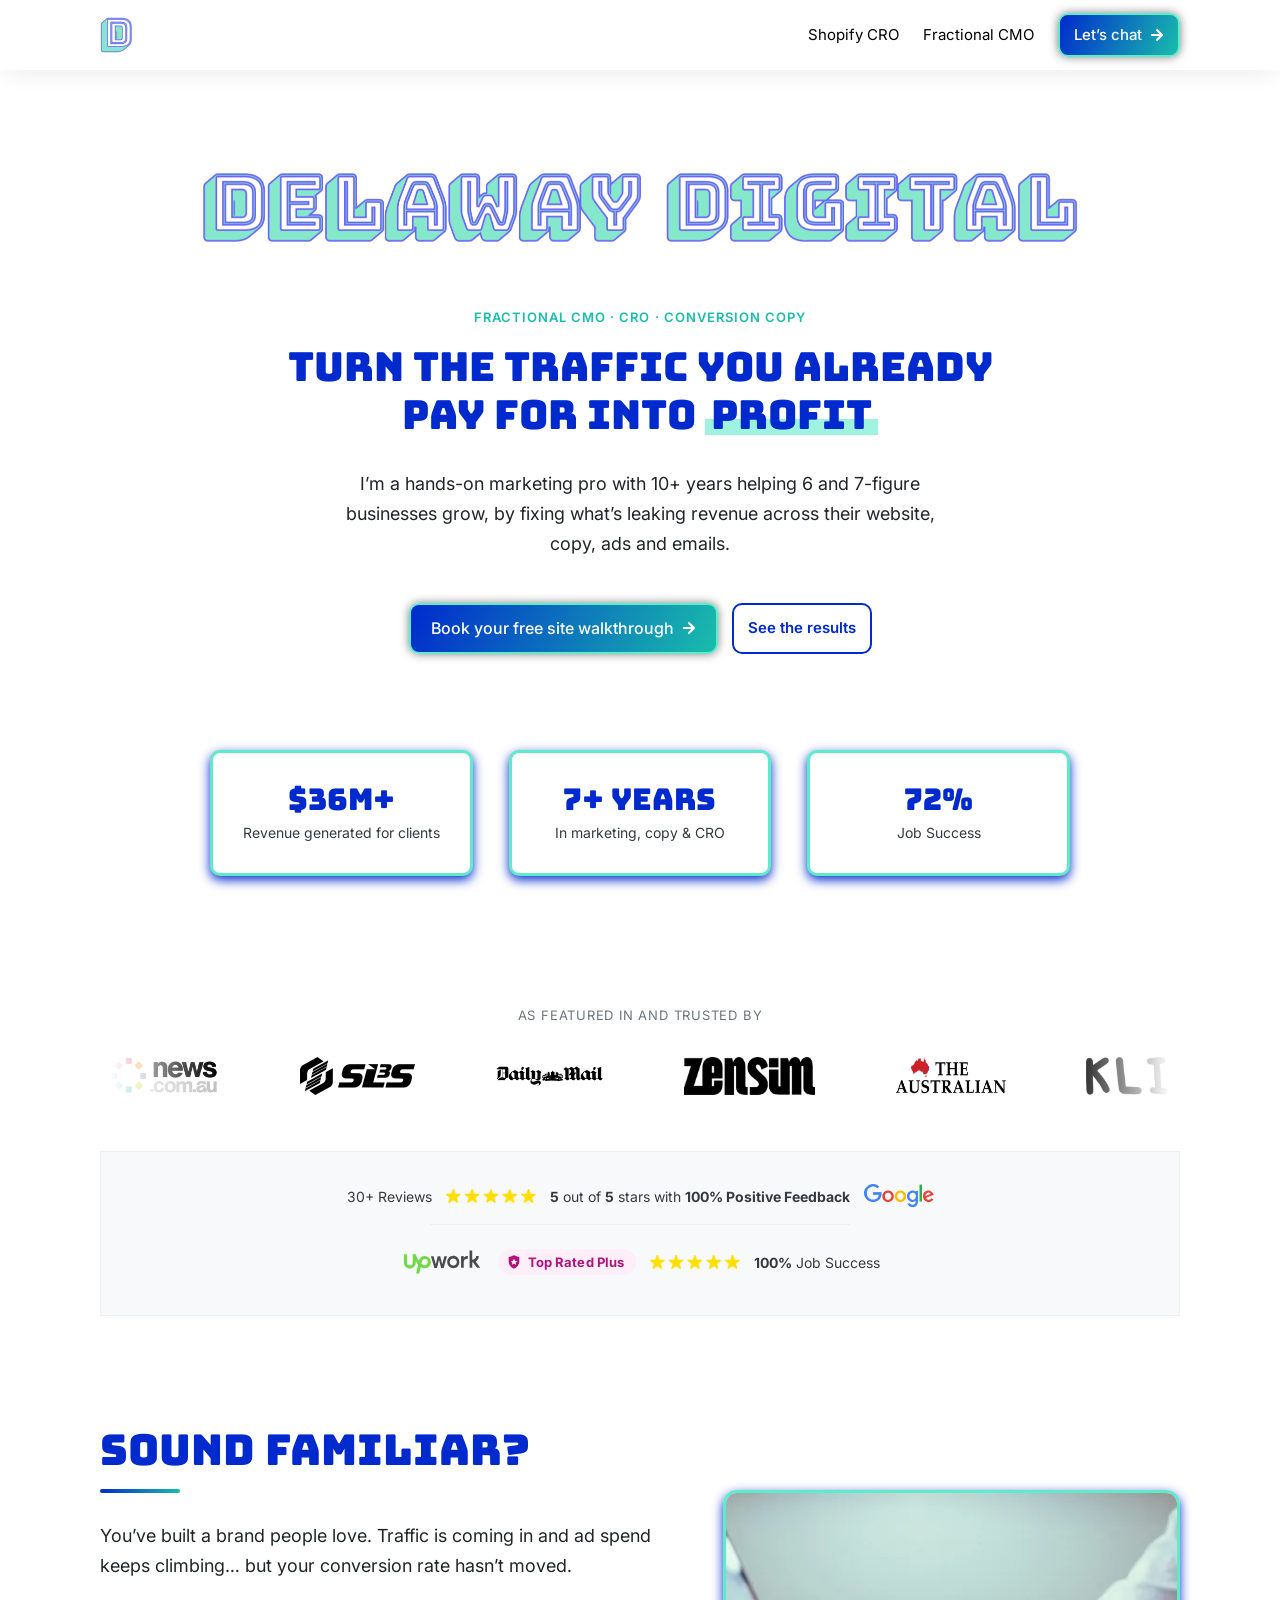
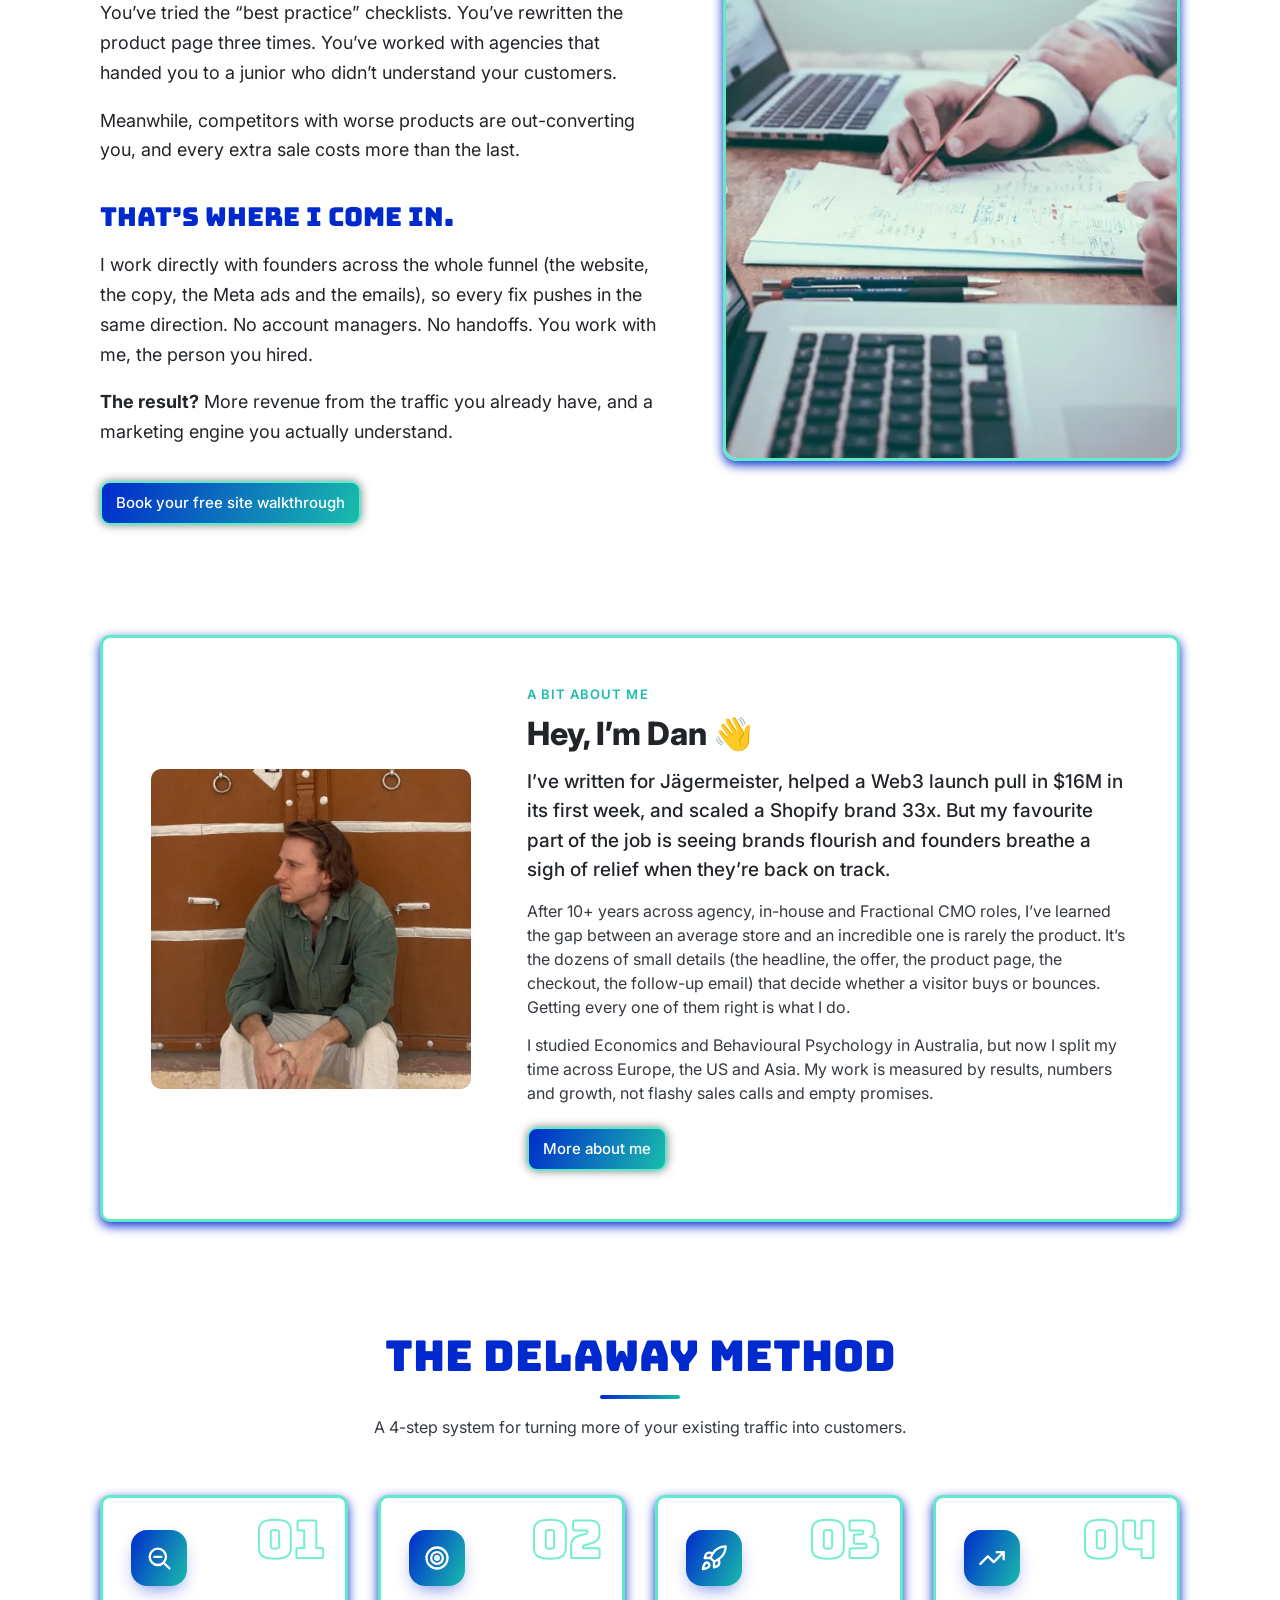
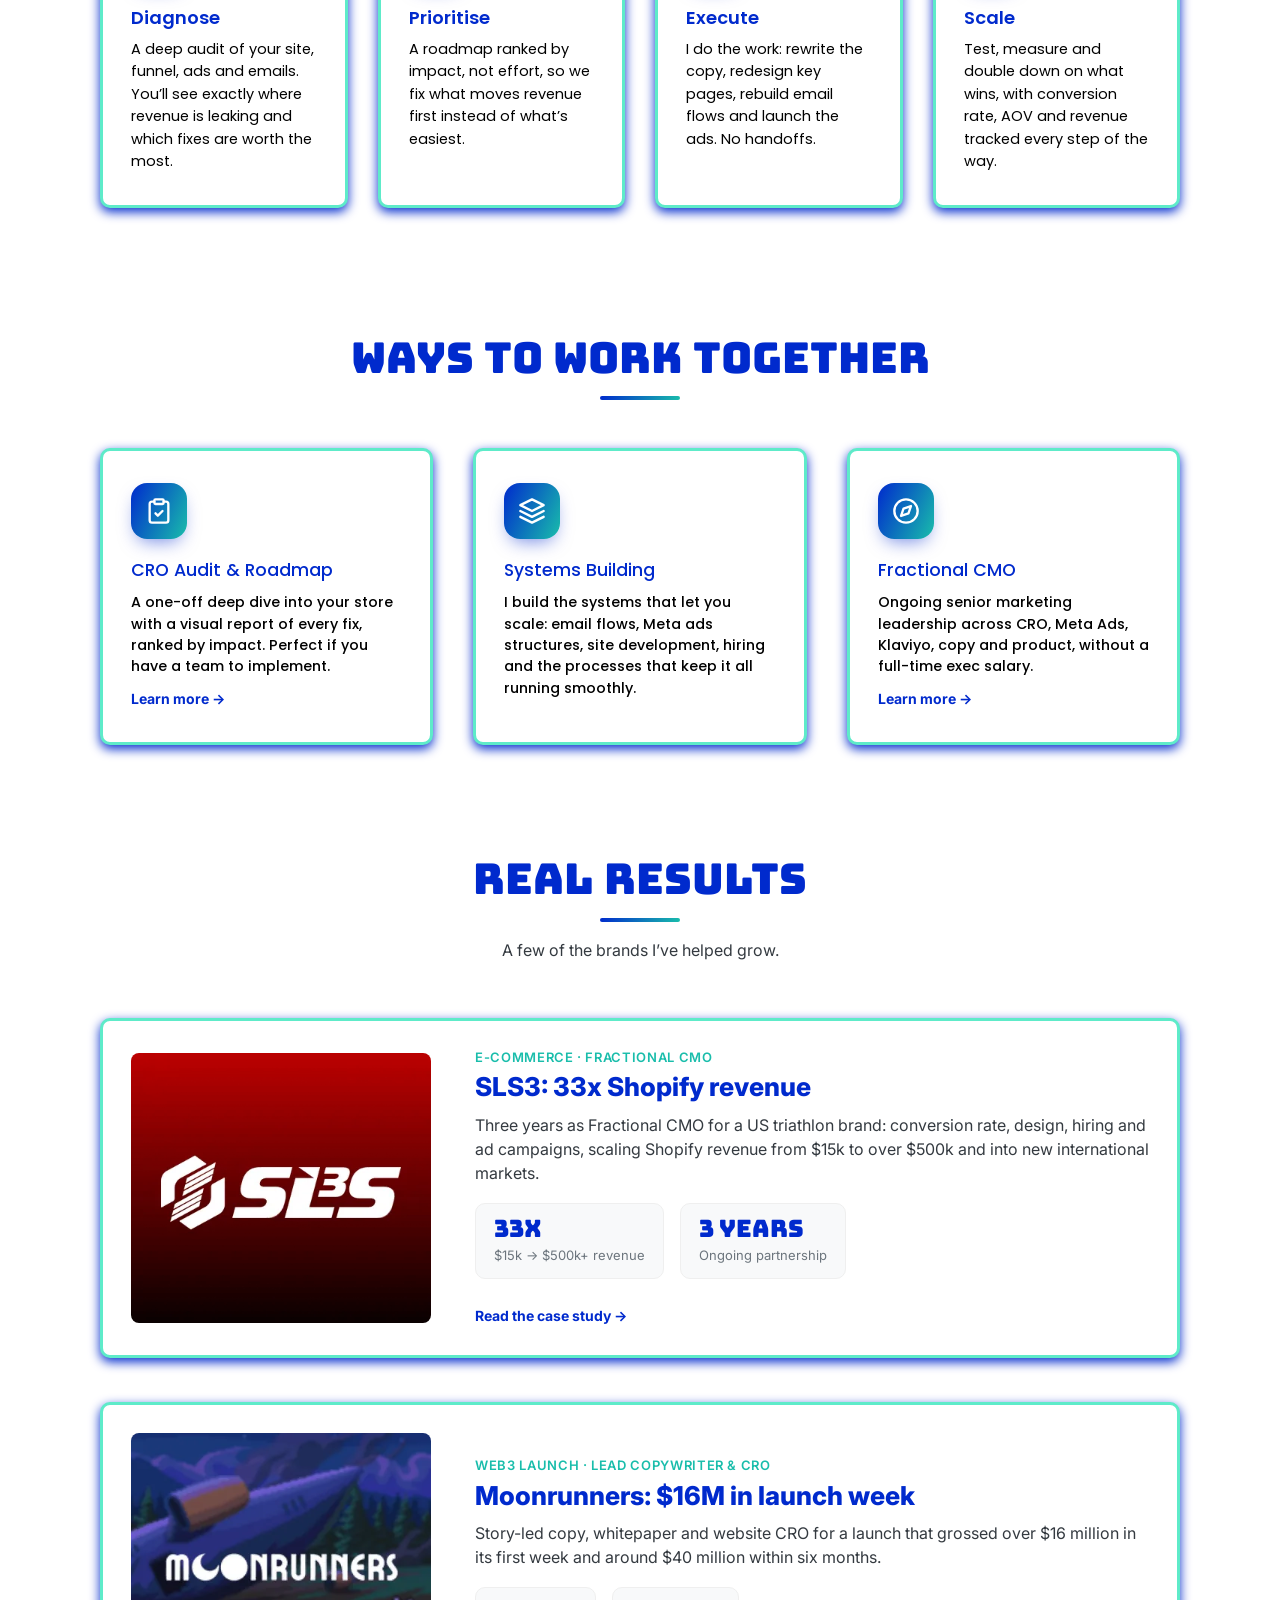
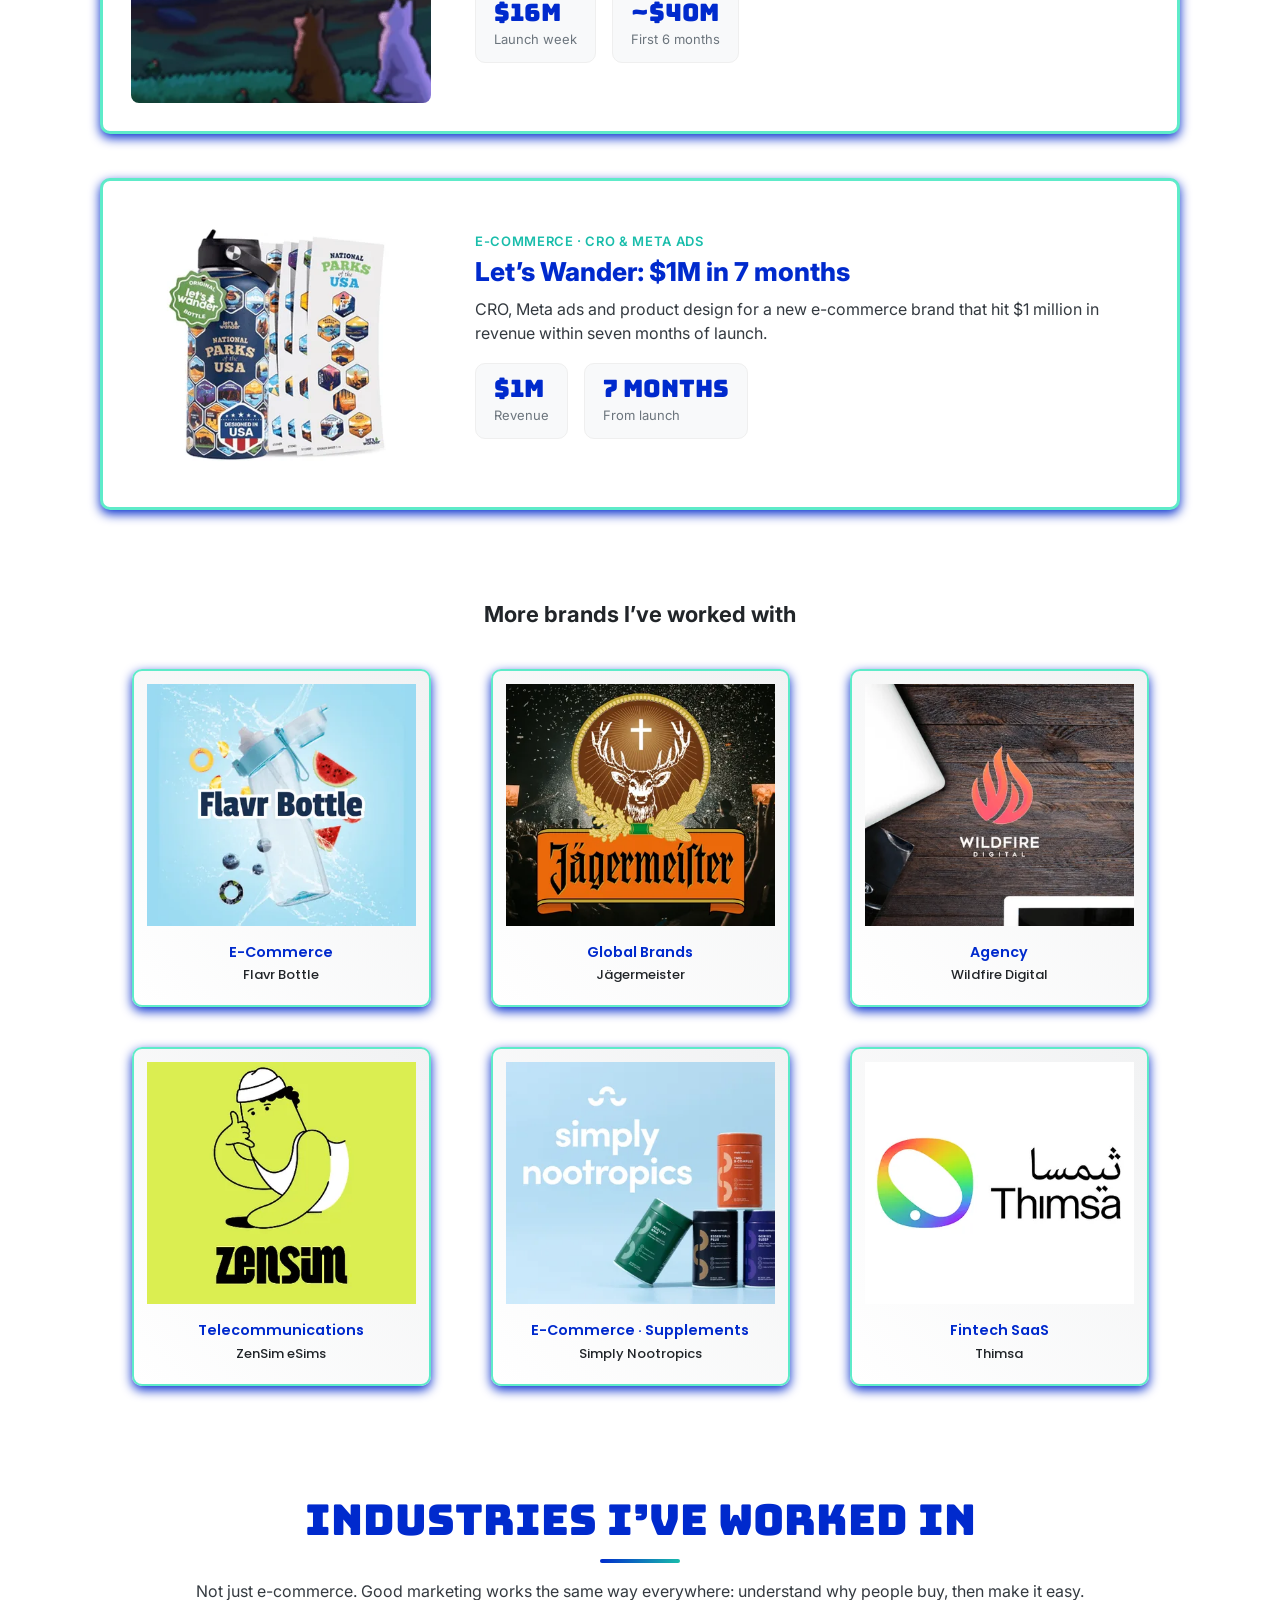
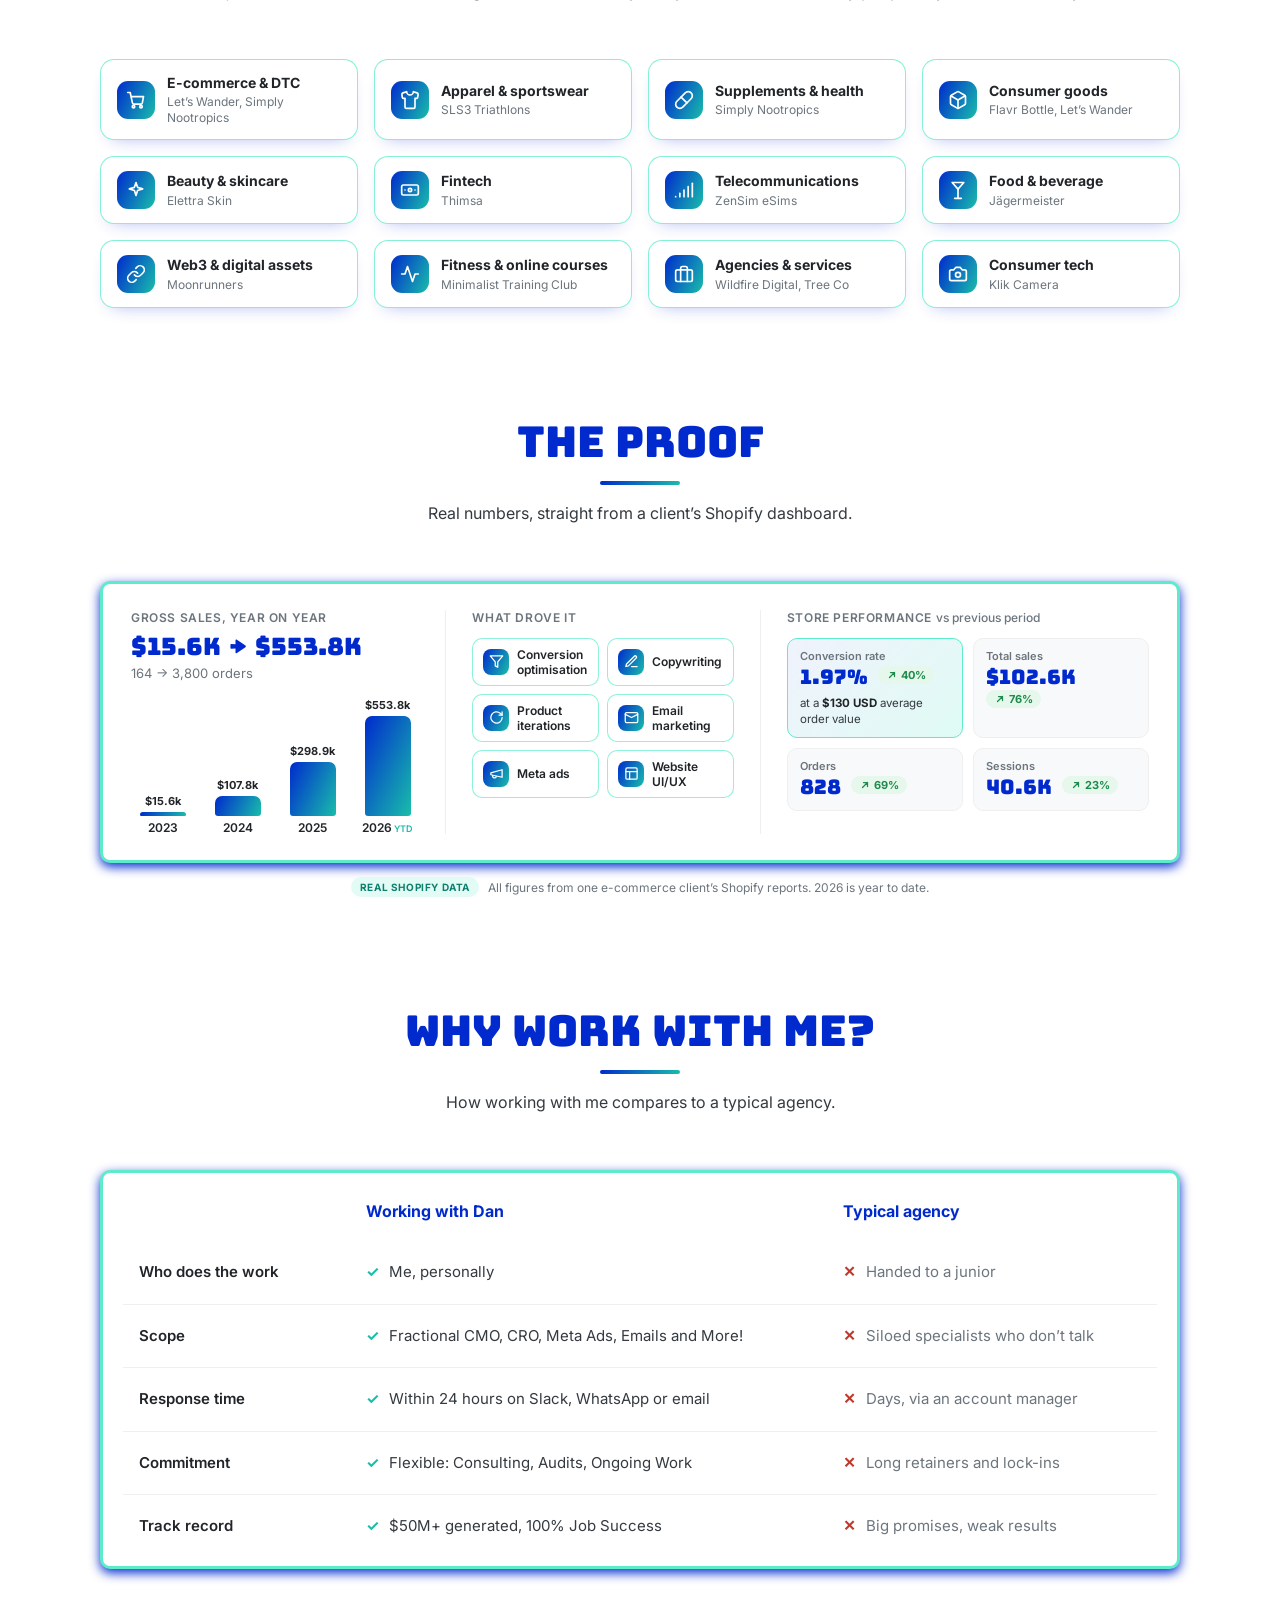
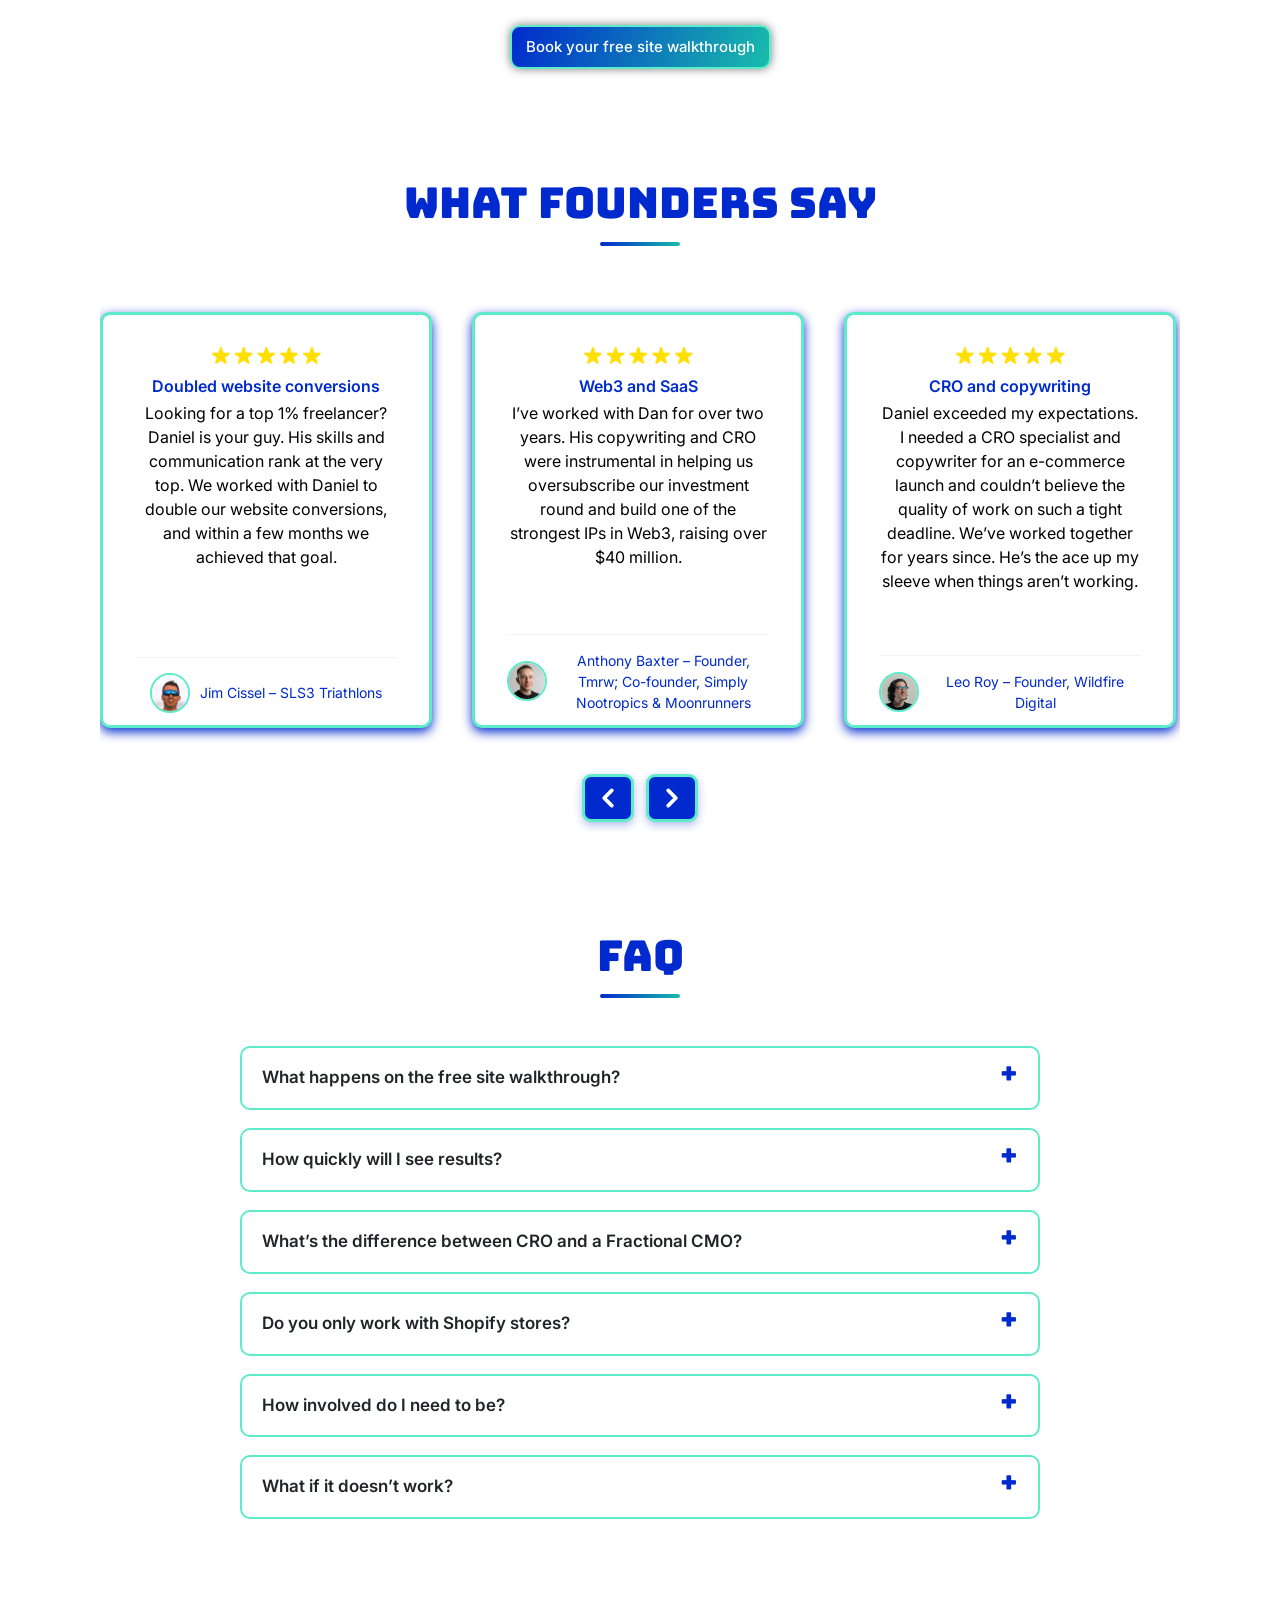
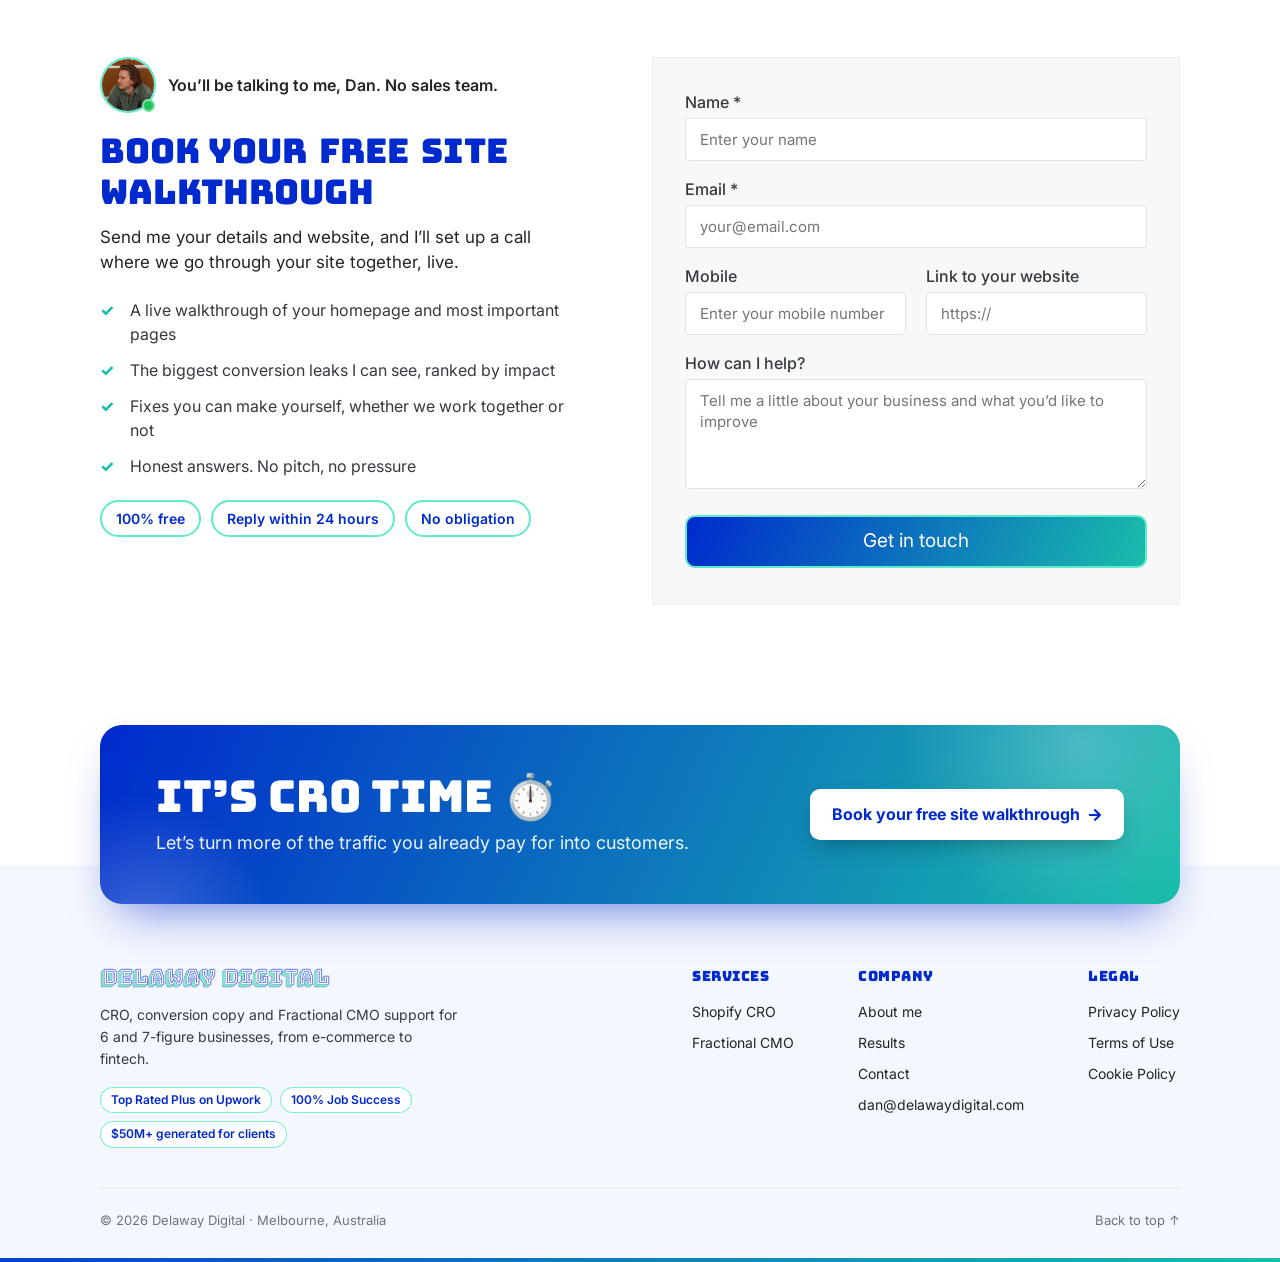
<file: index.html>
<!doctype html>
<html lang="en-AU">
<head>
  <meta charset="utf-8">
  <meta name="viewport" content="width=device-width, initial-scale=1">
  <title>Fractional CMO, CRO &amp; Conversion Copywriter | Delaway Digital</title>
  <meta name="description" content="Daniel Delaway is a hands-on marketing pro with 10+ years helping 6 and 7-figure businesses grow, from e-commerce and supplements to fintech and telecommunications. CRO, conversion copy, Meta ads, email and Fractional CMO support. Book a free site walkthrough.">
  <link rel="canonical" href="https://delawaydigital.com/">
  <meta property="og:type" content="website">
  <meta property="og:title" content="Fractional CMO, CRO &amp; Conversion Copywriter | Delaway Digital">
  <meta property="og:description" content="Turn the traffic you already pay for into profit. CRO, conversion copy, Meta ads, email and Fractional CMO support for growing businesses.">
  <meta property="og:url" content="https://delawaydigital.com/">
  <meta property="og:image" content="https://delawaydigital.com/assets/og-image.jpg">
  <meta name="twitter:card" content="summary_large_image">
  <script type="application/ld+json">
  {
    "@context": "https://schema.org",
    "@type": "ProfessionalService",
    "name": "Delaway Digital",
    "url": "https://delawaydigital.com/",
    "logo": "https://delawaydigital.com/assets/favicon-192.png",
    "image": "https://delawaydigital.com/assets/og-image.jpg",
    "description": "Conversion rate optimisation (CRO), conversion copywriting, Meta ads, email marketing and Fractional CMO support for growing businesses across e-commerce, fintech, telecommunications, supplements, apparel and consumer goods.",
    "areaServed": "Worldwide",
    "founder": {
      "@type": "Person",
      "name": "Daniel Delaway",
      "jobTitle": "Fractional CMO, CRO Specialist and Copywriter",
      "url": "https://delawaydigital.com/about/",
      "alumniOf": "Monash University"
    }
  }
  </script>
  <link rel="icon" href="/assets/favicon-32.png" sizes="32x32">
  <link rel="icon" href="/assets/favicon-192.png" sizes="192x192">
  <link rel="apple-touch-icon" href="/assets/apple-touch-icon.png">
  <link rel="preconnect" href="https://fonts.googleapis.com">
  <link rel="preconnect" href="https://fonts.gstatic.com" crossorigin>
  <link rel="stylesheet" href="https://fonts.googleapis.com/css2?family=Bungee&family=Inter:wght@400;500;600;700;800&family=Poppins:wght@400;500;600&display=swap">
  <link rel="stylesheet" href="/styles.css?v=20261007-7">
  <!-- Google tag (gtag.js): Google Ads AW-18464958375 -->
  <script async src="https://www.googletagmanager.com/gtag/js?id=AW-18464958375"></script>
  <script>
    window.dataLayer = window.dataLayer || [];
    function gtag(){dataLayer.push(arguments);}
    gtag('js', new Date());
    gtag('config', 'AW-18464958375');
  </script>
</head>
<body>
  <a class="skip-link" href="#main">Skip to content</a>

  <!-- ===== Header (same on every page) ===== -->
  <header class="site-header">
    <div class="container">
      <a class="logo" href="/" aria-label="Delaway Digital home"><img class="logo-mark" src="/assets/logo-dd-icon.png" alt="" width="32" height="36"></a>
      <nav class="site-nav" aria-label="Main">
        <a class="hide-mobile" href="/shopify-cro-consultant/">Shopify CRO</a>
        <a class="hide-mobile" href="/fractional-cmo/">Fractional CMO</a>
        <a class="btn" href="/#contact">Let’s chat
          <svg viewBox="0 0 448 512" aria-hidden="true"><path fill="currentColor" d="M190.5 66.9l22.2-22.2a23.9 23.9 0 0 1 33.9 0L441 239a23.9 23.9 0 0 1 0 33.9L246.6 467.3a23.9 23.9 0 0 1-33.9 0l-22.2-22.2a24 24 0 0 1 .4-34.3L311.4 296H24c-13.3 0-24-10.7-24-24v-32c0-13.3 10.7-24 24-24h287.4L190.9 101.2a23.9 23.9 0 0 1-.4-34.3z"/></svg>
        </a>
      </nav>
    </div>
  </header>

  <main id="main">

    <!-- ===== Hero: promise, two CTAs, headline stats ===== -->
    <section class="hero-v2">
      <div class="container">
        <img class="hero-wordmark" src="/assets/logo-delaway-digital-hero.webp" alt="Delaway Digital" width="1758" height="149">
        <p class="eyebrow">Fractional CMO · CRO · Conversion Copy</p>
        <h1>Turn the traffic you already pay for into <span class="highlight">profit</span></h1>
        <p class="lead">I’m a hands-on marketing pro with 10+ years helping 6 and 7-figure businesses grow, by fixing what’s leaking revenue across their website, copy, ads and emails.</p>
        <div class="hero-ctas">
          <a class="btn btn-lg" href="#contact">Book your free site walkthrough
            <svg viewBox="0 0 448 512" aria-hidden="true"><path fill="currentColor" d="M190.5 66.9l22.2-22.2a23.9 23.9 0 0 1 33.9 0L441 239a23.9 23.9 0 0 1 0 33.9L246.6 467.3a23.9 23.9 0 0 1-33.9 0l-22.2-22.2a24 24 0 0 1 .4-34.3L311.4 296H24c-13.3 0-24-10.7-24-24v-32c0-13.3 10.7-24 24-24h287.4L190.9 101.2a23.9 23.9 0 0 1-.4-34.3z"/></svg>
          </a>
          <a class="btn-outline btn-lg" href="#results">See the results</a>
        </div>

        <ul class="stats">
          <li class="stat glow-card"><strong data-count="50" data-prefix="$" data-suffix="M+">$50M+</strong><span>Revenue generated for clients</span></li>
          <li class="stat glow-card"><strong data-count="10" data-suffix="+ years">10+ years</strong><span>In marketing, copy &amp; CRO</span></li>
          <li class="stat glow-card"><strong data-count="100" data-suffix="%">100%</strong><span>Job Success</span></li>
        </ul>
      </div>
    </section>

    <!-- ===== Press / brand strip: duplicated list so the CSS marquee loops; the copy is hidden from screen readers ===== -->
    <section class="trust">
      <div class="container">
        <p class="trust-label">As featured in and trusted by</p>
        <div class="logo-strip" aria-label="As featured in">
          <div class="logo-track">
            <img src="/assets/press-news-com-au.png" alt="news.com.au" height="38">
            <img src="/assets/client-sls3.png" alt="SLS3" height="38">
            <img src="/assets/press-daily-mail.png" alt="Daily Mail" height="38">
            <img src="/assets/client-zensim.png" alt="ZenSim" height="38">
            <img src="/assets/press-the-australian.png" alt="The Australian" height="38">
            <img src="/assets/client-klik.png" alt="Klik" height="38">
            <img src="/assets/press-state-library-victoria.png" alt="State Library Victoria" height="38">
            <img src="/assets/client-lets-wander.png" alt="Let’s Wander" height="38">
            <img src="/assets/press-abc.png" alt="ABC" height="38">
            <img src="/assets/client-moonrunners.png" alt="Moonrunners" height="38">
            <img src="/assets/press-jagermeister.png" alt="Jägermeister" height="38">
            <img src="/assets/client-thimsa.png" alt="Thimsa" height="38">
            <img src="/assets/logo-wildfire-digital.png" alt="Wildfire Digital" height="38">
            <img class="wide" src="/assets/client-simply-nootropics.png" alt="Simply Nootropics" height="28">
            <img src="/assets/press-news-com-au.png" alt="" aria-hidden="true" height="38">
            <img src="/assets/client-sls3.png" alt="" aria-hidden="true" height="38">
            <img src="/assets/press-daily-mail.png" alt="" aria-hidden="true" height="38">
            <img src="/assets/client-zensim.png" alt="" aria-hidden="true" height="38">
            <img src="/assets/press-the-australian.png" alt="" aria-hidden="true" height="38">
            <img src="/assets/client-klik.png" alt="" aria-hidden="true" height="38">
            <img src="/assets/press-state-library-victoria.png" alt="" aria-hidden="true" height="38">
            <img src="/assets/client-lets-wander.png" alt="" aria-hidden="true" height="38">
            <img src="/assets/press-abc.png" alt="" aria-hidden="true" height="38">
            <img src="/assets/client-moonrunners.png" alt="" aria-hidden="true" height="38">
            <img src="/assets/press-jagermeister.png" alt="" aria-hidden="true" height="38">
            <img src="/assets/client-thimsa.png" alt="" aria-hidden="true" height="38">
            <img src="/assets/logo-wildfire-digital.png" alt="" aria-hidden="true" height="38">
            <img class="wide" src="/assets/client-simply-nootropics.png" alt="" aria-hidden="true" height="28">
          </div>
        </div>
        <div class="reviews-bar">
          <div class="review-group">
            <span>30+ Reviews</span>
            <img class="stars" src="/assets/rating-5-stars.png" alt="5 out of 5 stars" width="115" height="18">
            <span><strong>5</strong> out of <strong>5</strong> stars with <strong>100% Positive Feedback</strong></span>
            <img class="google" src="/assets/logo-google.png" alt="on Google" width="140" height="48">
          </div>
          <span class="review-divider" aria-hidden="true"></span>
          <div class="review-group">
            <img class="upwork" src="/assets/logo-upwork.svg" alt="Upwork" width="120" height="60">
            <span class="trp-badge">
              <svg viewBox="0 0 24 24" aria-hidden="true"><path fill="currentColor" d="M12 2 4 5v6c0 5 3.4 9.4 8 11 4.6-1.6 8-6 8-11V5l-8-3Zm0 5.2 1.5 3 3.3.5-2.4 2.3.6 3.3-3-1.6-3 1.6.6-3.3-2.4-2.3 3.3-.5 1.5-3Z"/></svg>
              Top Rated Plus
            </span>
            <img class="stars" src="/assets/rating-5-stars.png" alt="5-star client reviews" width="115" height="18">
            <span><strong>100%</strong> Job Success</span>
          </div>
        </div>
      </div>
    </section>

    <!-- ===== Problem story ===== -->
    <section class="section">
      <div class="container story-grid">
        <div class="story">
        <h2 class="section-title">Sound familiar?</h2>
        <p>You’ve built a brand people love. Traffic is coming in and ad spend keeps climbing… but your conversion rate hasn’t moved.</p>
        <p>You’ve tried the “best practice” checklists. You’ve rewritten the product page three times. You’ve worked with agencies that handed you to a junior who didn’t understand your customers.</p>
        <p>Meanwhile, competitors with worse products are out-converting you, and every extra sale costs more than the last.</p>
        <p class="story-turn">That’s where I come in.</p>
        <p>I work directly with founders across the whole funnel (the website, the copy, the Meta ads and the emails), so every fix pushes in the same direction. No account managers. No handoffs. You work with me, the person you hired.</p>
        <p><strong>The result?</strong> More revenue from the traffic you already have, and a marketing engine you actually understand.</p>
        <p><a class="btn" href="#contact">Book your free site walkthrough</a></p>
        </div>
        <img class="story-photo" src="/assets/cro-laptop-mobile.webp" alt="Two people mapping out marketing plans on paper beside their laptops" width="900" height="601" loading="lazy">
      </div>
    </section>

    <!-- ===== Personal intro ===== -->
    <section class="section" id="about-me">
      <div class="container intro-card glow-card">
        <img class="intro-photo" src="/assets/dan-delaway.webp" alt="Daniel Delaway sitting in front of a carved wooden door" width="800" height="800" loading="lazy">
        <div>
          <p class="eyebrow">A bit about me</p>
          <h2>Hey, I’m Dan 👋</h2>
          <p class="intro-lead">I’ve written for Jägermeister, helped a Web3 launch pull in $16M in its first week, and scaled a Shopify brand 33x. But my favourite part of the job is seeing brands flourish and founders breathe a sigh of relief when they’re back on track.</p>
          <p>After 10+ years across agency, in-house and Fractional CMO roles, I’ve learned the gap between an average store and an incredible one is rarely the product. It’s the dozens of small details (the headline, the offer, the product page, the checkout, the follow-up email) that decide whether a visitor buys or bounces. Getting every one of them right is what I do.</p>
          <p>I studied Economics and Behavioural Psychology in Australia, but now I split my time across Europe, the US and Asia. My work is measured by results, numbers and growth, not flashy sales calls and empty promises.</p>
          <a class="btn" href="/about/">More about me</a>
        </div>
      </div>
    </section>

    <!-- ===== Method ===== -->
    <section class="section">
      <div class="container">
        <h2 class="section-title center">The Delaway Method</h2>
        <p class="section-subtitle">A 4-step system for turning more of your existing traffic into customers.</p>
        <ol class="steps">
          <li class="step glow-card">
            <span class="step-num" aria-hidden="true">01</span>
            <span class="step-icon" aria-hidden="true"><svg viewBox="0 0 24 24" fill="none" stroke="currentColor" stroke-width="2" stroke-linecap="round" stroke-linejoin="round"><circle cx="11" cy="11" r="7"/><path d="m21 21-4.3-4.3"/><path d="M8 11h6"/></svg></span>
            <h3>Diagnose</h3>
            <p>A deep audit of your site, funnel, ads and emails. You’ll see exactly where revenue is leaking and which fixes are worth the most.</p>
          </li>
          <li class="step glow-card">
            <span class="step-num" aria-hidden="true">02</span>
            <span class="step-icon" aria-hidden="true"><svg viewBox="0 0 24 24" fill="none" stroke="currentColor" stroke-width="2" stroke-linecap="round" stroke-linejoin="round"><circle cx="12" cy="12" r="9"/><circle cx="12" cy="12" r="5"/><circle cx="12" cy="12" r="1.5"/></svg></span>
            <h3>Prioritise</h3>
            <p>A roadmap ranked by impact, not effort, so we fix what moves revenue first instead of what’s easiest.</p>
          </li>
          <li class="step glow-card">
            <span class="step-num" aria-hidden="true">03</span>
            <span class="step-icon" aria-hidden="true"><svg viewBox="0 0 24 24" fill="none" stroke="currentColor" stroke-width="2" stroke-linecap="round" stroke-linejoin="round"><path d="M4.5 16.5c-1.5 1.26-2 5-2 5s3.74-.5 5-2c.71-.84.7-2.13-.09-2.91a2.18 2.18 0 0 0-2.91-.09z"/><path d="m12 15-3-3a22 22 0 0 1 2-3.95A12.88 12.88 0 0 1 22 2c0 2.72-.78 7.5-6 11a22.35 22.35 0 0 1-4 2z"/><path d="M9 12H4s.55-3.03 2-4c1.62-1.08 5 0 5 0"/><path d="M12 15v5s3.03-.55 4-2c1.08-1.62 0-5 0-5"/></svg></span>
            <h3>Execute</h3>
            <p>I do the work: rewrite the copy, redesign key pages, rebuild email flows and launch the ads. No handoffs.</p>
          </li>
          <li class="step glow-card">
            <span class="step-num" aria-hidden="true">04</span>
            <span class="step-icon" aria-hidden="true"><svg viewBox="0 0 24 24" fill="none" stroke="currentColor" stroke-width="2" stroke-linecap="round" stroke-linejoin="round"><polyline points="22 7 13.5 15.5 8.5 10.5 2 17"/><polyline points="16 7 22 7 22 13"/></svg></span>
            <h3>Scale</h3>
            <p>Test, measure and double down on what wins, with conversion rate, AOV and revenue tracked every step of the way.</p>
          </li>
        </ol>
      </div>
    </section>

    <!-- ===== Ways to work together ===== -->
    <section class="section">
      <div class="container">
        <h2 class="section-title center">Ways to work together</h2>
        <div class="card-grid">
          <article class="service-card glow-card">
            <span class="icon-tile" aria-hidden="true"><svg viewBox="0 0 24 24" fill="none" stroke="currentColor" stroke-width="2" stroke-linecap="round" stroke-linejoin="round"><rect x="8" y="2" width="8" height="4" rx="1"/><path d="M16 4h2a2 2 0 0 1 2 2v14a2 2 0 0 1-2 2H6a2 2 0 0 1-2-2V6a2 2 0 0 1 2-2h2"/><path d="m9 14 2 2 4-4"/></svg></span>
            <h3>CRO Audit &amp; Roadmap</h3>
            <p>A one-off deep dive into your store with a visual report of every fix, ranked by impact. Perfect if you have a team to implement.</p>
            <a class="card-link" href="/shopify-cro-consultant/">Learn more →</a>
          </article>
          <article class="service-card glow-card">
            <span class="icon-tile" aria-hidden="true"><svg viewBox="0 0 24 24" fill="none" stroke="currentColor" stroke-width="2" stroke-linecap="round" stroke-linejoin="round"><path d="m12 2 10 5-10 5L2 7l10-5z"/><path d="m2 17 10 5 10-5"/><path d="m2 12 10 5 10-5"/></svg></span>
            <h3>Systems Building</h3>
            <p>I build the systems that let you scale: email flows, Meta ads structures, site development, hiring and the processes that keep it all running smoothly.</p>
          </article>
          <article class="service-card glow-card">
            <span class="icon-tile" aria-hidden="true"><svg viewBox="0 0 24 24" fill="none" stroke="currentColor" stroke-width="2" stroke-linecap="round" stroke-linejoin="round"><circle cx="12" cy="12" r="10"/><path d="m16.24 7.76-2.12 6.36-6.36 2.12 2.12-6.36 6.36-2.12z"/></svg></span>
            <h3>Fractional CMO</h3>
            <p>Ongoing senior marketing leadership across CRO, Meta Ads, Klaviyo, copy and product, without a full-time exec salary.</p>
            <a class="card-link" href="/fractional-cmo/">Learn more →</a>
          </article>
        </div>
      </div>
    </section>

    <!-- ===== Results ===== -->
    <section class="section" id="results">
      <div class="container">
        <h2 class="section-title center">Real results</h2>
        <p class="section-subtitle">A few of the brands I’ve helped grow.</p>

        <div class="results">
          <article class="result glow-card">
            <img src="/assets/case-study-sls3-triathlons.webp" alt="SLS3 Triathlons logo" width="400" height="360" loading="lazy">
            <div>
              <p class="category">E-commerce · Fractional CMO</p>
              <h3>SLS3: 33x Shopify revenue</h3>
              <p>Three years as Fractional CMO for a US triathlon brand: conversion rate, design, hiring and ad campaigns, scaling Shopify revenue from $15k to over $500k and into new international markets.</p>
              <ul class="metrics">
                <li><strong data-count="33" data-suffix="x">33x</strong><span>$15k → $500k+ revenue</span></li>
                <li><strong data-count="3" data-suffix=" years">3 years</strong><span>Ongoing partnership</span></li>
              </ul>
              <a class="card-link" href="/results/sls3/">Read the case study →</a>
            </div>
          </article>
          <article class="result glow-card">
            <img src="/assets/case-study-moonrunners.webp" alt="Moonrunners logo over a moonlit night scene" width="400" height="360" loading="lazy">
            <div>
              <p class="category">Web3 launch · Lead Copywriter &amp; CRO</p>
              <h3>Moonrunners: $16M in launch week</h3>
              <p>Story-led copy, whitepaper and website CRO for a launch that grossed over $16 million in its first week and around $40 million within six months.</p>
              <ul class="metrics">
                <li><strong data-count="16" data-prefix="$" data-suffix="M">$16M</strong><span>Launch week</span></li>
                <li><strong data-count="40" data-prefix="~$" data-suffix="M">~$40M</strong><span>First 6 months</span></li>
              </ul>
            </div>
          </article>
          <article class="result glow-card">
            <img src="/assets/case-study-lets-wander.webp" alt="Let’s Wander travel game packaging" width="400" height="360" loading="lazy">
            <div>
              <p class="category">E-commerce · CRO &amp; Meta Ads</p>
              <h3>Let’s Wander: $1M in 7 months</h3>
              <p>CRO, Meta ads and product design for a new e-commerce brand that hit $1 million in revenue within seven months of launch.</p>
              <ul class="metrics">
                <li><strong data-count="1" data-prefix="$" data-suffix="M">$1M</strong><span>Revenue</span></li>
                <li><strong data-count="7" data-suffix=" months">7 months</strong><span>From launch</span></li>
              </ul>
            </div>
          </article>
        </div>

        <h3 class="subhead">More brands I’ve worked with</h3>
        <div class="case-grid">
          <article class="case-card flip" tabindex="0">
            <div class="flip-inner">
              <div class="flip-front">
                <img src="/assets/case-study-flavr-bottle.webp" alt="Flavr Bottle water bottle with fruit" width="400" height="360" loading="lazy">
                <p class="category">E-Commerce</p>
                <h3>Flavr Bottle</h3>
              </div>
              <div class="flip-back">
                <p class="flip-title" aria-hidden="true">Flavr Bottle</p>
                <p>Fractional CMO and CRO consultant for an e-commerce launch that grossed $250k in its first month.</p>
              </div>
            </div>
          </article>
          <article class="case-card flip" tabindex="0">
            <div class="flip-inner">
              <div class="flip-front">
                <img src="/assets/case-study-jagermeister.webp" alt="Jägermeister logo" width="400" height="360" loading="lazy">
                <p class="category">Global Brands</p>
                <h3>Jägermeister</h3>
              </div>
              <div class="flip-back">
                <p class="flip-title" aria-hidden="true">Jägermeister</p>
                <p>International copywriter for a brand turning over half a billion a year, tailoring copy for audiences around the world.</p>
              </div>
            </div>
          </article>
          <article class="case-card flip" tabindex="0">
            <div class="flip-inner">
              <div class="flip-front">
                <img src="/assets/case-study-wildfire-digital.webp" alt="Wildfire Digital logo" width="400" height="360" loading="lazy">
                <p class="category">Agency</p>
                <h3>Wildfire Digital</h3>
              </div>
              <div class="flip-back">
                <p class="flip-title" aria-hidden="true">Wildfire Digital</p>
                <p>Lead CRO Specialist and Copywriter for one of Australia’s most successful Digital Marketing Agencies, working with e-com clients and SMEs.</p>
              </div>
            </div>
          </article>
          <article class="case-card flip" tabindex="0">
            <div class="flip-inner">
              <div class="flip-front">
                <img src="/assets/case-study-zensim.webp" alt="ZenSim eSims logo with illustrated mascot" width="400" height="360" loading="lazy">
                <p class="category">Telecommunications</p>
                <h3>ZenSim eSims</h3>
              </div>
              <div class="flip-back">
                <p class="flip-title" aria-hidden="true">ZenSim eSims</p>
                <p>Fractional CMO for one of Australia’s most exciting startups, responsible for Meta Ads, Klaviyo setup and CRO.</p>
              </div>
            </div>
          </article>
          <article class="case-card flip" tabindex="0">
            <div class="flip-inner">
              <div class="flip-front">
                <img src="/assets/case-study-simply-nootropics.webp" alt="Simply Nootropics logo beside a stack of their supplement tins" width="400" height="360" loading="lazy">
                <p class="category">E-Commerce · Supplements</p>
                <h3>Simply Nootropics</h3>
              </div>
              <div class="flip-back">
                <p class="flip-title" aria-hidden="true">Simply Nootropics</p>
                <p>CRO specialist and copywriter for a New Zealand-based nootropic and collagen supplement brand, sharpening the site and messaging to turn more visitors into customers.</p>
              </div>
            </div>
          </article>
          <article class="case-card flip" tabindex="0">
            <div class="flip-inner">
              <div class="flip-front">
                <img src="/assets/case-study-thimsa.webp" alt="Thimsa logo" width="400" height="360" loading="lazy">
                <p class="category">Fintech SaaS</p>
                <h3>Thimsa</h3>
              </div>
              <div class="flip-back">
                <p class="flip-title" aria-hidden="true">Thimsa</p>
                <p>Copywriter and CRO expert for a Dubai-based fintech startup revolutionising C2B and B2B payments.</p>
              </div>
            </div>
          </article>
        </div>
      </div>
    </section>

    <!-- ===== Industries ===== -->
    <section class="section" id="industries">
      <div class="container">
        <h2 class="section-title center">Industries I’ve worked in</h2>
        <p class="section-subtitle">Not just e-commerce. Good marketing works the same way everywhere: understand why people buy, then make it easy.</p>
        <ul class="industries">
          <li class="industry">
            <span class="industry-icon" aria-hidden="true"><svg viewBox="0 0 24 24" fill="none" stroke="currentColor" stroke-width="2" stroke-linecap="round" stroke-linejoin="round"><circle cx="9" cy="20" r="1.5"/><circle cx="18" cy="20" r="1.5"/><path d="M2 3h3l2.7 12.4a2 2 0 0 0 2 1.6h7.9a2 2 0 0 0 2-1.5L21 8H6"/></svg></span>
            <span><strong>E-commerce &amp; DTC</strong><small>Let’s Wander, Simply Nootropics</small></span>
          </li>
          <li class="industry">
            <span class="industry-icon" aria-hidden="true"><svg viewBox="0 0 24 24" fill="none" stroke="currentColor" stroke-width="2" stroke-linecap="round" stroke-linejoin="round"><path d="M20.38 3.46 16 2a4 4 0 0 1-8 0L3.62 3.46a2 2 0 0 0-1.34 2.23l.58 3.47a1 1 0 0 0 .99.84H6v10a2 2 0 0 0 2 2h8a2 2 0 0 0 2-2V10h2.15a1 1 0 0 0 .99-.84l.58-3.47a2 2 0 0 0-1.34-2.23z"/></svg></span>
            <span><strong>Apparel &amp; sportswear</strong><small>SLS3 Triathlons</small></span>
          </li>
          <li class="industry">
            <span class="industry-icon" aria-hidden="true"><svg viewBox="0 0 24 24" fill="none" stroke="currentColor" stroke-width="2" stroke-linecap="round" stroke-linejoin="round"><path d="m10.5 20.5 10-10a4.95 4.95 0 1 0-7-7l-10 10a4.95 4.95 0 1 0 7 7Z"/><path d="m8.5 8.5 7 7"/></svg></span>
            <span><strong>Supplements &amp; health</strong><small>Simply Nootropics</small></span>
          </li>
          <li class="industry">
            <span class="industry-icon" aria-hidden="true"><svg viewBox="0 0 24 24" fill="none" stroke="currentColor" stroke-width="2" stroke-linecap="round" stroke-linejoin="round"><path d="M21 16V8a2 2 0 0 0-1-1.73l-7-4a2 2 0 0 0-2 0l-7 4A2 2 0 0 0 3 8v8a2 2 0 0 0 1 1.73l7 4a2 2 0 0 0 2 0l7-4A2 2 0 0 0 21 16z"/><path d="M3.27 6.96 12 12.01l8.73-5.05"/><path d="M12 22.08V12"/></svg></span>
            <span><strong>Consumer goods</strong><small>Flavr Bottle, Let’s Wander</small></span>
          </li>
          <li class="industry">
            <span class="industry-icon" aria-hidden="true"><svg viewBox="0 0 24 24" fill="none" stroke="currentColor" stroke-width="2" stroke-linecap="round" stroke-linejoin="round"><path d="M12 3l1.9 5.8L20 10.7l-6.1 1.9L12 18.5l-1.9-5.9L4 10.7l6.1-1.9L12 3z"/></svg></span>
            <span><strong>Beauty &amp; skincare</strong><small>Elettra Skin</small></span>
          </li>
          <li class="industry">
            <span class="industry-icon" aria-hidden="true"><svg viewBox="0 0 24 24" fill="none" stroke="currentColor" stroke-width="2" stroke-linecap="round" stroke-linejoin="round"><rect x="2" y="6" width="20" height="12" rx="2"/><circle cx="12" cy="12" r="2"/><path d="M6 12h.01M18 12h.01"/></svg></span>
            <span><strong>Fintech</strong><small>Thimsa</small></span>
          </li>
          <li class="industry">
            <span class="industry-icon" aria-hidden="true"><svg viewBox="0 0 24 24" fill="none" stroke="currentColor" stroke-width="2" stroke-linecap="round" stroke-linejoin="round"><path d="M2 20h.01"/><path d="M7 20v-4"/><path d="M12 20v-8"/><path d="M17 20V8"/><path d="M22 4v16"/></svg></span>
            <span><strong>Telecommunications</strong><small>ZenSim eSims</small></span>
          </li>
          <li class="industry">
            <span class="industry-icon" aria-hidden="true"><svg viewBox="0 0 24 24" fill="none" stroke="currentColor" stroke-width="2" stroke-linecap="round" stroke-linejoin="round"><path d="M8 22h8"/><path d="M12 11v11"/><path d="M5 3h14l-7 8z"/></svg></span>
            <span><strong>Food &amp; beverage</strong><small>Jägermeister</small></span>
          </li>
          <li class="industry">
            <span class="industry-icon" aria-hidden="true"><svg viewBox="0 0 24 24" fill="none" stroke="currentColor" stroke-width="2" stroke-linecap="round" stroke-linejoin="round"><path d="M10 13a5 5 0 0 0 7.54.54l3-3a5 5 0 0 0-7.07-7.07l-1.72 1.71"/><path d="M14 11a5 5 0 0 0-7.54-.54l-3 3a5 5 0 0 0 7.07 7.07l1.71-1.71"/></svg></span>
            <span><strong>Web3 &amp; digital assets</strong><small>Moonrunners</small></span>
          </li>
          <li class="industry">
            <span class="industry-icon" aria-hidden="true"><svg viewBox="0 0 24 24" fill="none" stroke="currentColor" stroke-width="2" stroke-linecap="round" stroke-linejoin="round"><path d="M22 12h-4l-3 9L9 3l-3 9H2"/></svg></span>
            <span><strong>Fitness &amp; online courses</strong><small>Minimalist Training Club</small></span>
          </li>
          <li class="industry">
            <span class="industry-icon" aria-hidden="true"><svg viewBox="0 0 24 24" fill="none" stroke="currentColor" stroke-width="2" stroke-linecap="round" stroke-linejoin="round"><rect x="2" y="7" width="20" height="14" rx="2"/><path d="M16 21V5a2 2 0 0 0-2-2h-4a2 2 0 0 0-2 2v16"/></svg></span>
            <span><strong>Agencies &amp; services</strong><small>Wildfire Digital, Tree Co</small></span>
          </li>
          <li class="industry">
            <span class="industry-icon" aria-hidden="true"><svg viewBox="0 0 24 24" fill="none" stroke="currentColor" stroke-width="2" stroke-linecap="round" stroke-linejoin="round"><path d="M14.5 4h-5L7 7H4a2 2 0 0 0-2 2v9a2 2 0 0 0 2 2h16a2 2 0 0 0 2-2V9a2 2 0 0 0-2-2h-3l-2.5-3z"/><circle cx="12" cy="13" r="3"/></svg></span>
            <span><strong>Consumer tech</strong><small>Klik Camera</small></span>
          </li>
        </ul>
      </div>
    </section>

    <!-- ===== Proof: one client's real Shopify numbers (brand kept anonymous) ===== -->
    <section class="section" id="proof">
      <div class="container">
        <h2 class="section-title center">The proof</h2>
        <p class="section-subtitle">Real numbers, straight from a client’s Shopify dashboard.</p>

        <div class="proof-card glow-card">
          <div class="proof-col proof-growth">
            <h3>Gross sales, year on year</h3>
            <p class="proof-headline">$15.6k <span aria-hidden="true">→</span> $553.8k</p>
            <p class="proof-sub">164 → 3,800 orders</p>
            <ol class="bars" aria-label="Gross sales by year">
                <li style="--h: 3.0">
                  <span class="bar-value">$15.6k</span>
                  <span class="bar" aria-hidden="true"></span>
                  <span class="bar-year">2023</span>
                </li>
                <li style="--h: 19.5">
                  <span class="bar-value">$107.8k</span>
                  <span class="bar" aria-hidden="true"></span>
                  <span class="bar-year">2024</span>
                </li>
                <li style="--h: 54.0">
                  <span class="bar-value">$298.9k</span>
                  <span class="bar" aria-hidden="true"></span>
                  <span class="bar-year">2025</span>
                </li>
                <li style="--h: 100.0">
                  <span class="bar-value">$553.8k</span>
                  <span class="bar" aria-hidden="true"></span>
                  <span class="bar-year">2026<em> YTD</em></span>
                </li>
            </ol>
          </div>

          <div class="proof-col proof-drivers">
            <h3>What drove it</h3>
            <ul class="drivers">
              <li class="driver"><span class="driver-icon" aria-hidden="true"><svg viewBox="0 0 24 24" fill="none" stroke="currentColor" stroke-width="2" stroke-linecap="round" stroke-linejoin="round"><path d="M22 3H2l8 9.46V19l4 2v-8.54L22 3z"/></svg></span><span>Conversion optimisation</span></li>
              <li class="driver"><span class="driver-icon" aria-hidden="true"><svg viewBox="0 0 24 24" fill="none" stroke="currentColor" stroke-width="2" stroke-linecap="round" stroke-linejoin="round"><path d="M12 20h9"/><path d="M16.5 3.5a2.12 2.12 0 0 1 3 3L7 19l-4 1 1-4L16.5 3.5z"/></svg></span><span>Copywriting</span></li>
              <li class="driver"><span class="driver-icon" aria-hidden="true"><svg viewBox="0 0 24 24" fill="none" stroke="currentColor" stroke-width="2" stroke-linecap="round" stroke-linejoin="round"><path d="M21 12a9 9 0 1 1-3-6.7L21 8"/><path d="M21 3v5h-5"/></svg></span><span>Product iterations</span></li>
              <li class="driver"><span class="driver-icon" aria-hidden="true"><svg viewBox="0 0 24 24" fill="none" stroke="currentColor" stroke-width="2" stroke-linecap="round" stroke-linejoin="round"><rect x="2" y="4" width="20" height="16" rx="2"/><path d="m22 7-10 5L2 7"/></svg></span><span>Email marketing</span></li>
              <li class="driver"><span class="driver-icon" aria-hidden="true"><svg viewBox="0 0 24 24" fill="none" stroke="currentColor" stroke-width="2" stroke-linecap="round" stroke-linejoin="round"><path d="m3 11 18-5v12L3 14v-3z"/><path d="M11.6 16.8a3 3 0 1 1-5.8-1.6"/></svg></span><span>Meta ads</span></li>
              <li class="driver"><span class="driver-icon" aria-hidden="true"><svg viewBox="0 0 24 24" fill="none" stroke="currentColor" stroke-width="2" stroke-linecap="round" stroke-linejoin="round"><rect x="3" y="3" width="18" height="18" rx="2"/><path d="M3 9h18"/><path d="M9 21V9"/></svg></span><span>Website UI/UX</span></li>
            </ul>
          </div>

          <div class="proof-col">
            <h3>Store performance <span class="proof-period">vs previous period</span></h3>
            <ul class="kpis">
              <li class="kpi kpi-lead">
                <span class="kpi-label">Conversion rate</span>
                <strong data-count="1.97" data-decimals="2" data-suffix="%">1.97%</strong>
                <span class="proof-badge"><svg viewBox="0 0 24 24" aria-hidden="true"><path fill="none" stroke="currentColor" stroke-width="2.5" stroke-linecap="round" stroke-linejoin="round" d="M7 17 17 7M9 7h8v8"/></svg> 40%</span>
                <span class="kpi-note">at a <strong>$130 USD</strong> average order value</span>
              </li>
              <li class="kpi">
                <span class="kpi-label">Total sales</span>
                <strong data-count="102.6" data-decimals="1" data-prefix="$" data-suffix="K">$102.6K</strong>
                <span class="proof-badge"><svg viewBox="0 0 24 24" aria-hidden="true"><path fill="none" stroke="currentColor" stroke-width="2.5" stroke-linecap="round" stroke-linejoin="round" d="M7 17 17 7M9 7h8v8"/></svg> 76%</span>
              </li>
              <li class="kpi">
                <span class="kpi-label">Orders</span>
                <strong data-count="828">828</strong>
                <span class="proof-badge"><svg viewBox="0 0 24 24" aria-hidden="true"><path fill="none" stroke="currentColor" stroke-width="2.5" stroke-linecap="round" stroke-linejoin="round" d="M7 17 17 7M9 7h8v8"/></svg> 69%</span>
              </li>
              <li class="kpi">
                <span class="kpi-label">Sessions</span>
                <strong data-count="40.6" data-decimals="1" data-suffix="K">40.6K</strong>
                <span class="proof-badge"><svg viewBox="0 0 24 24" aria-hidden="true"><path fill="none" stroke="currentColor" stroke-width="2.5" stroke-linecap="round" stroke-linejoin="round" d="M7 17 17 7M9 7h8v8"/></svg> 23%</span>
              </li>
            </ul>
          </div>
        </div>
        <p class="proof-note"><span class="proof-tag">Real Shopify data</span> All figures from one e-commerce client’s Shopify reports. 2026 is year to date.</p>
      </div>
    </section>

    <!-- ===== Comparison ===== -->
    <section class="section" id="compare">
      <div class="container">
        <h2 class="section-title center">Why work with me?</h2>
        <p class="section-subtitle">How working with me compares to a typical agency.</p>
        <div class="compare-wrap glow-card">
          <table class="compare">
            <thead>
              <tr><th scope="col"><span class="visually-hidden">Criteria</span></th><th scope="col">Working with Dan</th><th scope="col">Typical agency</th></tr>
            </thead>
            <tbody>
              <tr><th scope="row">Who does the work</th><td><span class="yes">✓</span> Me, personally</td><td><span class="no">✕</span> Handed to a junior</td></tr>
              <tr><th scope="row">Scope</th><td><span class="yes">✓</span> Fractional CMO, CRO, Meta Ads, Emails and More!</td><td><span class="no">✕</span> Siloed specialists who don’t talk</td></tr>
              <tr><th scope="row">Response time</th><td><span class="yes">✓</span> Within 24 hours on Slack, WhatsApp or email</td><td><span class="no">✕</span> Days, via an account manager</td></tr>
              <tr><th scope="row">Commitment</th><td><span class="yes">✓</span> Flexible: Consulting, Audits, Ongoing Work</td><td><span class="no">✕</span> Long retainers and lock-ins</td></tr>
              <tr><th scope="row">Track record</th><td><span class="yes">✓</span> $50M+ generated, 100% Job Success</td><td><span class="no">✕</span> Big promises, weak results</td></tr>
            </tbody>
          </table>
        </div>
        <p class="center"><a class="btn" href="#contact">Book your free site walkthrough</a></p>
      </div>
    </section>

    <!-- ===== Testimonials ===== -->
    <section class="section" id="testimonials">
      <div class="container">
        <h2 class="section-title center">What founders say</h2>
        <div class="testimonial-carousel" aria-label="Client testimonials">
          <div class="testimonial-grid" tabindex="0">
          <figure class="testimonial glow-card">
            <img class="stars" src="/assets/rating-5-stars.png" alt="5 out of 5 stars" width="115" height="18">
            <h3>Doubled website conversions</h3>
            <blockquote>Looking for a top 1% freelancer? Daniel is your guy. His skills and communication rank at the very top. We worked with Daniel to double our website conversions, and within a few months we achieved that goal.</blockquote>
            <figcaption class="with-avatar"><img src="/assets/testimonial-jim-cissel.webp" alt="Jim Cissel" width="40" height="40" loading="lazy"><span>Jim Cissel – SLS3 Triathlons</span></figcaption>
          </figure>
          <figure class="testimonial glow-card">
            <img class="stars" src="/assets/rating-5-stars.png" alt="5 out of 5 stars" width="115" height="18">
            <h3>Web3 and SaaS</h3>
            <blockquote>I’ve worked with Dan for over two years. His copywriting and CRO were instrumental in helping us oversubscribe our investment round and build one of the strongest IPs in Web3, raising over $40 million.</blockquote>
            <figcaption class="with-avatar"><img src="/assets/testimonial-anthony-baxter.webp" alt="Anthony Baxter" width="40" height="40" loading="lazy"><span>Anthony Baxter – Founder, Tmrw; Co-founder, Simply Nootropics &amp; Moonrunners</span></figcaption>
          </figure>
          <figure class="testimonial glow-card">
            <img class="stars" src="/assets/rating-5-stars.png" alt="5 out of 5 stars" width="115" height="18">
            <h3>CRO and copywriting</h3>
            <blockquote>Daniel exceeded my expectations. I needed a CRO specialist and copywriter for an e-commerce launch and couldn’t believe the quality of work on such a tight deadline. We’ve worked together for years since. He’s the ace up my sleeve when things aren’t working.</blockquote>
            <figcaption class="with-avatar"><img src="/assets/testimonial-leo-roy.jpg" alt="Leo Roy" width="40" height="40" loading="lazy"><span>Leo Roy – Founder, Wildfire Digital</span></figcaption>
          </figure>
          <figure class="testimonial glow-card">
            <img class="stars" src="/assets/rating-5-stars.png" alt="5 out of 5 stars" width="115" height="18">
            <h3>Fractional CMO and growth</h3>
            <blockquote>Dan has been an absolute legend, helping us grow across many areas of marketing as our fractional CMO. He helped with ads, CRO, content creation and email flows, all of which have grown our business massively. We continue to look to Dan for his ideas, knowledge and marketing skill.</blockquote>
            <figcaption class="with-avatar"><img class="josh-warner-avatar" src="/assets/testimonial-josh-warner.jpg" alt="Josh Warner" width="40" height="40" loading="lazy"><span>Josh Warner – Co-founder, ZenSim</span></figcaption>
          </figure>
          <figure class="testimonial glow-card">
            <img class="stars" src="/assets/rating-5-stars.png" alt="5 out of 5 stars" width="115" height="18">
            <h3>Solutions, not just diagnosis</h3>
            <blockquote>Daniel is one of the best freelancers I have ever worked with in any category. Unlike many CRO specialists, he gives you the answers for what to implement instead of just diagnosing the problems. He’s a 10-star freelancer and I look forward to working with him for a long time.</blockquote>
            <figcaption class="with-avatar"><img src="/assets/testimonial-joachim-wernersson.png" alt="Joachim Wernersson" width="40" height="40" loading="lazy"><span>Joachim Wernersson – Serial entrepreneur &amp; host, Vi är överallt podcast</span></figcaption>
          </figure>
          <figure class="testimonial glow-card">
            <img class="stars" src="/assets/rating-5-stars.png" alt="5 out of 5 stars" width="115" height="18">
            <h3>SaaS website transformation</h3>
            <blockquote>What Daniel did for my website is comparable to what da Vinci did to a slab of marble. He was the consummate professional, very efficient and a pleasure to work with over the course of the project.</blockquote>
            <figcaption class="with-avatar"><img src="/assets/testimonial-mike-pearman.png" alt="Mike Pearman" width="40" height="40" loading="lazy"><span>Mike Pearman – Shopping &amp; logistics SaaS</span></figcaption>
          </figure>
          </div>
          <div class="carousel-controls">
            <button class="carousel-button carousel-prev" type="button" aria-label="Previous testimonial">
              <svg aria-hidden="true" viewBox="0 0 24 24"><path d="M15.5 5 8.5 12l7 7"/></svg>
            </button>
            <button class="carousel-button carousel-next" type="button" aria-label="Next testimonial">
              <svg aria-hidden="true" viewBox="0 0 24 24"><path d="m8.5 5 7 7-7 7"/></svg>
            </button>
          </div>
        </div>

      </div>
    </section>

    <!-- ===== FAQ ===== -->
    <section class="section">
      <div class="container faq">
        <h2 class="section-title center">FAQ</h2>
        <details>
          <summary>What happens on the free site walkthrough?</summary>
          <p>We jump on a video call and I go through your homepage and a key product page with you, live. I’ll point out the biggest conversion leaks as we go and how I’d fix them, so you leave with a shortlist you can act on yourself. No obligation to work together.</p>
        </details>
        <details>
          <summary>How quickly will I see results?</summary>
          <p>Quick wins like copy, page fixes and email flows usually go live in the first few weeks. Bigger gains from testing, ads and strategy build over the following months.</p>
        </details>
        <details>
          <summary>What’s the difference between CRO and a Fractional CMO?</summary>
          <p>CRO focuses on getting more of your existing visitors to buy. As a Fractional CMO I look after the whole marketing engine (ads, email, copy, launches and strategy) part-time, for a fraction of the cost of a full-time hire.</p>
        </details>
        <details>
          <summary>Do you only work with Shopify stores?</summary>
          <p>Most of my e-commerce clients are on Shopify, but I work with all kinds of businesses, from fintech and telecommunications to SaaS, services and Web3 launches. The principles of why people buy don’t change.</p>
        </details>
        <details>
          <summary>How involved do I need to be?</summary>
          <p>After a kickoff call and access to your store, analytics and ad accounts, I take the lead. You’ll get regular updates and a quick check-in so you always know what’s happening and why.</p>
        </details>
        <details>
          <summary>What if it doesn’t work?</summary>
          <p>Every recommendation is tied to a number we agree on up front, so you’ll always know whether it’s working. And the free walkthrough costs you nothing, so you can see how I think before spending a cent.</p>
        </details>
      </div>
    </section>

    <!-- ===== Contact (Formspree) ===== -->
    <section class="contact contact-v2" id="contact">
      <div class="container contact-grid">
        <div class="contact-copy">
          <div class="talk-to">
            <span class="avatar-wrap"><img src="/assets/dan-delaway-avatar.webp" alt="" width="56" height="56"><span class="online-dot" aria-hidden="true"></span></span>
            <p>You’ll be talking to me, Dan. No sales team.</p>
          </div>
          <h2>Book your <span class="highlight">free</span> site walkthrough</h2>
          <p>Send me your details and website, and I’ll set up a call where we go through your site together, live.</p>
          <ul class="checklist">
            <li>A live walkthrough of your homepage and most important pages</li>
            <li>The biggest conversion leaks I can see, ranked by impact</li>
            <li>Fixes you can make yourself, whether we work together or not</li>
            <li>Honest answers. No pitch, no pressure</li>
          </ul>
          <ul class="chips">
            <li>100% free</li>
            <li>Reply within 24 hours</li>
            <li>No obligation</li>
          </ul>
        </div>

        <form class="contact-form" id="contact-form" method="POST" action="https://formspree.io/f/maenkaoe">
          <input type="hidden" name="_subject" value="New enquiry from delawaydigital.com">
          <p class="honeypot"><label>Don’t fill this out: <input name="_gotcha" tabindex="-1" autocomplete="off"></label></p>

          <div class="full">
            <label for="name">Name *</label>
            <input id="name" name="name" type="text" placeholder="Enter your name" autocomplete="name" required>
          </div>
          <div class="full">
            <label for="email">Email *</label>
            <input id="email" name="email" type="email" placeholder="your@email.com" autocomplete="email" required>
          </div>
          <div>
            <label for="mobile">Mobile</label>
            <input id="mobile" name="mobile" type="tel" placeholder="Enter your mobile number" autocomplete="tel">
          </div>
          <div>
            <label for="website">Link to your website</label>
            <input id="website" name="website" type="url" placeholder="https://" autocomplete="url">
          </div>
          <div class="full">
            <label for="message">How can I help?</label>
            <textarea id="message" name="message" placeholder="Tell me a little about your business and what you’d like to improve"></textarea>
          </div>
          <div class="full">
            <button class="btn" type="submit">Get in touch</button>
            <p class="form-error" role="alert" hidden>Sorry, that didn’t send. Please try again in a moment.</p>
          </div>
        </form>
      </div>
    </section>
  </main>

  <!-- ===== Footer (same on every page) ===== -->
  <footer class="site-footer">
    <div class="container">
      <div class="footer-cta">
        <div>
          <p class="footer-cta-title">It’s CRO time ⏱️</p>
          <p class="footer-cta-text">Let’s turn more of the traffic you already pay for into customers.</p>
        </div>
        <a class="btn btn-light btn-lg" href="/#contact">Book your free site walkthrough
          <svg viewBox="0 0 448 512" aria-hidden="true"><path fill="currentColor" d="M190.5 66.9l22.2-22.2a23.9 23.9 0 0 1 33.9 0L441 239a23.9 23.9 0 0 1 0 33.9L246.6 467.3a23.9 23.9 0 0 1-33.9 0l-22.2-22.2a24 24 0 0 1 .4-34.3L311.4 296H24c-13.3 0-24-10.7-24-24v-32c0-13.3 10.7-24 24-24h287.4L190.9 101.2a23.9 23.9 0 0 1-.4-34.3z"/></svg>
        </a>
      </div>

      <div class="footer-main">
        <div class="footer-brand">
          <a href="/" aria-label="Delaway Digital home"><img src="/assets/logo-delaway-digital-hero.webp" alt="" width="1758" height="149" loading="lazy"></a>
          <p>CRO, conversion copy and Fractional CMO support for 6 and 7-figure businesses, from e-commerce to fintech.</p>
          <ul class="footer-creds">
            <li>Top Rated Plus on Upwork</li>
            <li>100% Job Success</li>
            <li>$50M+ generated for clients</li>
          </ul>
        </div>
        <div class="footer-cols">
          <div>
            <h2>Services</h2>
            <ul>
              <li><a href="/shopify-cro-consultant/">Shopify CRO</a></li>
              <li><a href="/fractional-cmo/">Fractional CMO</a></li>
            </ul>
          </div>
          <div>
            <h2>Company</h2>
            <ul>
              <li><a href="/about/">About me</a></li>
              <li><a href="/#results">Results</a></li>
              <li><a href="/#contact">Contact</a></li>
              <li><a href="mailto:dan@delawaydigital.com">dan@delawaydigital.com</a></li>
            </ul>
          </div>
          <div>
            <h2>Legal</h2>
            <ul>
              <li><a href="/privacy-policy/">Privacy Policy</a></li>
              <li><a href="/terms-of-use/">Terms of Use</a></li>
              <li><a href="/cookie-policy/">Cookie Policy</a></li>
            </ul>
          </div>
        </div>
      </div>

      <div class="footer-bottom">
        <p>© 2026 Delaway Digital · Melbourne, Australia</p>
        <a href="#main">Back to top ↑</a>
      </div>
    </div>
  </footer>
  <script src="/contact-form.js" defer></script>
  <script src="/motion.js?v=20261103-1" defer></script>
</body>
</html>
</file>
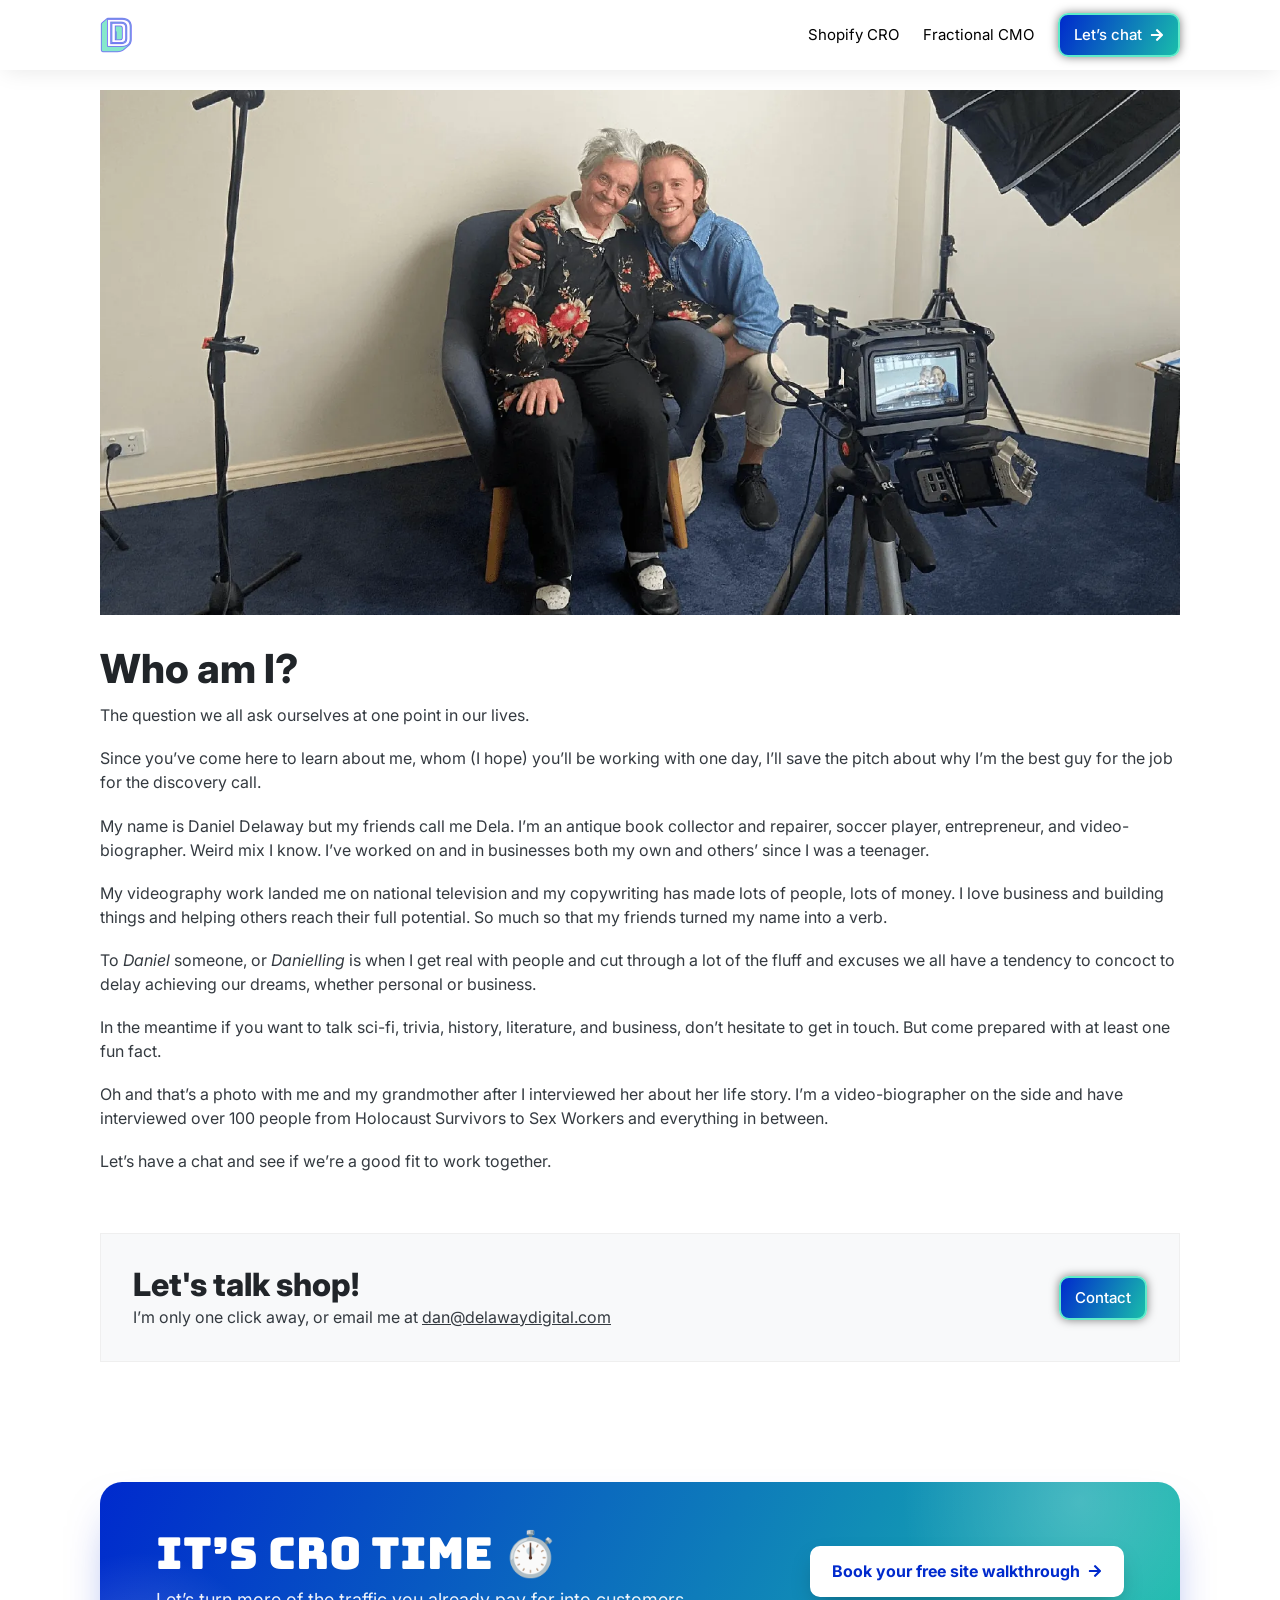
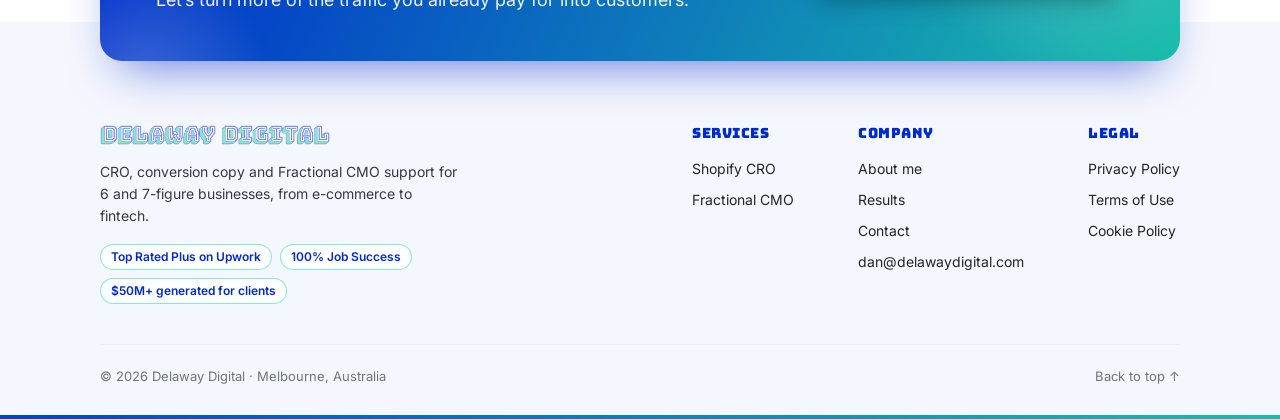
<file: about/index.html>
<!doctype html>
<html lang="en-AU">
<head>
  <meta charset="utf-8">
  <meta name="viewport" content="width=device-width, initial-scale=1">
  <title>About Daniel Delaway | Delaway Digital</title>
  <meta name="description" content="Meet Daniel Delaway, the CRO specialist, copywriter and Fractional CMO behind Delaway Digital, and a video-biographer who has interviewed over 100 people.">
  <link rel="canonical" href="https://delawaydigital.com/about/">
  <meta property="og:type" content="profile">
  <meta property="og:title" content="About Daniel Delaway | Delaway Digital">
  <meta property="og:description" content="The CRO specialist, copywriter and Fractional CMO behind Delaway Digital.">
  <meta property="og:url" content="https://delawaydigital.com/about/">
  <meta property="og:image" content="https://delawaydigital.com/assets/og-image.jpg">
  <meta name="twitter:card" content="summary_large_image">
  <link rel="icon" href="/assets/favicon-32.png" sizes="32x32">
  <link rel="icon" href="/assets/favicon-192.png" sizes="192x192">
  <link rel="apple-touch-icon" href="/assets/apple-touch-icon.png">
  <link rel="preconnect" href="https://fonts.googleapis.com">
  <link rel="preconnect" href="https://fonts.gstatic.com" crossorigin>
  <link rel="stylesheet" href="https://fonts.googleapis.com/css2?family=Bungee&family=Inter:wght@400;500;600;700;800&family=Poppins:wght@400;500;600&display=swap">
  <link rel="stylesheet" href="/styles.css">
  <!-- Google tag (gtag.js): Google Ads AW-18464958375 -->
  <script async src="https://www.googletagmanager.com/gtag/js?id=AW-18464958375"></script>
  <script>
    window.dataLayer = window.dataLayer || [];
    function gtag(){dataLayer.push(arguments);}
    gtag('js', new Date());
    gtag('config', 'AW-18464958375');
  </script>
</head>
<body>
  <a class="skip-link" href="#main">Skip to content</a>

  <!-- ===== Header (same on every page) ===== -->
  <header class="site-header">
    <div class="container">
      <a class="logo" href="/" aria-label="Delaway Digital home"><img class="logo-mark" src="/assets/logo-dd-icon.png" alt="" width="32" height="36"></a>
      <nav class="site-nav" aria-label="Main">
        <a class="hide-mobile" href="/shopify-cro-consultant/">Shopify CRO</a>
        <a class="hide-mobile" href="/fractional-cmo/">Fractional CMO</a>
        <a class="btn" href="/#contact">Let’s chat
          <svg viewBox="0 0 448 512" aria-hidden="true"><path fill="currentColor" d="M190.5 66.9l22.2-22.2a23.9 23.9 0 0 1 33.9 0L441 239a23.9 23.9 0 0 1 0 33.9L246.6 467.3a23.9 23.9 0 0 1-33.9 0l-22.2-22.2a24 24 0 0 1 .4-34.3L311.4 296H24c-13.3 0-24-10.7-24-24v-32c0-13.3 10.7-24 24-24h287.4L190.9 101.2a23.9 23.9 0 0 1-.4-34.3z"/></svg>
        </a>
      </nav>
    </div>
  </header>

  <main id="main" class="about">
    <div class="container">
      <img src="/assets/about-daniel-and-grandmother.webp" width="1600" height="778" alt="Daniel Delaway with his arm around his grandmother, seated beside a camera and lighting set up for her life-story interview">

      <h1>Who am I?</h1>
      <p>The question we all ask ourselves at one point in our lives.</p>
      <p>Since you’ve come here to learn about me, whom (I hope) you’ll be working with one day, I’ll save the pitch about why I’m the best guy for the job for the discovery call.</p>
      <p>My name is Daniel Delaway but my friends call me Dela. I’m an antique book collector and repairer, soccer player, entrepreneur, and video-biographer. Weird mix I know. I’ve worked on and in businesses both my own and others’ since I was a teenager.</p>
      <p>My videography work landed me on national television and my copywriting has made lots of people, lots of money. I love business and building things and helping others reach their full potential. So much so that my friends turned my name into a verb.</p>
      <p>To <em>Daniel</em> someone, or <em>Danielling</em> is when I get real with people and cut through a lot of the fluff and excuses we all have a tendency to concoct to delay achieving our dreams, whether personal or business.</p>
      <p>In the meantime if you want to talk sci-fi, trivia, history, literature, and business, don’t hesitate to get in touch. But come prepared with at least one fun fact.</p>
      <p>Oh and that’s a photo with me and my grandmother after I interviewed her about her life story. I’m a video-biographer on the side and have interviewed over 100 people from Holocaust Survivors to Sex Workers and everything in between.</p>
      <p>Let’s have a chat and see if we’re a good fit to work together.</p>

      <div class="cta-box">
        <div>
          <h2>Let's talk shop!</h2>
          <p>I’m only one click away, or email me at <a href="mailto:dan@delawaydigital.com">dan@delawaydigital.com</a></p>
        </div>
        <a class="btn" href="/#contact">Contact</a>
      </div>
    </div>
  </main>

  <!-- ===== Footer (same on every page) ===== -->
  <footer class="site-footer">
    <div class="container">
      <div class="footer-cta">
        <div>
          <p class="footer-cta-title">It’s CRO time ⏱️</p>
          <p class="footer-cta-text">Let’s turn more of the traffic you already pay for into customers.</p>
        </div>
        <a class="btn btn-light btn-lg" href="/#contact">Book your free site walkthrough
          <svg viewBox="0 0 448 512" aria-hidden="true"><path fill="currentColor" d="M190.5 66.9l22.2-22.2a23.9 23.9 0 0 1 33.9 0L441 239a23.9 23.9 0 0 1 0 33.9L246.6 467.3a23.9 23.9 0 0 1-33.9 0l-22.2-22.2a24 24 0 0 1 .4-34.3L311.4 296H24c-13.3 0-24-10.7-24-24v-32c0-13.3 10.7-24 24-24h287.4L190.9 101.2a23.9 23.9 0 0 1-.4-34.3z"/></svg>
        </a>
      </div>

      <div class="footer-main">
        <div class="footer-brand">
          <a href="/" aria-label="Delaway Digital home"><img src="/assets/logo-delaway-digital-hero.webp" alt="" width="1758" height="149" loading="lazy"></a>
          <p>CRO, conversion copy and Fractional CMO support for 6 and 7-figure businesses, from e-commerce to fintech.</p>
          <ul class="footer-creds">
            <li>Top Rated Plus on Upwork</li>
            <li>100% Job Success</li>
            <li>$50M+ generated for clients</li>
          </ul>
        </div>
        <div class="footer-cols">
          <div>
            <h2>Services</h2>
            <ul>
              <li><a href="/shopify-cro-consultant/">Shopify CRO</a></li>
              <li><a href="/fractional-cmo/">Fractional CMO</a></li>
            </ul>
          </div>
          <div>
            <h2>Company</h2>
            <ul>
              <li><a href="/about/">About me</a></li>
              <li><a href="/#results">Results</a></li>
              <li><a href="/#contact">Contact</a></li>
              <li><a href="mailto:dan@delawaydigital.com">dan@delawaydigital.com</a></li>
            </ul>
          </div>
          <div>
            <h2>Legal</h2>
            <ul>
              <li><a href="/privacy-policy/">Privacy Policy</a></li>
              <li><a href="/terms-of-use/">Terms of Use</a></li>
              <li><a href="/cookie-policy/">Cookie Policy</a></li>
            </ul>
          </div>
        </div>
      </div>

      <div class="footer-bottom">
        <p>© 2026 Delaway Digital · Melbourne, Australia</p>
        <a href="#main">Back to top ↑</a>
      </div>
    </div>
  </footer>
  <script src="/motion.js?v=20261103-1" defer></script>
</body>
</html>
</file>
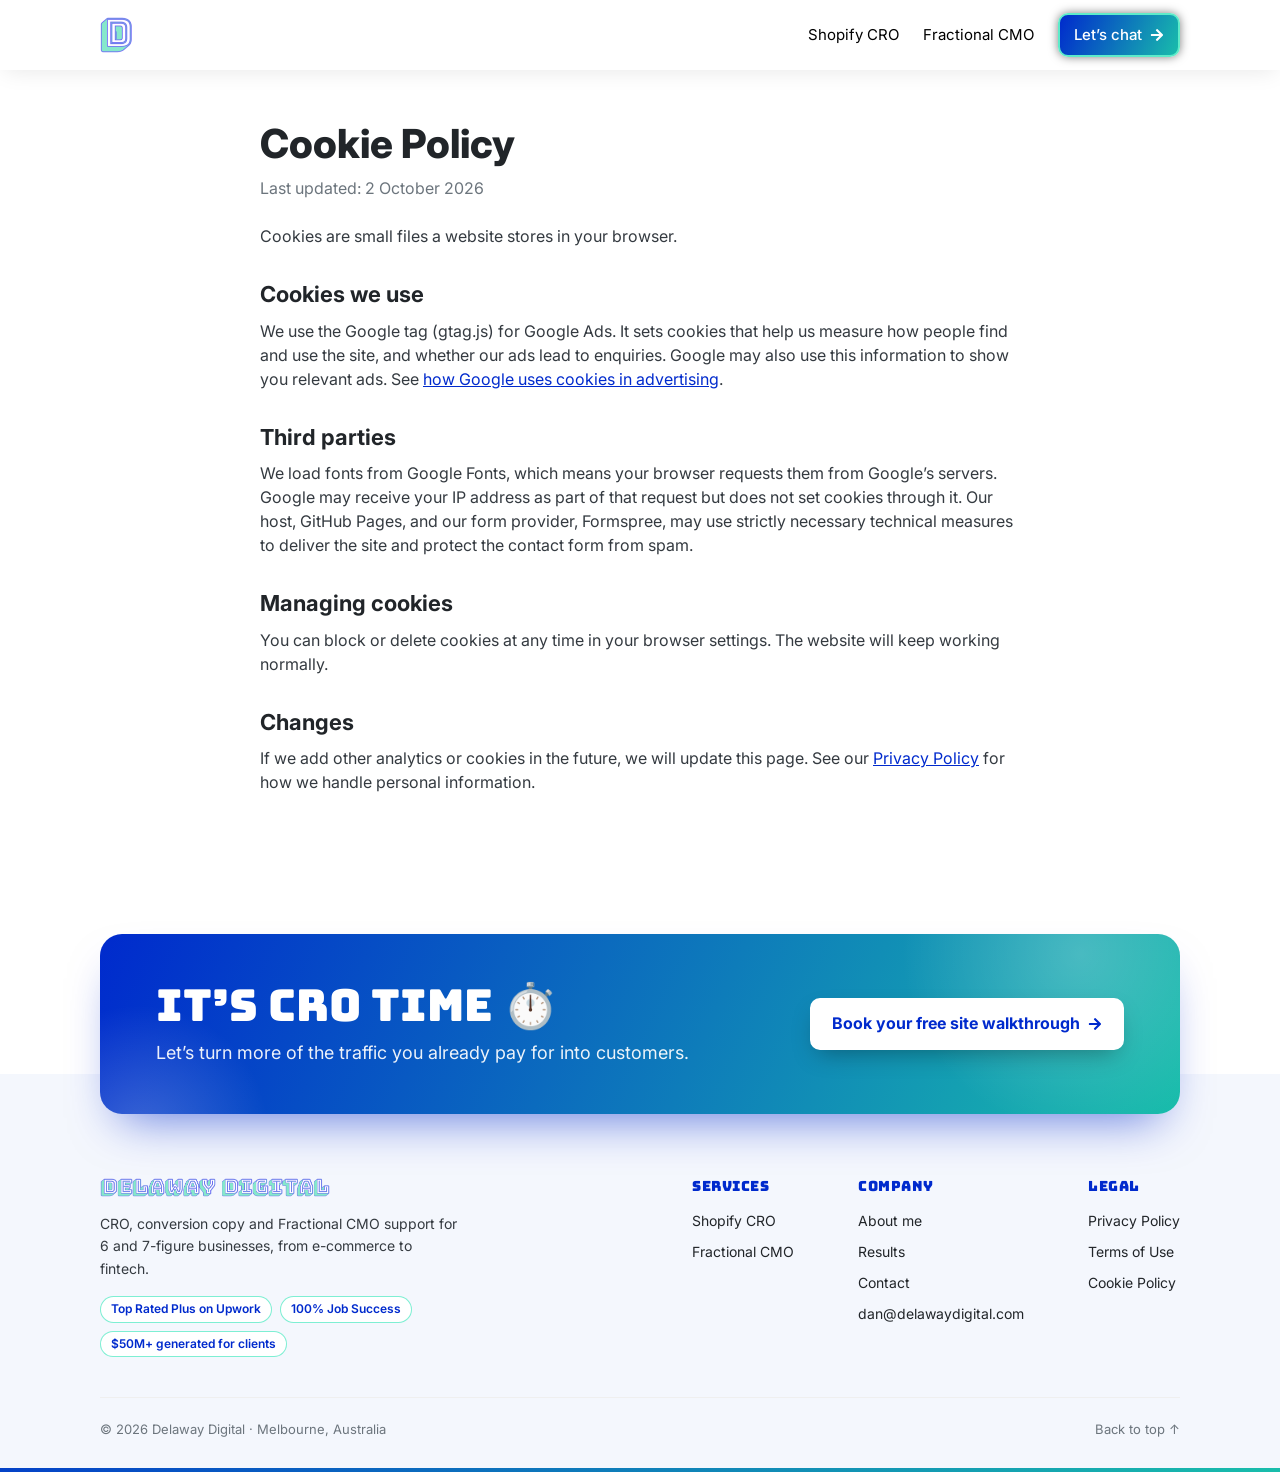
<file: cookie-policy/index.html>
<!doctype html>
<html lang="en-AU">
<head>
  <meta charset="utf-8">
  <meta name="viewport" content="width=device-width, initial-scale=1">
  <title>Cookie Policy | Delaway Digital</title>
  <meta name="description" content="Delaway Digital’s website does not use advertising or analytics cookies. Here’s what that means for you.">
  <link rel="canonical" href="https://delawaydigital.com/cookie-policy/">
  <link rel="icon" href="/assets/favicon-32.png" sizes="32x32">
  <link rel="icon" href="/assets/favicon-192.png" sizes="192x192">
  <link rel="apple-touch-icon" href="/assets/apple-touch-icon.png">
  <link rel="preconnect" href="https://fonts.googleapis.com">
  <link rel="preconnect" href="https://fonts.gstatic.com" crossorigin>
  <link rel="stylesheet" href="https://fonts.googleapis.com/css2?family=Bungee&family=Inter:wght@400;500;600;700;800&family=Poppins:wght@400;500;600&display=swap">
  <link rel="stylesheet" href="/styles.css">
  <!-- Google tag (gtag.js): Google Ads AW-18464958375 -->
  <script async src="https://www.googletagmanager.com/gtag/js?id=AW-18464958375"></script>
  <script>
    window.dataLayer = window.dataLayer || [];
    function gtag(){dataLayer.push(arguments);}
    gtag('js', new Date());
    gtag('config', 'AW-18464958375');
  </script>
</head>
<body>
  <a class="skip-link" href="#main">Skip to content</a>

  <!-- ===== Header (same on every page) ===== -->
  <header class="site-header">
    <div class="container">
      <a class="logo" href="/" aria-label="Delaway Digital home"><img class="logo-mark" src="/assets/logo-dd-icon.png" alt="" width="32" height="36"></a>
      <nav class="site-nav" aria-label="Main">
        <a class="hide-mobile" href="/shopify-cro-consultant/">Shopify CRO</a>
        <a class="hide-mobile" href="/fractional-cmo/">Fractional CMO</a>
        <a class="btn" href="/#contact">Let’s chat
          <svg viewBox="0 0 448 512" aria-hidden="true"><path fill="currentColor" d="M190.5 66.9l22.2-22.2a23.9 23.9 0 0 1 33.9 0L441 239a23.9 23.9 0 0 1 0 33.9L246.6 467.3a23.9 23.9 0 0 1-33.9 0l-22.2-22.2a24 24 0 0 1 .4-34.3L311.4 296H24c-13.3 0-24-10.7-24-24v-32c0-13.3 10.7-24 24-24h287.4L190.9 101.2a23.9 23.9 0 0 1-.4-34.3z"/></svg>
        </a>
      </nav>
    </div>
  </header>

  <main id="main">
    <div class="container prose">
      <h1>Cookie Policy</h1>
      <p class="updated">Last updated: 2 October 2026</p>
      <p>Cookies are small files a website stores in your browser.</p>

      <h2>Cookies we use</h2>
      <p>We use the Google tag (gtag.js) for Google Ads. It sets cookies that help us measure how people find and use the site, and whether our ads lead to enquiries. Google may also use this information to show you relevant ads. See <a href="https://policies.google.com/technologies/ads">how Google uses cookies in advertising</a>.</p>

      <h2>Third parties</h2>
      <p>We load fonts from Google Fonts, which means your browser requests them from Google’s servers. Google may receive your IP address as part of that request but does not set cookies through it. Our host, GitHub Pages, and our form provider, Formspree, may use strictly necessary technical measures to deliver the site and protect the contact form from spam.</p>

      <h2>Managing cookies</h2>
      <p>You can block or delete cookies at any time in your browser settings. The website will keep working normally.</p>

      <h2>Changes</h2>
      <p>If we add other analytics or cookies in the future, we will update this page. See our <a href="/privacy-policy/">Privacy Policy</a> for how we handle personal information.</p>
    </div>
  </main>

  <!-- ===== Footer (same on every page) ===== -->
  <footer class="site-footer">
    <div class="container">
      <div class="footer-cta">
        <div>
          <p class="footer-cta-title">It’s CRO time ⏱️</p>
          <p class="footer-cta-text">Let’s turn more of the traffic you already pay for into customers.</p>
        </div>
        <a class="btn btn-light btn-lg" href="/#contact">Book your free site walkthrough
          <svg viewBox="0 0 448 512" aria-hidden="true"><path fill="currentColor" d="M190.5 66.9l22.2-22.2a23.9 23.9 0 0 1 33.9 0L441 239a23.9 23.9 0 0 1 0 33.9L246.6 467.3a23.9 23.9 0 0 1-33.9 0l-22.2-22.2a24 24 0 0 1 .4-34.3L311.4 296H24c-13.3 0-24-10.7-24-24v-32c0-13.3 10.7-24 24-24h287.4L190.9 101.2a23.9 23.9 0 0 1-.4-34.3z"/></svg>
        </a>
      </div>

      <div class="footer-main">
        <div class="footer-brand">
          <a href="/" aria-label="Delaway Digital home"><img src="/assets/logo-delaway-digital-hero.webp" alt="" width="1758" height="149" loading="lazy"></a>
          <p>CRO, conversion copy and Fractional CMO support for 6 and 7-figure businesses, from e-commerce to fintech.</p>
          <ul class="footer-creds">
            <li>Top Rated Plus on Upwork</li>
            <li>100% Job Success</li>
            <li>$50M+ generated for clients</li>
          </ul>
        </div>
        <div class="footer-cols">
          <div>
            <h2>Services</h2>
            <ul>
              <li><a href="/shopify-cro-consultant/">Shopify CRO</a></li>
              <li><a href="/fractional-cmo/">Fractional CMO</a></li>
            </ul>
          </div>
          <div>
            <h2>Company</h2>
            <ul>
              <li><a href="/about/">About me</a></li>
              <li><a href="/#results">Results</a></li>
              <li><a href="/#contact">Contact</a></li>
              <li><a href="mailto:dan@delawaydigital.com">dan@delawaydigital.com</a></li>
            </ul>
          </div>
          <div>
            <h2>Legal</h2>
            <ul>
              <li><a href="/privacy-policy/">Privacy Policy</a></li>
              <li><a href="/terms-of-use/">Terms of Use</a></li>
              <li><a href="/cookie-policy/">Cookie Policy</a></li>
            </ul>
          </div>
        </div>
      </div>

      <div class="footer-bottom">
        <p>© 2026 Delaway Digital · Melbourne, Australia</p>
        <a href="#main">Back to top ↑</a>
      </div>
    </div>
  </footer>
</body>
</html>
</file>
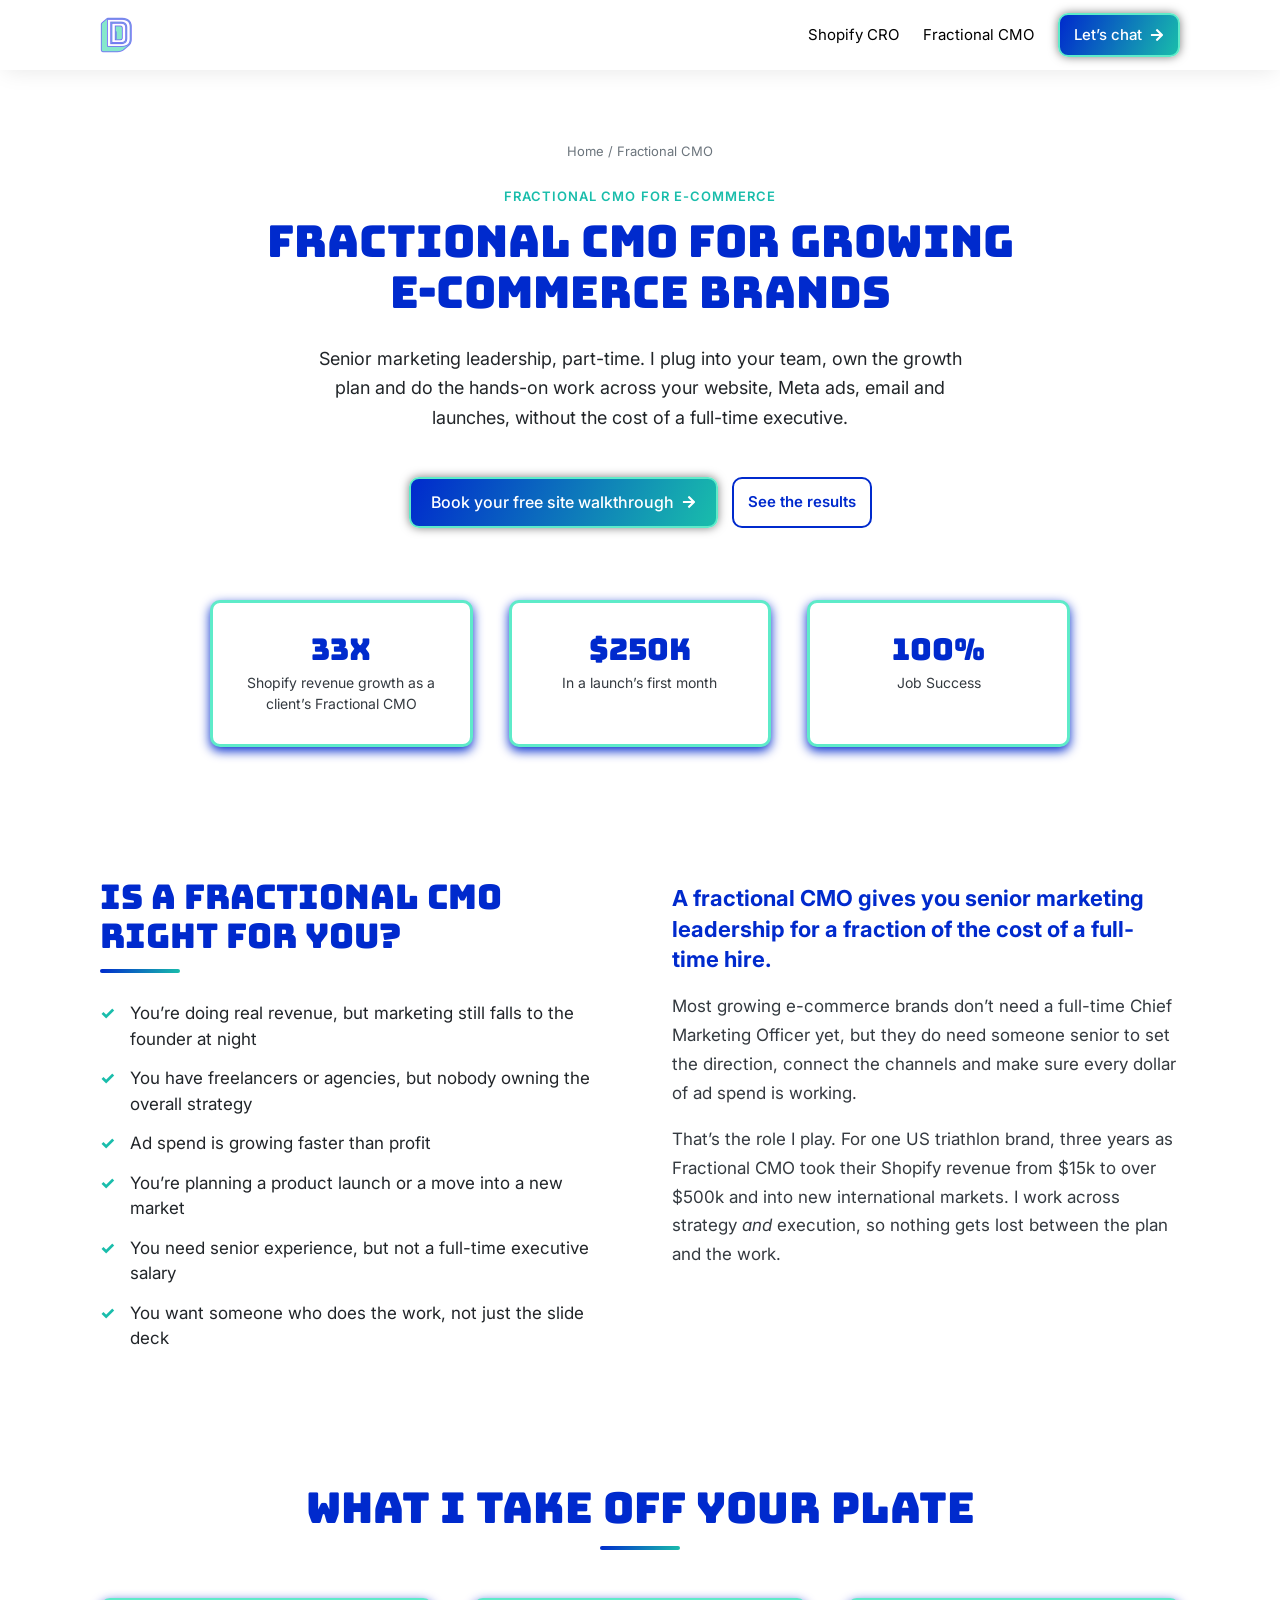
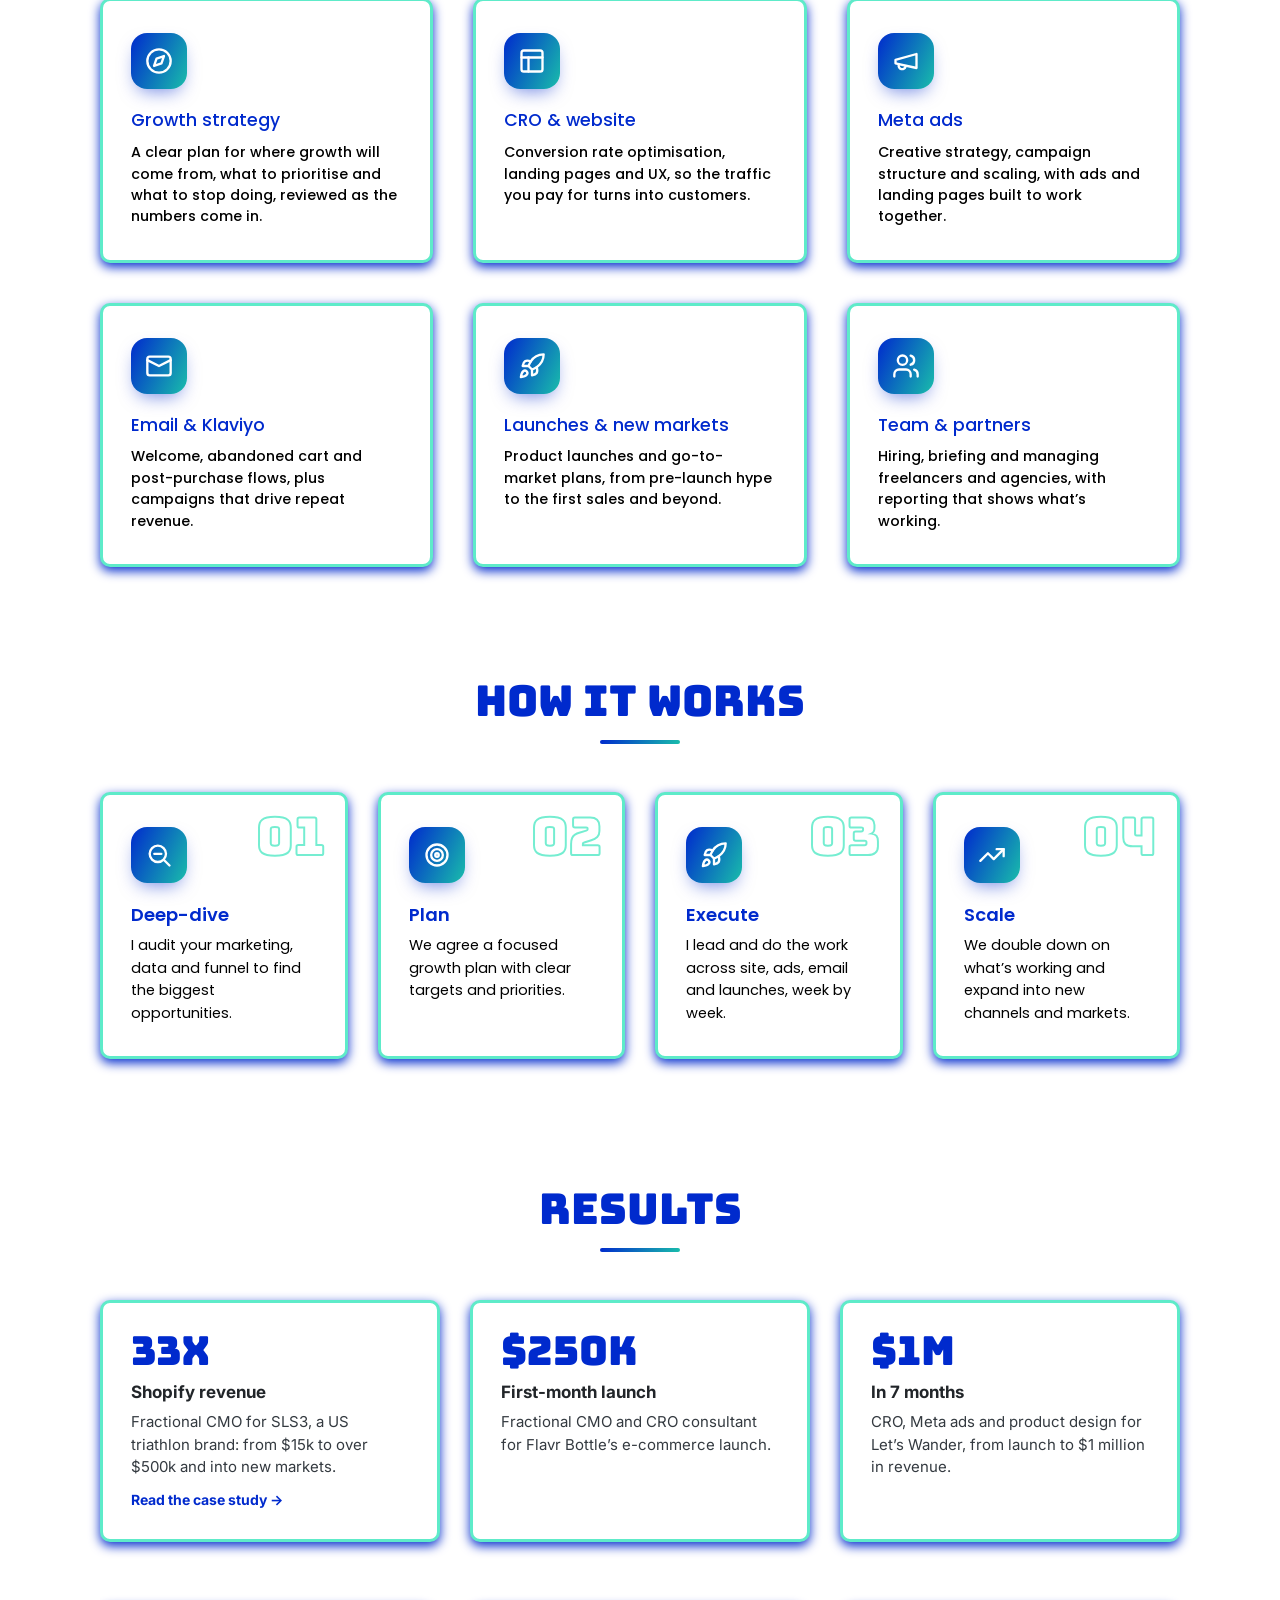
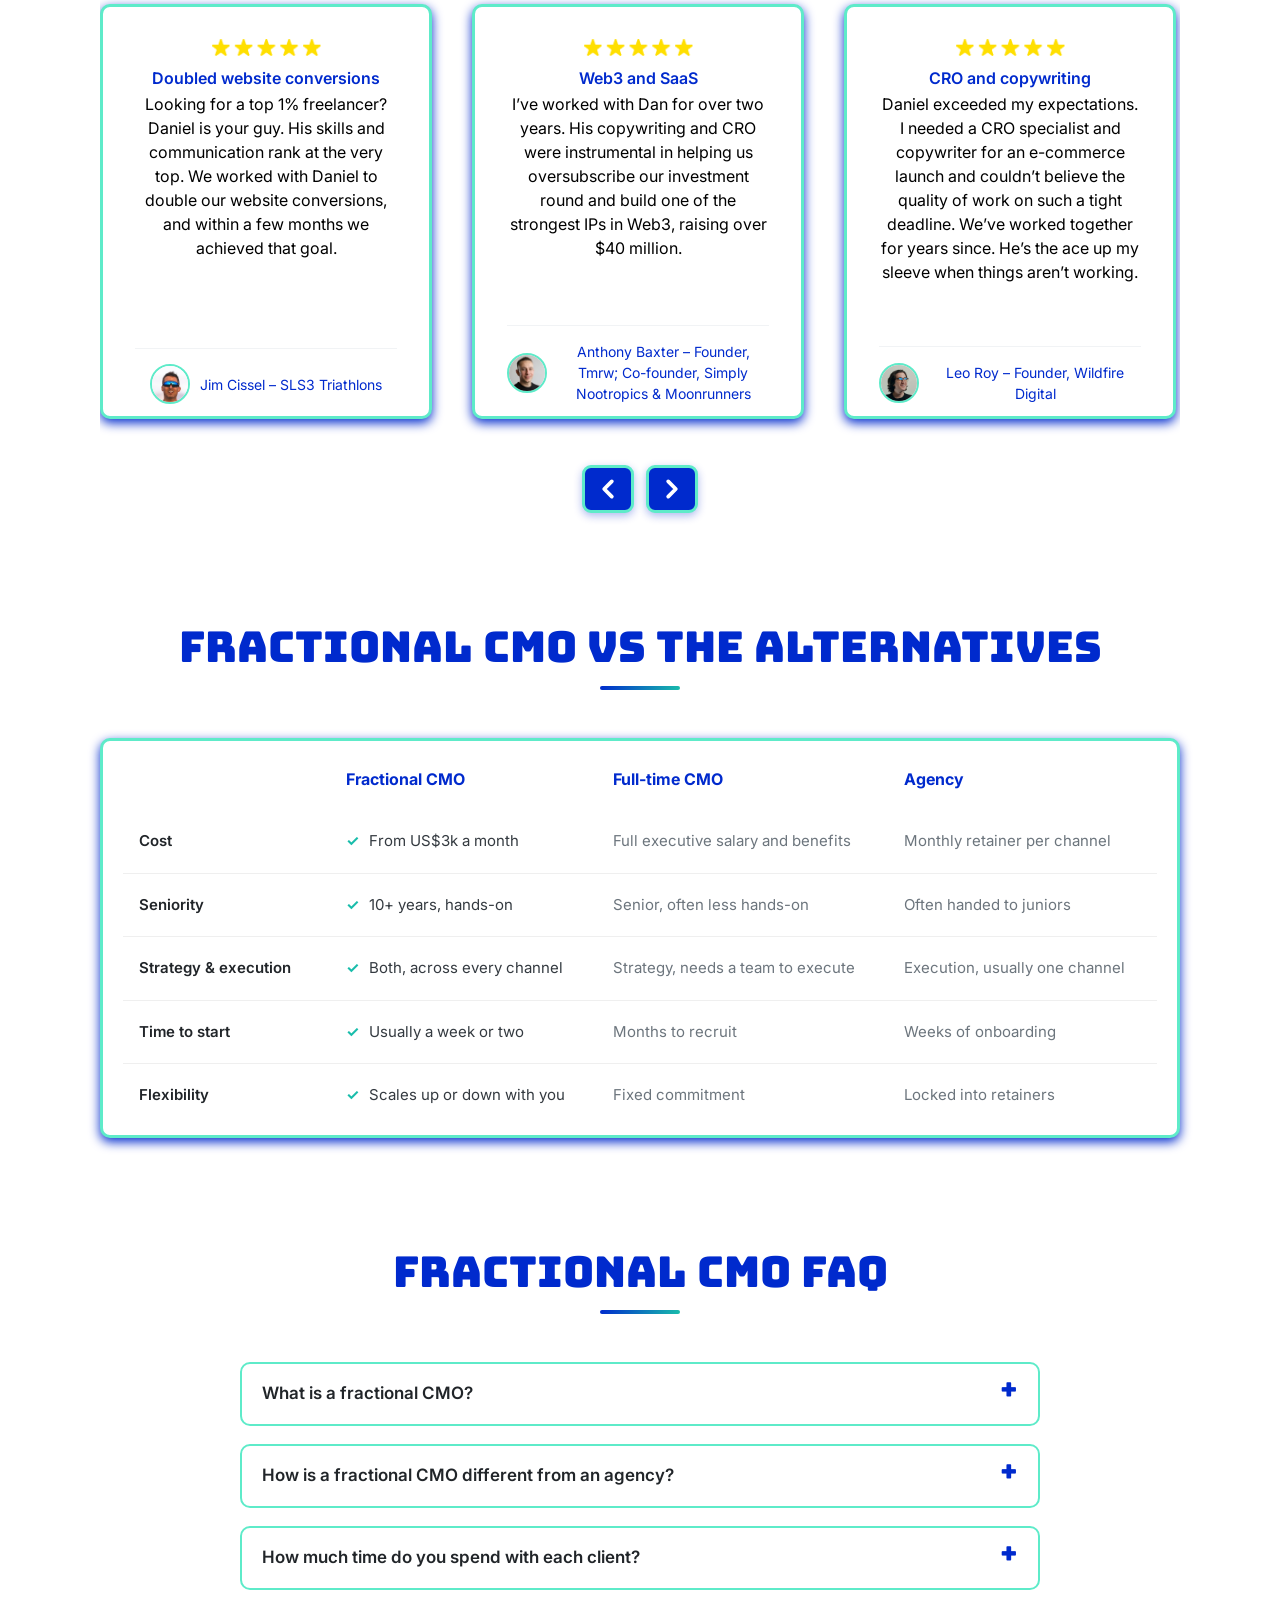
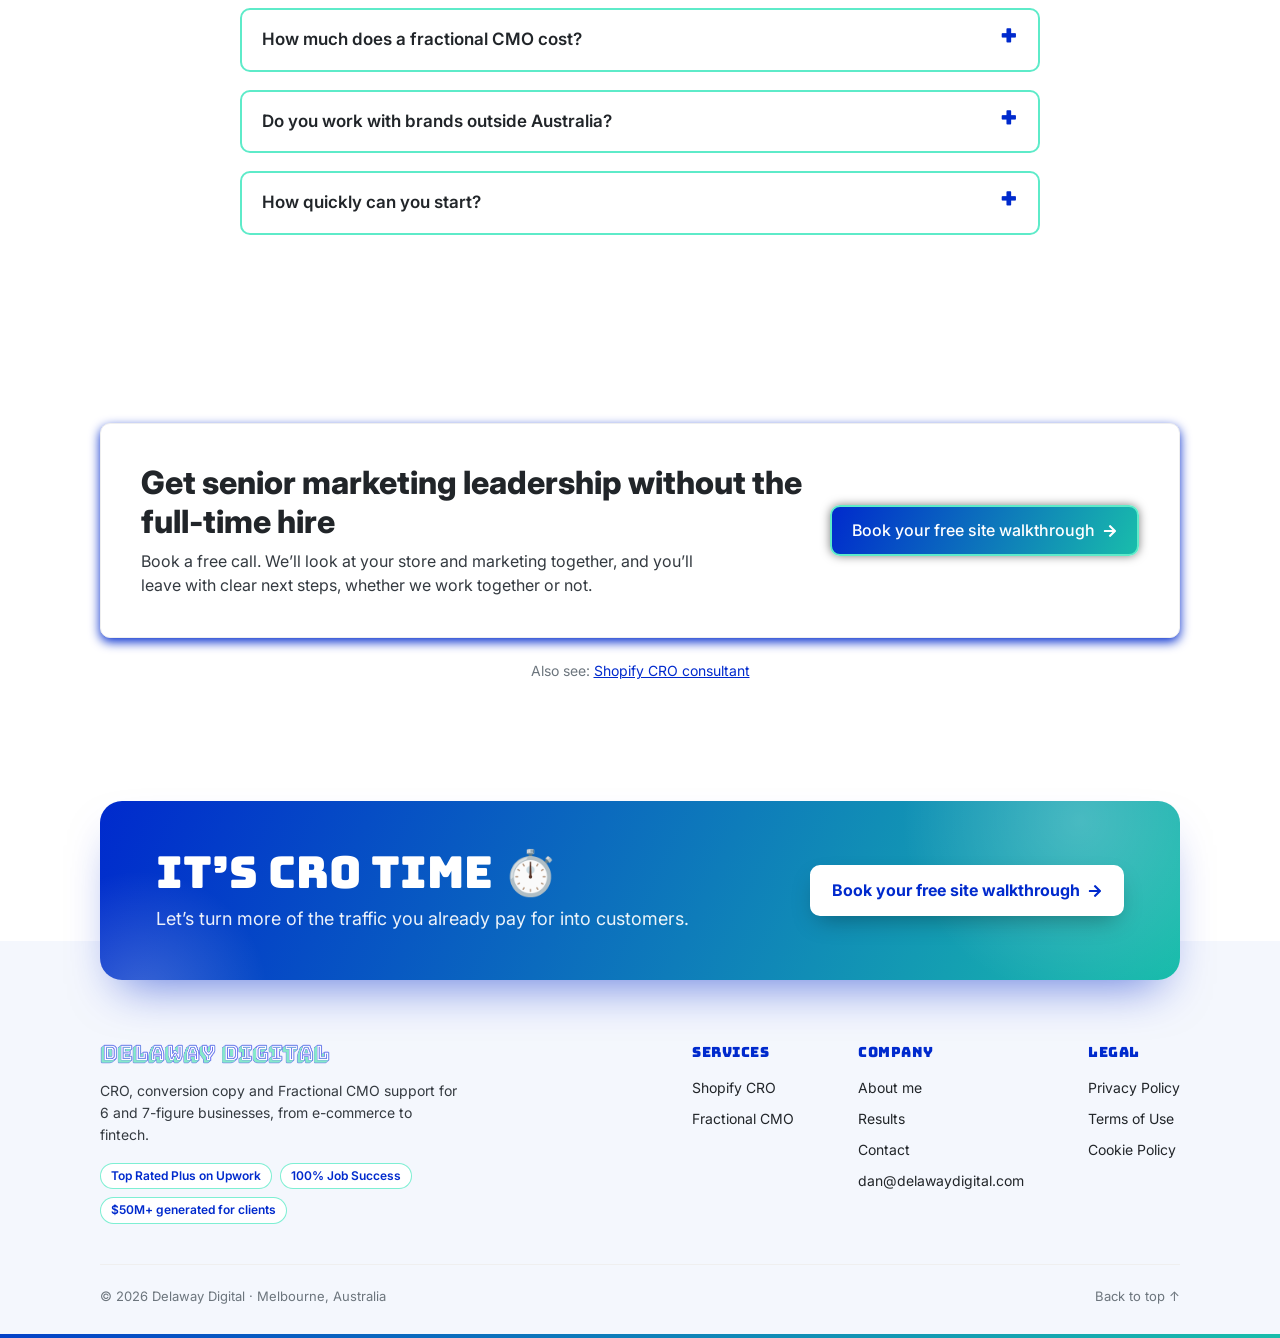
<file: fractional-cmo/index.html>
<!doctype html>
<html lang="en-AU">
<head>
  <meta charset="utf-8">
  <meta name="viewport" content="width=device-width, initial-scale=1">
  <title>Fractional CMO for E-commerce Brands | Delaway Digital</title>
  <meta name="description" content="Senior marketing leadership without a full-time executive salary. Fractional CMO Daniel Delaway leads CRO, Meta ads, Klaviyo email, copy and launches for growing e-commerce brands. Book a free call.">
  <link rel="canonical" href="https://delawaydigital.com/fractional-cmo/">
  <meta property="og:type" content="website">
  <meta property="og:title" content="Fractional CMO for E-commerce Brands | Delaway Digital">
  <meta property="og:description" content="Senior marketing leadership without a full-time executive salary. Fractional CMO Daniel Delaway leads CRO, Meta ads, Klaviyo email, copy and launches for growing e-commerce brands. Book a free call.">
  <meta property="og:url" content="https://delawaydigital.com/fractional-cmo/">
  <meta property="og:image" content="https://delawaydigital.com/assets/og-image.jpg">
  <meta name="twitter:card" content="summary_large_image">
  <script type="application/ld+json">
  {
    "@context": "https://schema.org",
    "@type": "Service",
    "name": "Fractional CMO",
    "serviceType": "Fractional CMO",
    "url": "https://delawaydigital.com/fractional-cmo/",
    "areaServed": "Worldwide",
    "description": "Senior marketing leadership without a full-time executive salary. Fractional CMO Daniel Delaway leads CRO, Meta ads, Klaviyo email, copy and launches for growing e-commerce brands. Book a free call.",
    "provider": {
      "@type": "ProfessionalService",
      "name": "Delaway Digital",
      "url": "https://delawaydigital.com/",
      "founder": {
        "@type": "Person",
        "name": "Daniel Delaway"
      }
    }
  }
  </script>
  <script type="application/ld+json">
  {
    "@context": "https://schema.org",
    "@type": "FAQPage",
    "mainEntity": [
      {
        "@type": "Question",
        "name": "What is a fractional CMO?",
        "acceptedAnswer": {
          "@type": "Answer",
          "text": "A fractional CMO is a senior marketing leader who works with your business part-time. You get the strategy, leadership and experience of a Chief Marketing Officer without the cost or commitment of a full-time hire."
        }
      },
      {
        "@type": "Question",
        "name": "How is a fractional CMO different from an agency?",
        "acceptedAnswer": {
          "@type": "Answer",
          "text": "An agency usually executes one channel, like ads or SEO. A fractional CMO owns the overall strategy, connects every channel and manages any agencies or freelancers you already have. I also do much of the hands-on work myself."
        }
      },
      {
        "@type": "Question",
        "name": "How much time do you spend with each client?",
        "acceptedAnswer": {
          "@type": "Answer",
          "text": "It depends on your stage and goals. We agree a set scope on our first call, and it can scale up for launches and back down once things are running smoothly."
        }
      },
      {
        "@type": "Question",
        "name": "How much does a fractional CMO cost?",
        "acceptedAnswer": {
          "@type": "Answer",
          "text": "Retainers start from US$3k a month, far less than a full-time CMO, because you only pay for the time and scope you need. Book a free call and I’ll recommend a setup that fits your budget and goals."
        }
      },
      {
        "@type": "Question",
        "name": "Do you work with brands outside Australia?",
        "acceptedAnswer": {
          "@type": "Answer",
          "text": "Yes. I’m originally from Melbourne, but I mostly work in US and European time zones, with e-commerce brands in the US, Europe, Australia and beyond, including US and EU product launches."
        }
      },
      {
        "@type": "Question",
        "name": "How quickly can you start?",
        "acceptedAnswer": {
          "@type": "Answer",
          "text": "Usually within a week or two. The first step is a free call to understand your business, followed by a deep-dive into your marketing and data."
        }
      }
    ]
  }
  </script>
  <script type="application/ld+json">
  {
    "@context": "https://schema.org",
    "@type": "BreadcrumbList",
    "itemListElement": [
      {
        "@type": "ListItem",
        "position": 1,
        "name": "Home",
        "item": "https://delawaydigital.com/"
      },
      {
        "@type": "ListItem",
        "position": 2,
        "name": "Fractional CMO",
        "item": "https://delawaydigital.com/fractional-cmo/"
      }
    ]
  }
  </script>
  <link rel="icon" href="/assets/favicon-32.png" sizes="32x32">
  <link rel="icon" href="/assets/favicon-192.png" sizes="192x192">
  <link rel="apple-touch-icon" href="/assets/apple-touch-icon.png">
  <link rel="preconnect" href="https://fonts.googleapis.com">
  <link rel="preconnect" href="https://fonts.gstatic.com" crossorigin>
  <link rel="stylesheet" href="https://fonts.googleapis.com/css2?family=Bungee&family=Inter:wght@400;500;600;700;800&family=Poppins:wght@400;500;600&display=swap">
  <link rel="stylesheet" href="/styles.css">
  <!-- Google tag (gtag.js): Google Ads AW-18464958375 -->
  <script async src="https://www.googletagmanager.com/gtag/js?id=AW-18464958375"></script>
  <script>
    window.dataLayer = window.dataLayer || [];
    function gtag(){dataLayer.push(arguments);}
    gtag('js', new Date());
    gtag('config', 'AW-18464958375');
  </script>
</head>
<body>
  <a class="skip-link" href="#main">Skip to content</a>

  <!-- ===== Header (same on every page) ===== -->
  <header class="site-header">
    <div class="container">
      <a class="logo" href="/" aria-label="Delaway Digital home"><img class="logo-mark" src="/assets/logo-dd-icon.png" alt="" width="32" height="36"></a>
      <nav class="site-nav" aria-label="Main">
        <a class="hide-mobile" href="/shopify-cro-consultant/">Shopify CRO</a>
        <a class="hide-mobile" href="/fractional-cmo/">Fractional CMO</a>
        <a class="btn" href="/#contact">Let’s chat
          <svg viewBox="0 0 448 512" aria-hidden="true"><path fill="currentColor" d="M190.5 66.9l22.2-22.2a23.9 23.9 0 0 1 33.9 0L441 239a23.9 23.9 0 0 1 0 33.9L246.6 467.3a23.9 23.9 0 0 1-33.9 0l-22.2-22.2a24 24 0 0 1 .4-34.3L311.4 296H24c-13.3 0-24-10.7-24-24v-32c0-13.3 10.7-24 24-24h287.4L190.9 101.2a23.9 23.9 0 0 1-.4-34.3z"/></svg>
        </a>
      </nav>
    </div>
  </header>

  <main id="main">

    <!-- ===== Hero ===== -->
    <section class="page-hero">
      <div class="container">
        <nav class="crumbs" aria-label="Breadcrumb"><a href="/">Home</a> <span aria-hidden="true">/</span> Fractional CMO</nav>
        <p class="eyebrow">Fractional CMO for e-commerce</p>
        <h1>Fractional CMO for growing <span class="nowrap">e-commerce</span> brands</h1>
        <p class="lead">Senior marketing leadership, part-time. I plug into your team, own the growth plan and do the hands-on work across your website, Meta ads, email and launches, without the cost of a full-time executive.</p>
        <div class="hero-ctas">
          <a class="btn btn-lg" href="/#contact">Book your free site walkthrough
            <svg viewBox="0 0 448 512" aria-hidden="true"><path fill="currentColor" d="M190.5 66.9l22.2-22.2a23.9 23.9 0 0 1 33.9 0L441 239a23.9 23.9 0 0 1 0 33.9L246.6 467.3a23.9 23.9 0 0 1-33.9 0l-22.2-22.2a24 24 0 0 1 .4-34.3L311.4 296H24c-13.3 0-24-10.7-24-24v-32c0-13.3 10.7-24 24-24h287.4L190.9 101.2a23.9 23.9 0 0 1-.4-34.3z"/></svg>
          </a>
          <a class="btn-outline btn-lg" href="#results">See the results</a>
        </div>
        <ul class="stats">
          <li class="stat glow-card"><strong>33x</strong><span>Shopify revenue growth as a client’s Fractional CMO</span></li>
          <li class="stat glow-card"><strong>$250k</strong><span>In a launch’s first month</span></li>
          <li class="stat glow-card"><strong>100%</strong><span>Job Success</span></li>
        </ul>
      </div>
    </section>

    <!-- ===== Who it's for ===== -->
    <section class="section">
      <div class="container fit-grid">
        <div>
          <h2 class="section-title">Is a fractional CMO right for you?</h2>
          <ul class="checklist fit-list">
            <li>You’re doing real revenue, but marketing still falls to the founder at night</li>
            <li>You have freelancers or agencies, but nobody owning the overall strategy</li>
            <li>Ad spend is growing faster than profit</li>
            <li>You’re planning a product launch or a move into a new market</li>
            <li>You need senior experience, but not a full-time executive salary</li>
            <li>You want someone who does the work, not just the slide deck</li>
          </ul>
        </div>
        <div class="fit-copy">
          <p class="fit-lead">A fractional CMO gives you senior marketing leadership for a fraction of the cost of a full-time hire.</p>
          <p>Most growing e-commerce brands don’t need a full-time Chief Marketing Officer yet, but they do need someone senior to set the direction, connect the channels and make sure every dollar of ad spend is working.</p>
          <p>That’s the role I play. For one US triathlon brand, three years as Fractional CMO took their Shopify revenue from $15k to over $500k and into new international markets. I work across strategy <em>and</em> execution, so nothing gets lost between the plan and the work.</p>
        </div>
      </div>
    </section>

    <!-- ===== What's included ===== -->
    <section class="section">
      <div class="container">
        <h2 class="section-title center">What I take off your plate</h2>
        <div class="card-grid included-grid">
          <article class="service-card glow-card">
            <span class="icon-tile" aria-hidden="true"><svg viewBox="0 0 24 24" fill="none" stroke="currentColor" stroke-width="2" stroke-linecap="round" stroke-linejoin="round"><circle cx="12" cy="12" r="10"/><path d="m16.24 7.76-2.12 6.36-6.36 2.12 2.12-6.36 6.36-2.12z"/></svg></span>
            <h3>Growth strategy</h3>
            <p>A clear plan for where growth will come from, what to prioritise and what to stop doing, reviewed as the numbers come in.</p>
          </article>
          <article class="service-card glow-card">
            <span class="icon-tile" aria-hidden="true"><svg viewBox="0 0 24 24" fill="none" stroke="currentColor" stroke-width="2" stroke-linecap="round" stroke-linejoin="round"><rect x="3" y="3" width="18" height="18" rx="2"/><path d="M3 9h18"/><path d="M9 21V9"/></svg></span>
            <h3>CRO &amp; website</h3>
            <p>Conversion rate optimisation, landing pages and UX, so the traffic you pay for turns into customers.</p>
          </article>
          <article class="service-card glow-card">
            <span class="icon-tile" aria-hidden="true"><svg viewBox="0 0 24 24" fill="none" stroke="currentColor" stroke-width="2" stroke-linecap="round" stroke-linejoin="round"><path d="m3 11 18-5v12L3 14v-3z"/><path d="M11.6 16.8a3 3 0 1 1-5.8-1.6"/></svg></span>
            <h3>Meta ads</h3>
            <p>Creative strategy, campaign structure and scaling, with ads and landing pages built to work together.</p>
          </article>
          <article class="service-card glow-card">
            <span class="icon-tile" aria-hidden="true"><svg viewBox="0 0 24 24" fill="none" stroke="currentColor" stroke-width="2" stroke-linecap="round" stroke-linejoin="round"><rect x="2" y="4" width="20" height="16" rx="2"/><path d="m22 7-10 5L2 7"/></svg></span>
            <h3>Email &amp; Klaviyo</h3>
            <p>Welcome, abandoned cart and post-purchase flows, plus campaigns that drive repeat revenue.</p>
          </article>
          <article class="service-card glow-card">
            <span class="icon-tile" aria-hidden="true"><svg viewBox="0 0 24 24" fill="none" stroke="currentColor" stroke-width="2" stroke-linecap="round" stroke-linejoin="round"><path d="M4.5 16.5c-1.5 1.26-2 5-2 5s3.74-.5 5-2c.71-.84.7-2.13-.09-2.91a2.18 2.18 0 0 0-2.91-.09z"/><path d="m12 15-3-3a22 22 0 0 1 2-3.95A12.88 12.88 0 0 1 22 2c0 2.72-.78 7.5-6 11a22.35 22.35 0 0 1-4 2z"/><path d="M9 12H4s.55-3.03 2-4c1.62-1.08 5 0 5 0"/><path d="M12 15v5s3.03-.55 4-2c1.08-1.62 0-5 0-5"/></svg></span>
            <h3>Launches &amp; new markets</h3>
            <p>Product launches and go-to-market plans, from pre-launch hype to the first sales and beyond.</p>
          </article>
          <article class="service-card glow-card">
            <span class="icon-tile" aria-hidden="true"><svg viewBox="0 0 24 24" fill="none" stroke="currentColor" stroke-width="2" stroke-linecap="round" stroke-linejoin="round"><path d="M16 21v-2a4 4 0 0 0-4-4H6a4 4 0 0 0-4 4v2"/><circle cx="9" cy="7" r="4"/><path d="M22 21v-2a4 4 0 0 0-3-3.87"/><path d="M16 3.13a4 4 0 0 1 0 7.75"/></svg></span>
            <h3>Team &amp; partners</h3>
            <p>Hiring, briefing and managing freelancers and agencies, with reporting that shows what’s working.</p>
          </article>
        </div>
      </div>
    </section>

    <!-- ===== Process ===== -->
    <section class="section">
      <div class="container">
        <h2 class="section-title center">How it works</h2>
        <ol class="steps">
          <li class="step glow-card">
            <span class="step-num" aria-hidden="true">01</span>
            <span class="step-icon" aria-hidden="true"><svg viewBox="0 0 24 24" fill="none" stroke="currentColor" stroke-width="2" stroke-linecap="round" stroke-linejoin="round"><circle cx="11" cy="11" r="7"/><path d="m21 21-4.3-4.3"/><path d="M8 11h6"/></svg></span>
            <h3>Deep-dive</h3>
            <p>I audit your marketing, data and funnel to find the biggest opportunities.</p>
          </li>
          <li class="step glow-card">
            <span class="step-num" aria-hidden="true">02</span>
            <span class="step-icon" aria-hidden="true"><svg viewBox="0 0 24 24" fill="none" stroke="currentColor" stroke-width="2" stroke-linecap="round" stroke-linejoin="round"><circle cx="12" cy="12" r="9"/><circle cx="12" cy="12" r="5"/><circle cx="12" cy="12" r="1.5"/></svg></span>
            <h3>Plan</h3>
            <p>We agree a focused growth plan with clear targets and priorities.</p>
          </li>
          <li class="step glow-card">
            <span class="step-num" aria-hidden="true">03</span>
            <span class="step-icon" aria-hidden="true"><svg viewBox="0 0 24 24" fill="none" stroke="currentColor" stroke-width="2" stroke-linecap="round" stroke-linejoin="round"><path d="M4.5 16.5c-1.5 1.26-2 5-2 5s3.74-.5 5-2c.71-.84.7-2.13-.09-2.91a2.18 2.18 0 0 0-2.91-.09z"/><path d="m12 15-3-3a22 22 0 0 1 2-3.95A12.88 12.88 0 0 1 22 2c0 2.72-.78 7.5-6 11a22.35 22.35 0 0 1-4 2z"/><path d="M9 12H4s.55-3.03 2-4c1.62-1.08 5 0 5 0"/><path d="M12 15v5s3.03-.55 4-2c1.08-1.62 0-5 0-5"/></svg></span>
            <h3>Execute</h3>
            <p>I lead and do the work across site, ads, email and launches, week by week.</p>
          </li>
          <li class="step glow-card">
            <span class="step-num" aria-hidden="true">04</span>
            <span class="step-icon" aria-hidden="true"><svg viewBox="0 0 24 24" fill="none" stroke="currentColor" stroke-width="2" stroke-linecap="round" stroke-linejoin="round"><polyline points="22 7 13.5 15.5 8.5 10.5 2 17"/><polyline points="16 7 22 7 22 13"/></svg></span>
            <h3>Scale</h3>
            <p>We double down on what’s working and expand into new channels and markets.</p>
          </li>
        </ol>
      </div>
    </section>

    <!-- ===== Results ===== -->
    <section class="section" id="results">
      <div class="container">
        <h2 class="section-title center">Results</h2>
        <div class="mini-results">
          <article class="mini-result glow-card">
            <strong>33x</strong>
            <h3>Shopify revenue</h3>
            <p>Fractional CMO for SLS3, a US triathlon brand: from $15k to over $500k and into new markets.</p>
            <a class="card-link" href="/results/sls3/">Read the case study →</a>
          </article>
          <article class="mini-result glow-card">
            <strong>$250k</strong>
            <h3>First-month launch</h3>
            <p>Fractional CMO and CRO consultant for Flavr Bottle’s e-commerce launch.</p>
          </article>
          <article class="mini-result glow-card">
            <strong>$1M</strong>
            <h3>In 7 months</h3>
            <p>CRO, Meta ads and product design for Let’s Wander, from launch to $1 million in revenue.</p>
          </article>
        </div>
        <div class="testimonial-carousel" aria-label="Client testimonials">
          <div class="testimonial-grid" tabindex="0">
          <figure class="testimonial glow-card">
            <img class="stars" src="/assets/rating-5-stars.png" alt="5 out of 5 stars" width="115" height="18">
            <h3>Doubled website conversions</h3>
            <blockquote>Looking for a top 1% freelancer? Daniel is your guy. His skills and communication rank at the very top. We worked with Daniel to double our website conversions, and within a few months we achieved that goal.</blockquote>
            <figcaption class="with-avatar"><img src="/assets/testimonial-jim-cissel.webp" alt="Jim Cissel" width="40" height="40" loading="lazy"><span>Jim Cissel – SLS3 Triathlons</span></figcaption>
          </figure>
          <figure class="testimonial glow-card">
            <img class="stars" src="/assets/rating-5-stars.png" alt="5 out of 5 stars" width="115" height="18">
            <h3>Web3 and SaaS</h3>
            <blockquote>I’ve worked with Dan for over two years. His copywriting and CRO were instrumental in helping us oversubscribe our investment round and build one of the strongest IPs in Web3, raising over $40 million.</blockquote>
            <figcaption class="with-avatar"><img src="/assets/testimonial-anthony-baxter.webp" alt="Anthony Baxter" width="40" height="40" loading="lazy"><span>Anthony Baxter – Founder, Tmrw; Co-founder, Simply Nootropics &amp; Moonrunners</span></figcaption>
          </figure>
          <figure class="testimonial glow-card">
            <img class="stars" src="/assets/rating-5-stars.png" alt="5 out of 5 stars" width="115" height="18">
            <h3>CRO and copywriting</h3>
            <blockquote>Daniel exceeded my expectations. I needed a CRO specialist and copywriter for an e-commerce launch and couldn’t believe the quality of work on such a tight deadline. We’ve worked together for years since. He’s the ace up my sleeve when things aren’t working.</blockquote>
            <figcaption class="with-avatar"><img src="/assets/testimonial-leo-roy.jpg" alt="Leo Roy" width="40" height="40" loading="lazy"><span>Leo Roy – Founder, Wildfire Digital</span></figcaption>
          </figure>
          <figure class="testimonial glow-card">
            <img class="stars" src="/assets/rating-5-stars.png" alt="5 out of 5 stars" width="115" height="18">
            <h3>Fractional CMO and growth</h3>
            <blockquote>Dan has been an absolute legend, helping us grow across many areas of marketing as our fractional CMO. He helped with ads, CRO, content creation and email flows, all of which have grown our business massively. We continue to look to Dan for his ideas, knowledge and marketing skill.</blockquote>
            <figcaption class="with-avatar"><img class="josh-warner-avatar" src="/assets/testimonial-josh-warner.jpg" alt="Josh Warner" width="40" height="40" loading="lazy"><span>Josh Warner – Co-founder, ZenSim</span></figcaption>
          </figure>
          <figure class="testimonial glow-card">
            <img class="stars" src="/assets/rating-5-stars.png" alt="5 out of 5 stars" width="115" height="18">
            <h3>Solutions, not just diagnosis</h3>
            <blockquote>Daniel is one of the best freelancers I have ever worked with in any category. Unlike many CRO specialists, he gives you the answers for what to implement instead of just diagnosing the problems. He’s a 10-star freelancer and I look forward to working with him for a long time.</blockquote>
            <figcaption class="with-avatar"><img src="/assets/testimonial-joachim-wernersson.png" alt="Joachim Wernersson" width="40" height="40" loading="lazy"><span>Joachim Wernersson – Serial entrepreneur &amp; host, Vi är överallt podcast</span></figcaption>
          </figure>
          <figure class="testimonial glow-card">
            <img class="stars" src="/assets/rating-5-stars.png" alt="5 out of 5 stars" width="115" height="18">
            <h3>SaaS website transformation</h3>
            <blockquote>What Daniel did for my website is comparable to what da Vinci did to a slab of marble. He was the consummate professional, very efficient and a pleasure to work with over the course of the project.</blockquote>
            <figcaption class="with-avatar"><img src="/assets/testimonial-mike-pearman.png" alt="Mike Pearman" width="40" height="40" loading="lazy"><span>Mike Pearman – Shopping &amp; logistics SaaS</span></figcaption>
          </figure>
          </div>
          <div class="carousel-controls">
            <button class="carousel-button carousel-prev" type="button" aria-label="Previous testimonial">
              <svg aria-hidden="true" viewBox="0 0 24 24"><path d="M15.5 5 8.5 12l7 7"/></svg>
            </button>
            <button class="carousel-button carousel-next" type="button" aria-label="Next testimonial">
              <svg aria-hidden="true" viewBox="0 0 24 24"><path d="m8.5 5 7 7-7 7"/></svg>
            </button>
          </div>
        </div>
      </div>
    </section>

    <!-- ===== Comparison ===== -->
    <section class="section">
      <div class="container">
        <h2 class="section-title center">Fractional CMO vs the alternatives</h2>
        <div class="compare-wrap glow-card">
          <table class="compare compare-3">
            <thead>
              <tr><th scope="col"><span class="visually-hidden">Criteria</span></th><th scope="col">Fractional CMO</th><th scope="col">Full-time CMO</th><th scope="col">Agency</th></tr>
            </thead>
            <tbody>
              <tr><th scope="row">Cost</th><td><span class="yes">✓</span> From US$3k a month</td><td>Full executive salary and benefits</td><td>Monthly retainer per channel</td></tr>
              <tr><th scope="row">Seniority</th><td><span class="yes">✓</span> 10+ years, hands-on</td><td>Senior, often less hands-on</td><td>Often handed to juniors</td></tr>
              <tr><th scope="row">Strategy &amp; execution</th><td><span class="yes">✓</span> Both, across every channel</td><td>Strategy, needs a team to execute</td><td>Execution, usually one channel</td></tr>
              <tr><th scope="row">Time to start</th><td><span class="yes">✓</span> Usually a week or two</td><td>Months to recruit</td><td>Weeks of onboarding</td></tr>
              <tr><th scope="row">Flexibility</th><td><span class="yes">✓</span> Scales up or down with you</td><td>Fixed commitment</td><td>Locked into retainers</td></tr>
            </tbody>
          </table>
        </div>
      </div>
    </section>

    <!-- ===== FAQ ===== -->
    <section class="section">
      <div class="container faq">
        <h2 class="section-title center">Fractional CMO FAQ</h2>
        <details>
          <summary>What is a fractional CMO?</summary>
          <p>A fractional CMO is a senior marketing leader who works with your business part-time. You get the strategy, leadership and experience of a Chief Marketing Officer without the cost or commitment of a full-time hire.</p>
        </details>
        <details>
          <summary>How is a fractional CMO different from an agency?</summary>
          <p>An agency usually executes one channel, like ads or SEO. A fractional CMO owns the overall strategy, connects every channel and manages any agencies or freelancers you already have. I also do much of the hands-on work myself.</p>
        </details>
        <details>
          <summary>How much time do you spend with each client?</summary>
          <p>It depends on your stage and goals. We agree a set scope on our first call, and it can scale up for launches and back down once things are running smoothly.</p>
        </details>
        <details>
          <summary>How much does a fractional CMO cost?</summary>
          <p>Retainers start from US$3k a month, far less than a full-time CMO, because you only pay for the time and scope you need. Book a free call and I’ll recommend a setup that fits your budget and goals.</p>
        </details>
        <details>
          <summary>Do you work with brands outside Australia?</summary>
          <p>Yes. I’m originally from Melbourne, but I mostly work in US and European time zones, with e-commerce brands in the US, Europe, Australia and beyond, including US and EU product launches.</p>
        </details>
        <details>
          <summary>How quickly can you start?</summary>
          <p>Usually within a week or two. The first step is a free call to understand your business, followed by a deep-dive into your marketing and data.</p>
        </details>
      </div>
    </section>

    <!-- ===== Call to action ===== -->
    <section class="section">
      <div class="container">
        <div class="cta-box cta-glow glow-card">
          <div>
            <h2>Get senior marketing leadership without the full-time hire</h2>
            <p>Book a free call. We’ll look at your store and marketing together, and you’ll leave with clear next steps, whether we work together or not.</p>
          </div>
          <a class="btn btn-lg" href="/#contact">Book your free site walkthrough
            <svg viewBox="0 0 448 512" aria-hidden="true"><path fill="currentColor" d="M190.5 66.9l22.2-22.2a23.9 23.9 0 0 1 33.9 0L441 239a23.9 23.9 0 0 1 0 33.9L246.6 467.3a23.9 23.9 0 0 1-33.9 0l-22.2-22.2a24 24 0 0 1 .4-34.3L311.4 296H24c-13.3 0-24-10.7-24-24v-32c0-13.3 10.7-24 24-24h287.4L190.9 101.2a23.9 23.9 0 0 1-.4-34.3z"/></svg>
          </a>
        </div>
        <p class="also">Also see: <a href="/shopify-cro-consultant/">Shopify CRO consultant</a></p>
      </div>
    </section>
  </main>

  <!-- ===== Footer (same on every page) ===== -->
  <footer class="site-footer">
    <div class="container">
      <div class="footer-cta">
        <div>
          <p class="footer-cta-title">It’s CRO time ⏱️</p>
          <p class="footer-cta-text">Let’s turn more of the traffic you already pay for into customers.</p>
        </div>
        <a class="btn btn-light btn-lg" href="/#contact">Book your free site walkthrough
          <svg viewBox="0 0 448 512" aria-hidden="true"><path fill="currentColor" d="M190.5 66.9l22.2-22.2a23.9 23.9 0 0 1 33.9 0L441 239a23.9 23.9 0 0 1 0 33.9L246.6 467.3a23.9 23.9 0 0 1-33.9 0l-22.2-22.2a24 24 0 0 1 .4-34.3L311.4 296H24c-13.3 0-24-10.7-24-24v-32c0-13.3 10.7-24 24-24h287.4L190.9 101.2a23.9 23.9 0 0 1-.4-34.3z"/></svg>
        </a>
      </div>

      <div class="footer-main">
        <div class="footer-brand">
          <a href="/" aria-label="Delaway Digital home"><img src="/assets/logo-delaway-digital-hero.webp" alt="" width="1758" height="149" loading="lazy"></a>
          <p>CRO, conversion copy and Fractional CMO support for 6 and 7-figure businesses, from e-commerce to fintech.</p>
          <ul class="footer-creds">
            <li>Top Rated Plus on Upwork</li>
            <li>100% Job Success</li>
            <li>$50M+ generated for clients</li>
          </ul>
        </div>
        <div class="footer-cols">
          <div>
            <h2>Services</h2>
            <ul>
              <li><a href="/shopify-cro-consultant/">Shopify CRO</a></li>
              <li><a href="/fractional-cmo/">Fractional CMO</a></li>
            </ul>
          </div>
          <div>
            <h2>Company</h2>
            <ul>
              <li><a href="/about/">About me</a></li>
              <li><a href="/#results">Results</a></li>
              <li><a href="/#contact">Contact</a></li>
              <li><a href="mailto:dan@delawaydigital.com">dan@delawaydigital.com</a></li>
            </ul>
          </div>
          <div>
            <h2>Legal</h2>
            <ul>
              <li><a href="/privacy-policy/">Privacy Policy</a></li>
              <li><a href="/terms-of-use/">Terms of Use</a></li>
              <li><a href="/cookie-policy/">Cookie Policy</a></li>
            </ul>
          </div>
        </div>
      </div>

      <div class="footer-bottom">
        <p>© 2026 Delaway Digital · Melbourne, Australia</p>
        <a href="#main">Back to top ↑</a>
      </div>
    </div>
  </footer>
  <script src="/motion.js?v=20261103-1" defer></script>
</body>
</html>
</file>
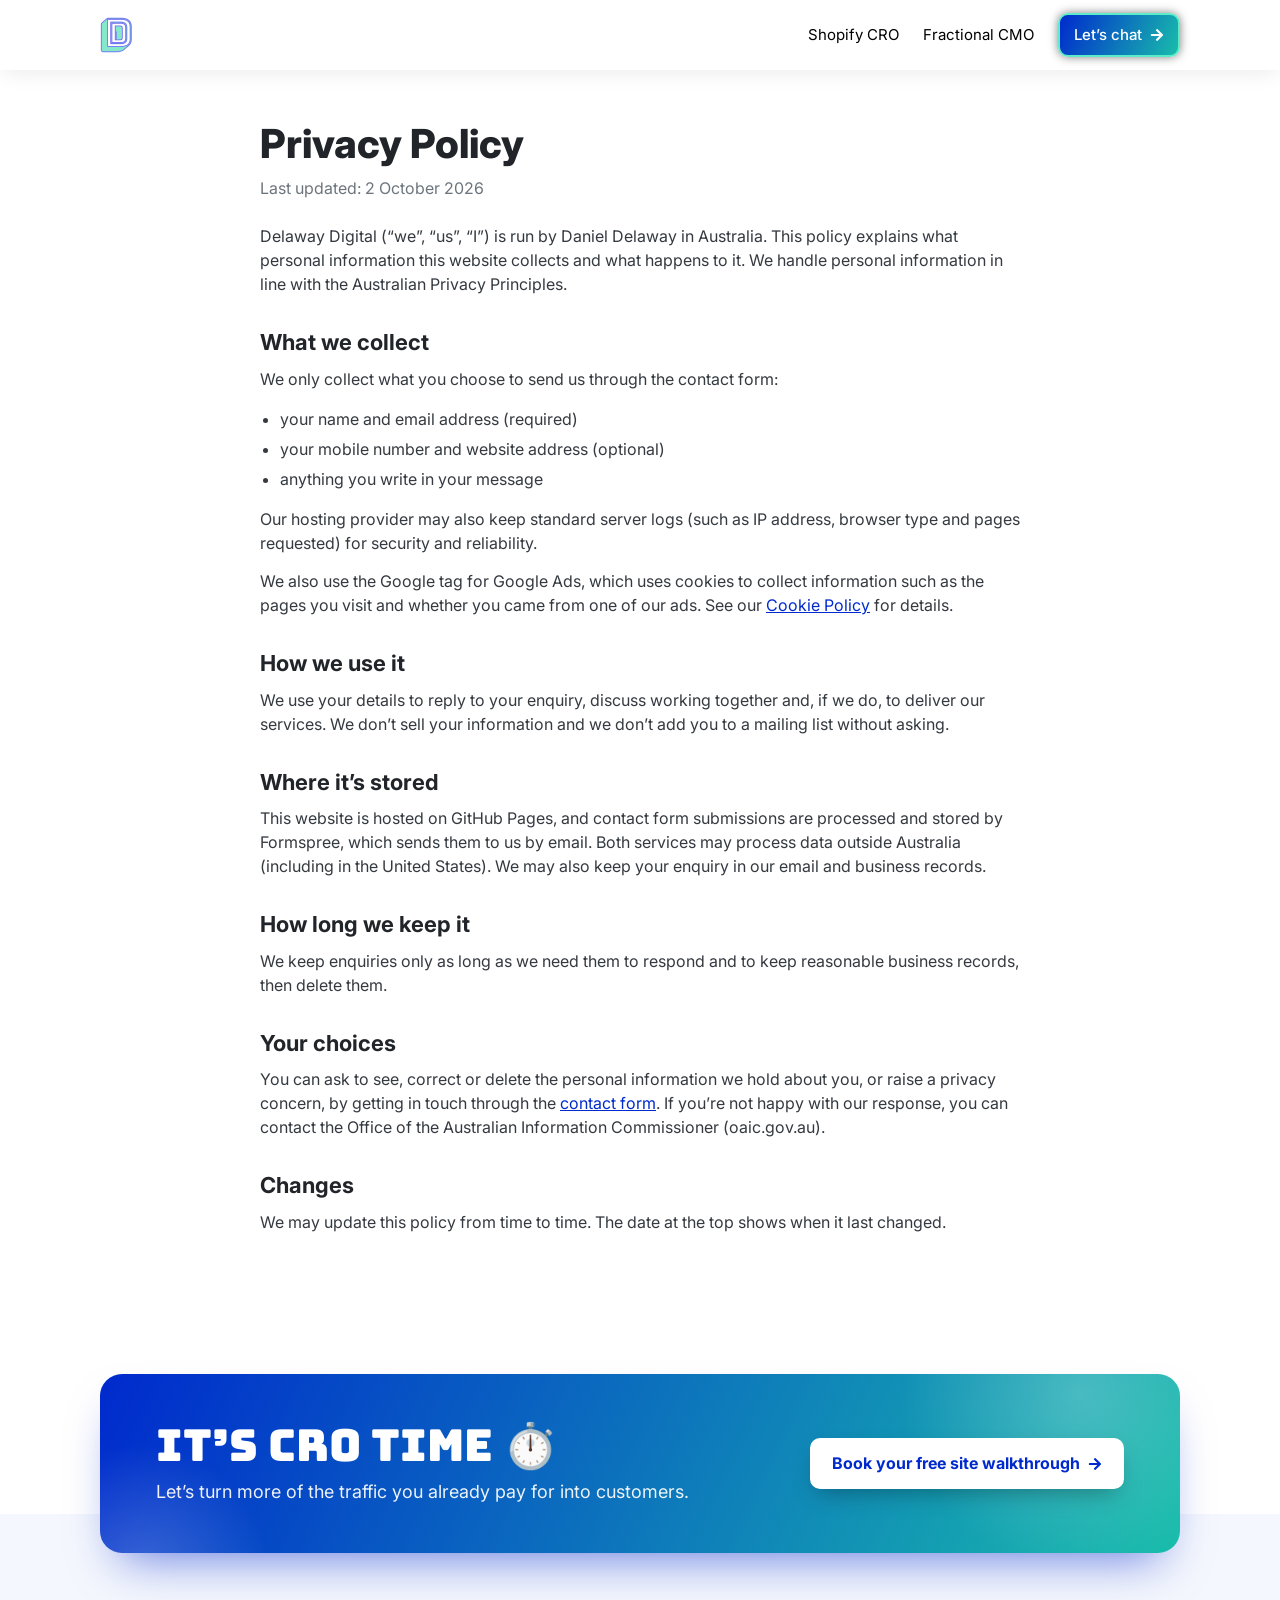
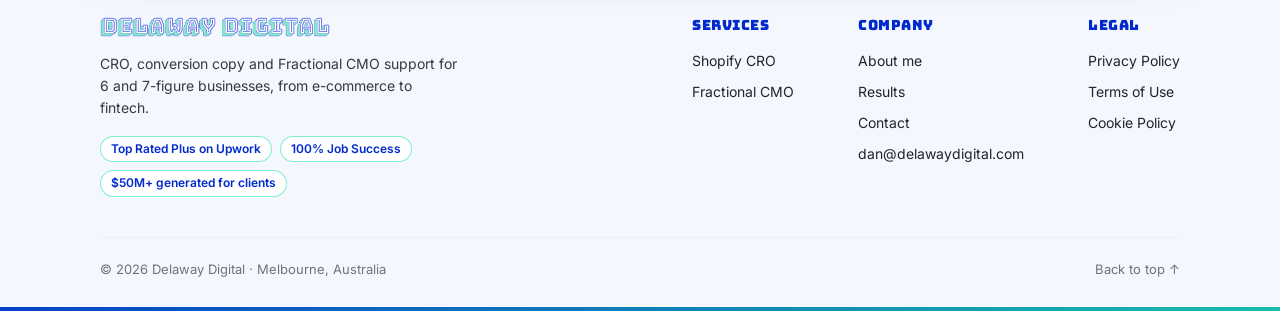
<file: privacy-policy/index.html>
<!doctype html>
<html lang="en-AU">
<head>
  <meta charset="utf-8">
  <meta name="viewport" content="width=device-width, initial-scale=1">
  <title>Privacy Policy | Delaway Digital</title>
  <meta name="description" content="How Delaway Digital collects, uses and protects the personal information you share through this website, including the contact form.">
  <link rel="canonical" href="https://delawaydigital.com/privacy-policy/">
  <link rel="icon" href="/assets/favicon-32.png" sizes="32x32">
  <link rel="icon" href="/assets/favicon-192.png" sizes="192x192">
  <link rel="apple-touch-icon" href="/assets/apple-touch-icon.png">
  <link rel="preconnect" href="https://fonts.googleapis.com">
  <link rel="preconnect" href="https://fonts.gstatic.com" crossorigin>
  <link rel="stylesheet" href="https://fonts.googleapis.com/css2?family=Bungee&family=Inter:wght@400;500;600;700;800&family=Poppins:wght@400;500;600&display=swap">
  <link rel="stylesheet" href="/styles.css">
  <!-- Google tag (gtag.js): Google Ads AW-18464958375 -->
  <script async src="https://www.googletagmanager.com/gtag/js?id=AW-18464958375"></script>
  <script>
    window.dataLayer = window.dataLayer || [];
    function gtag(){dataLayer.push(arguments);}
    gtag('js', new Date());
    gtag('config', 'AW-18464958375');
  </script>
</head>
<body>
  <a class="skip-link" href="#main">Skip to content</a>

  <!-- ===== Header (same on every page) ===== -->
  <header class="site-header">
    <div class="container">
      <a class="logo" href="/" aria-label="Delaway Digital home"><img class="logo-mark" src="/assets/logo-dd-icon.png" alt="" width="32" height="36"></a>
      <nav class="site-nav" aria-label="Main">
        <a class="hide-mobile" href="/shopify-cro-consultant/">Shopify CRO</a>
        <a class="hide-mobile" href="/fractional-cmo/">Fractional CMO</a>
        <a class="btn" href="/#contact">Let’s chat
          <svg viewBox="0 0 448 512" aria-hidden="true"><path fill="currentColor" d="M190.5 66.9l22.2-22.2a23.9 23.9 0 0 1 33.9 0L441 239a23.9 23.9 0 0 1 0 33.9L246.6 467.3a23.9 23.9 0 0 1-33.9 0l-22.2-22.2a24 24 0 0 1 .4-34.3L311.4 296H24c-13.3 0-24-10.7-24-24v-32c0-13.3 10.7-24 24-24h287.4L190.9 101.2a23.9 23.9 0 0 1-.4-34.3z"/></svg>
        </a>
      </nav>
    </div>
  </header>

  <main id="main">
    <div class="container prose">
      <h1>Privacy Policy</h1>
      <p class="updated">Last updated: 2 October 2026</p>
      <p>Delaway Digital (“we”, “us”, “I”) is run by Daniel Delaway in Australia. This policy explains what personal information this website collects and what happens to it. We handle personal information in line with the Australian Privacy Principles.</p>

      <h2>What we collect</h2>
      <p>We only collect what you choose to send us through the contact form:</p>
      <ul>
        <li>your name and email address (required)</li>
        <li>your mobile number and website address (optional)</li>
        <li>anything you write in your message</li>
      </ul>
      <p>Our hosting provider may also keep standard server logs (such as IP address, browser type and pages requested) for security and reliability.</p>
      <p>We also use the Google tag for Google Ads, which uses cookies to collect information such as the pages you visit and whether you came from one of our ads. See our <a href="/cookie-policy/">Cookie Policy</a> for details.</p>

      <h2>How we use it</h2>
      <p>We use your details to reply to your enquiry, discuss working together and, if we do, to deliver our services. We don’t sell your information and we don’t add you to a mailing list without asking.</p>

      <h2>Where it’s stored</h2>
      <p>This website is hosted on GitHub Pages, and contact form submissions are processed and stored by Formspree, which sends them to us by email. Both services may process data outside Australia (including in the United States). We may also keep your enquiry in our email and business records.</p>

      <h2>How long we keep it</h2>
      <p>We keep enquiries only as long as we need them to respond and to keep reasonable business records, then delete them.</p>

      <h2>Your choices</h2>
      <p>You can ask to see, correct or delete the personal information we hold about you, or raise a privacy concern, by getting in touch through the <a href="/#contact">contact form</a>. If you’re not happy with our response, you can contact the Office of the Australian Information Commissioner (oaic.gov.au).</p>

      <h2>Changes</h2>
      <p>We may update this policy from time to time. The date at the top shows when it last changed.</p>
    </div>
  </main>

  <!-- ===== Footer (same on every page) ===== -->
  <footer class="site-footer">
    <div class="container">
      <div class="footer-cta">
        <div>
          <p class="footer-cta-title">It’s CRO time ⏱️</p>
          <p class="footer-cta-text">Let’s turn more of the traffic you already pay for into customers.</p>
        </div>
        <a class="btn btn-light btn-lg" href="/#contact">Book your free site walkthrough
          <svg viewBox="0 0 448 512" aria-hidden="true"><path fill="currentColor" d="M190.5 66.9l22.2-22.2a23.9 23.9 0 0 1 33.9 0L441 239a23.9 23.9 0 0 1 0 33.9L246.6 467.3a23.9 23.9 0 0 1-33.9 0l-22.2-22.2a24 24 0 0 1 .4-34.3L311.4 296H24c-13.3 0-24-10.7-24-24v-32c0-13.3 10.7-24 24-24h287.4L190.9 101.2a23.9 23.9 0 0 1-.4-34.3z"/></svg>
        </a>
      </div>

      <div class="footer-main">
        <div class="footer-brand">
          <a href="/" aria-label="Delaway Digital home"><img src="/assets/logo-delaway-digital-hero.webp" alt="" width="1758" height="149" loading="lazy"></a>
          <p>CRO, conversion copy and Fractional CMO support for 6 and 7-figure businesses, from e-commerce to fintech.</p>
          <ul class="footer-creds">
            <li>Top Rated Plus on Upwork</li>
            <li>100% Job Success</li>
            <li>$50M+ generated for clients</li>
          </ul>
        </div>
        <div class="footer-cols">
          <div>
            <h2>Services</h2>
            <ul>
              <li><a href="/shopify-cro-consultant/">Shopify CRO</a></li>
              <li><a href="/fractional-cmo/">Fractional CMO</a></li>
            </ul>
          </div>
          <div>
            <h2>Company</h2>
            <ul>
              <li><a href="/about/">About me</a></li>
              <li><a href="/#results">Results</a></li>
              <li><a href="/#contact">Contact</a></li>
              <li><a href="mailto:dan@delawaydigital.com">dan@delawaydigital.com</a></li>
            </ul>
          </div>
          <div>
            <h2>Legal</h2>
            <ul>
              <li><a href="/privacy-policy/">Privacy Policy</a></li>
              <li><a href="/terms-of-use/">Terms of Use</a></li>
              <li><a href="/cookie-policy/">Cookie Policy</a></li>
            </ul>
          </div>
        </div>
      </div>

      <div class="footer-bottom">
        <p>© 2026 Delaway Digital · Melbourne, Australia</p>
        <a href="#main">Back to top ↑</a>
      </div>
    </div>
  </footer>
</body>
</html>
</file>
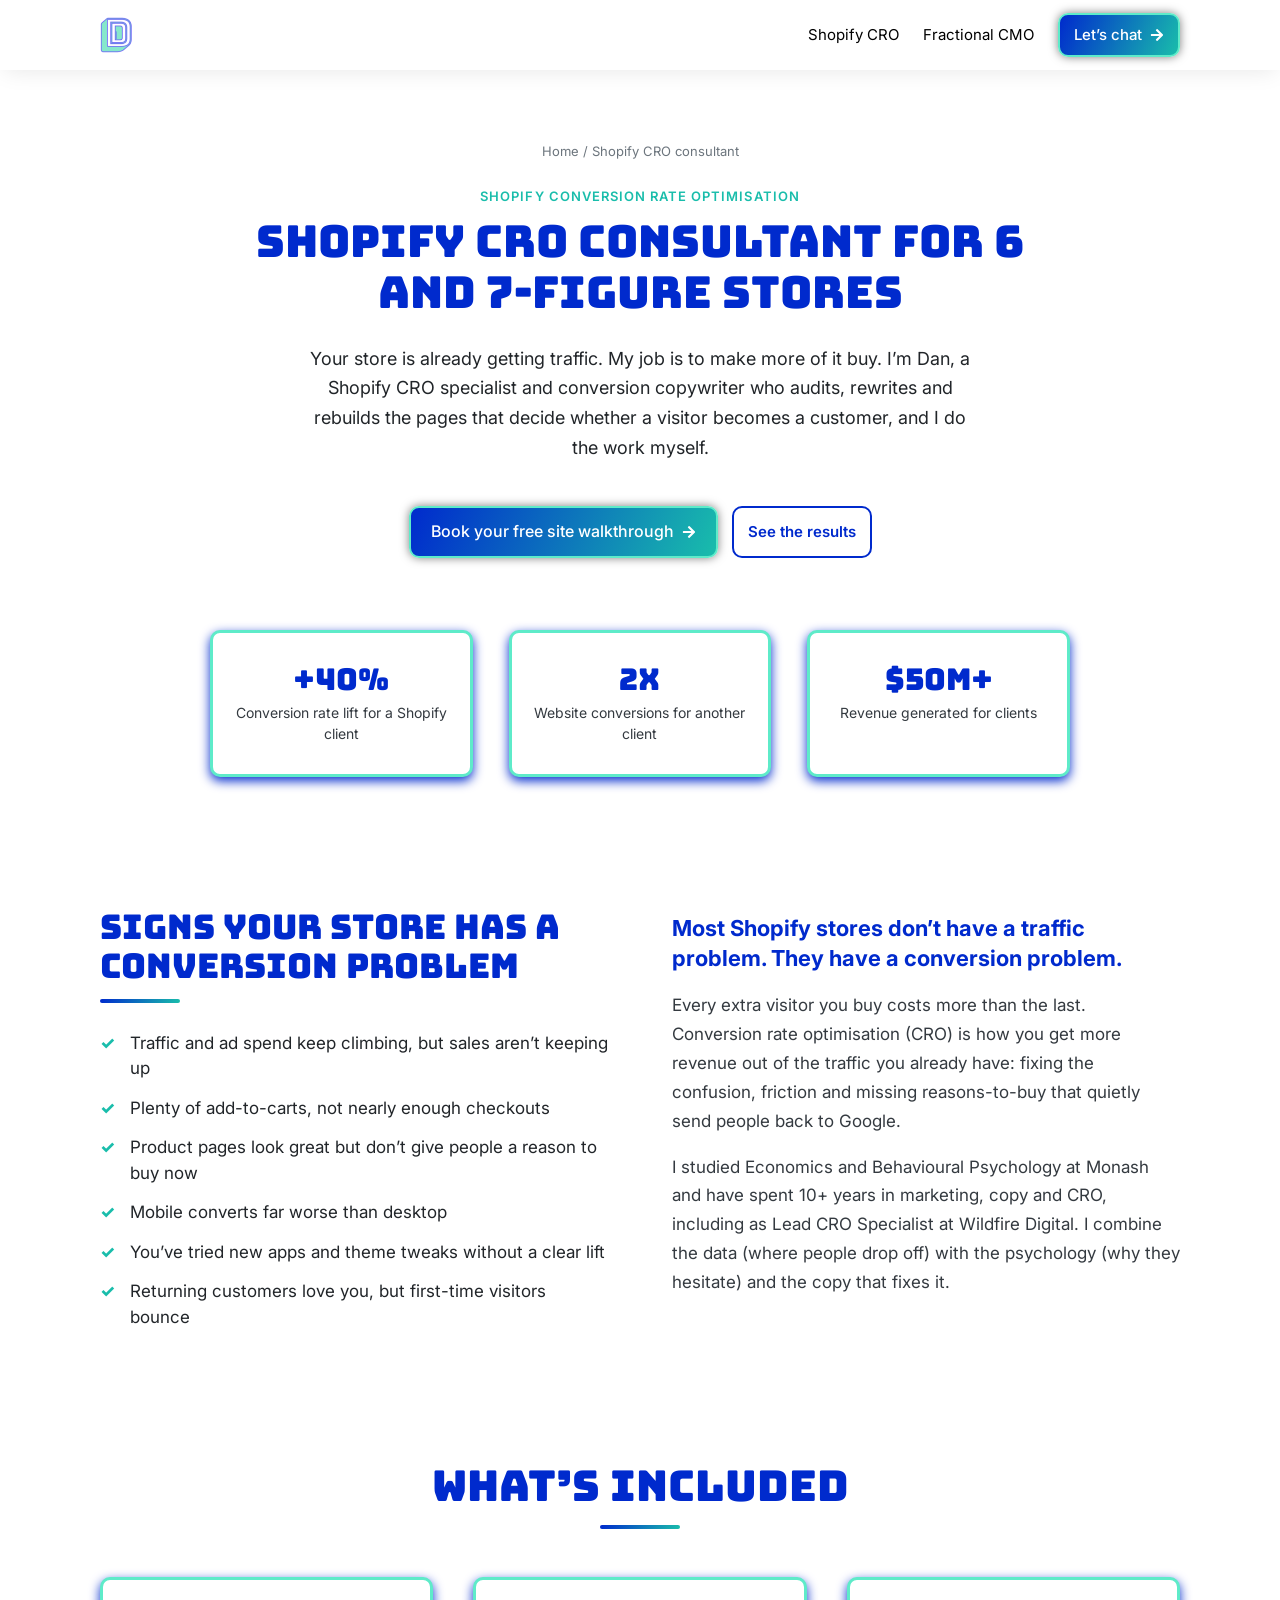
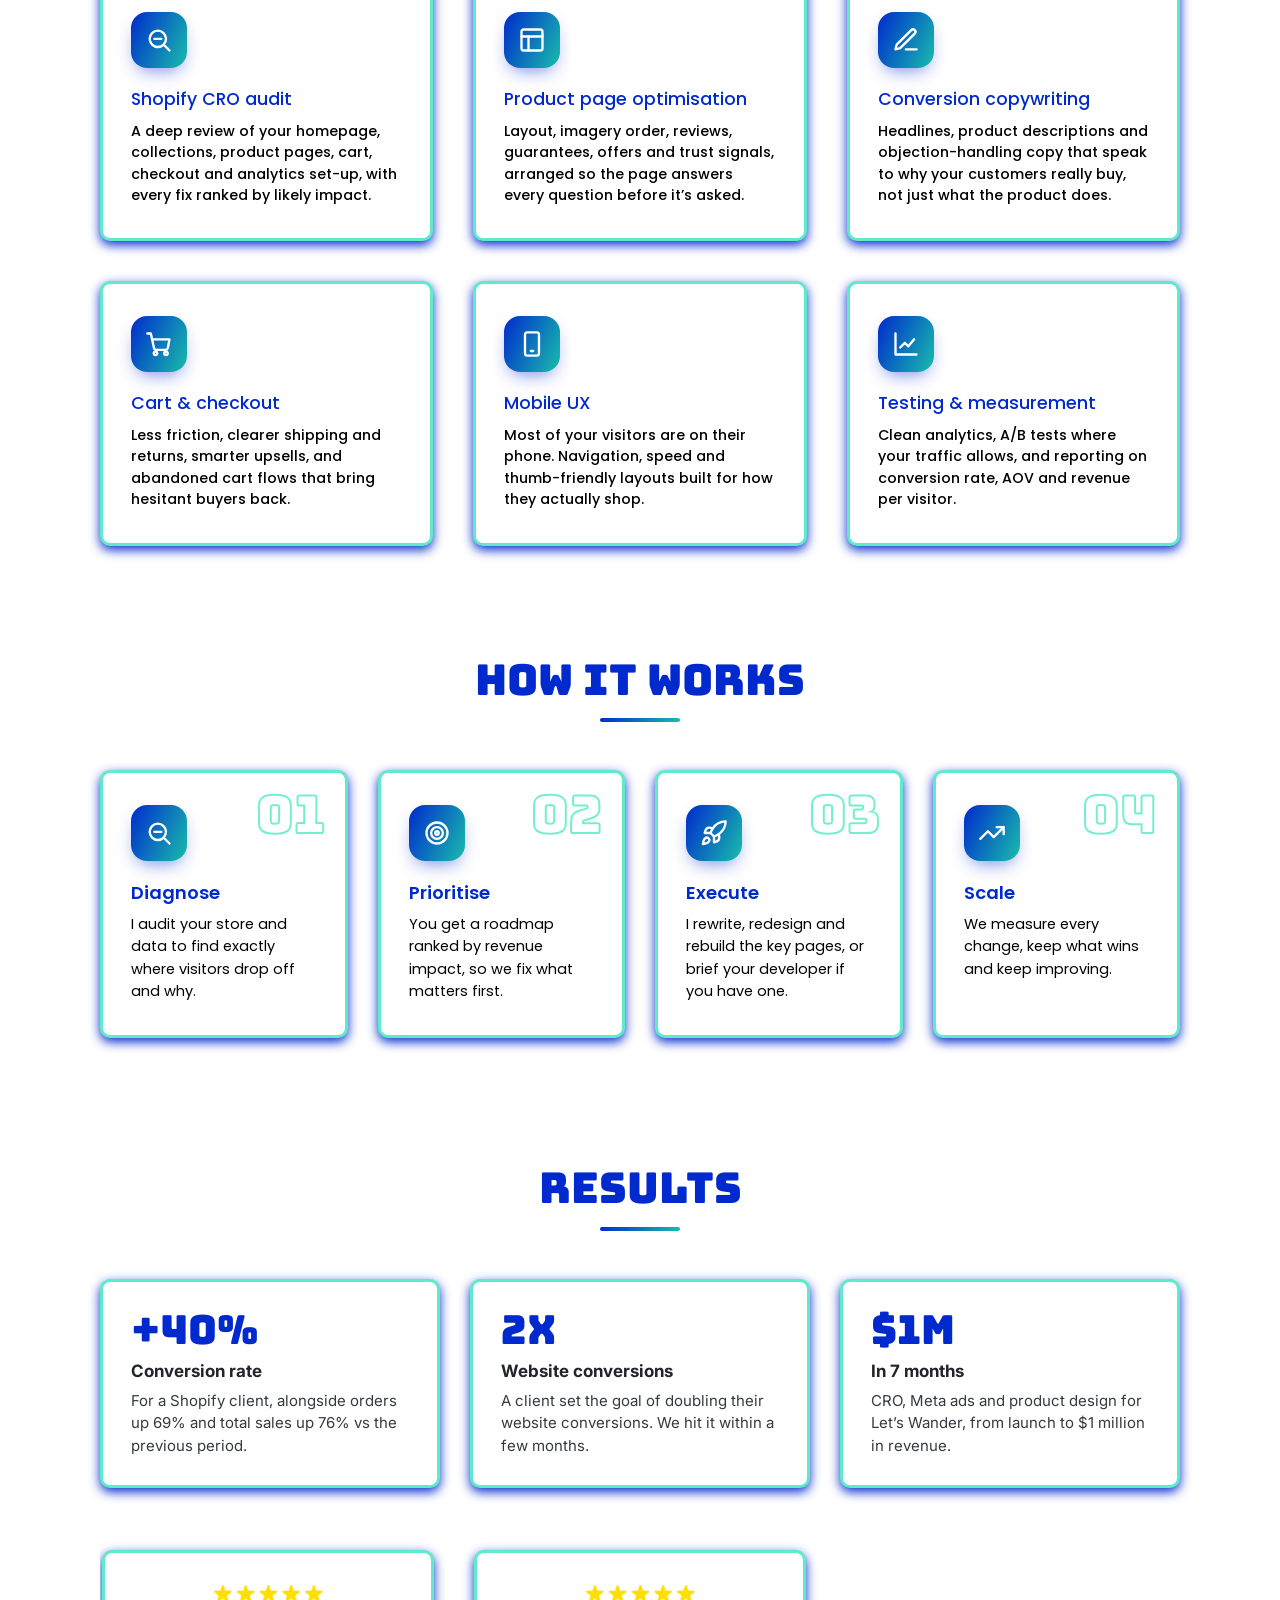
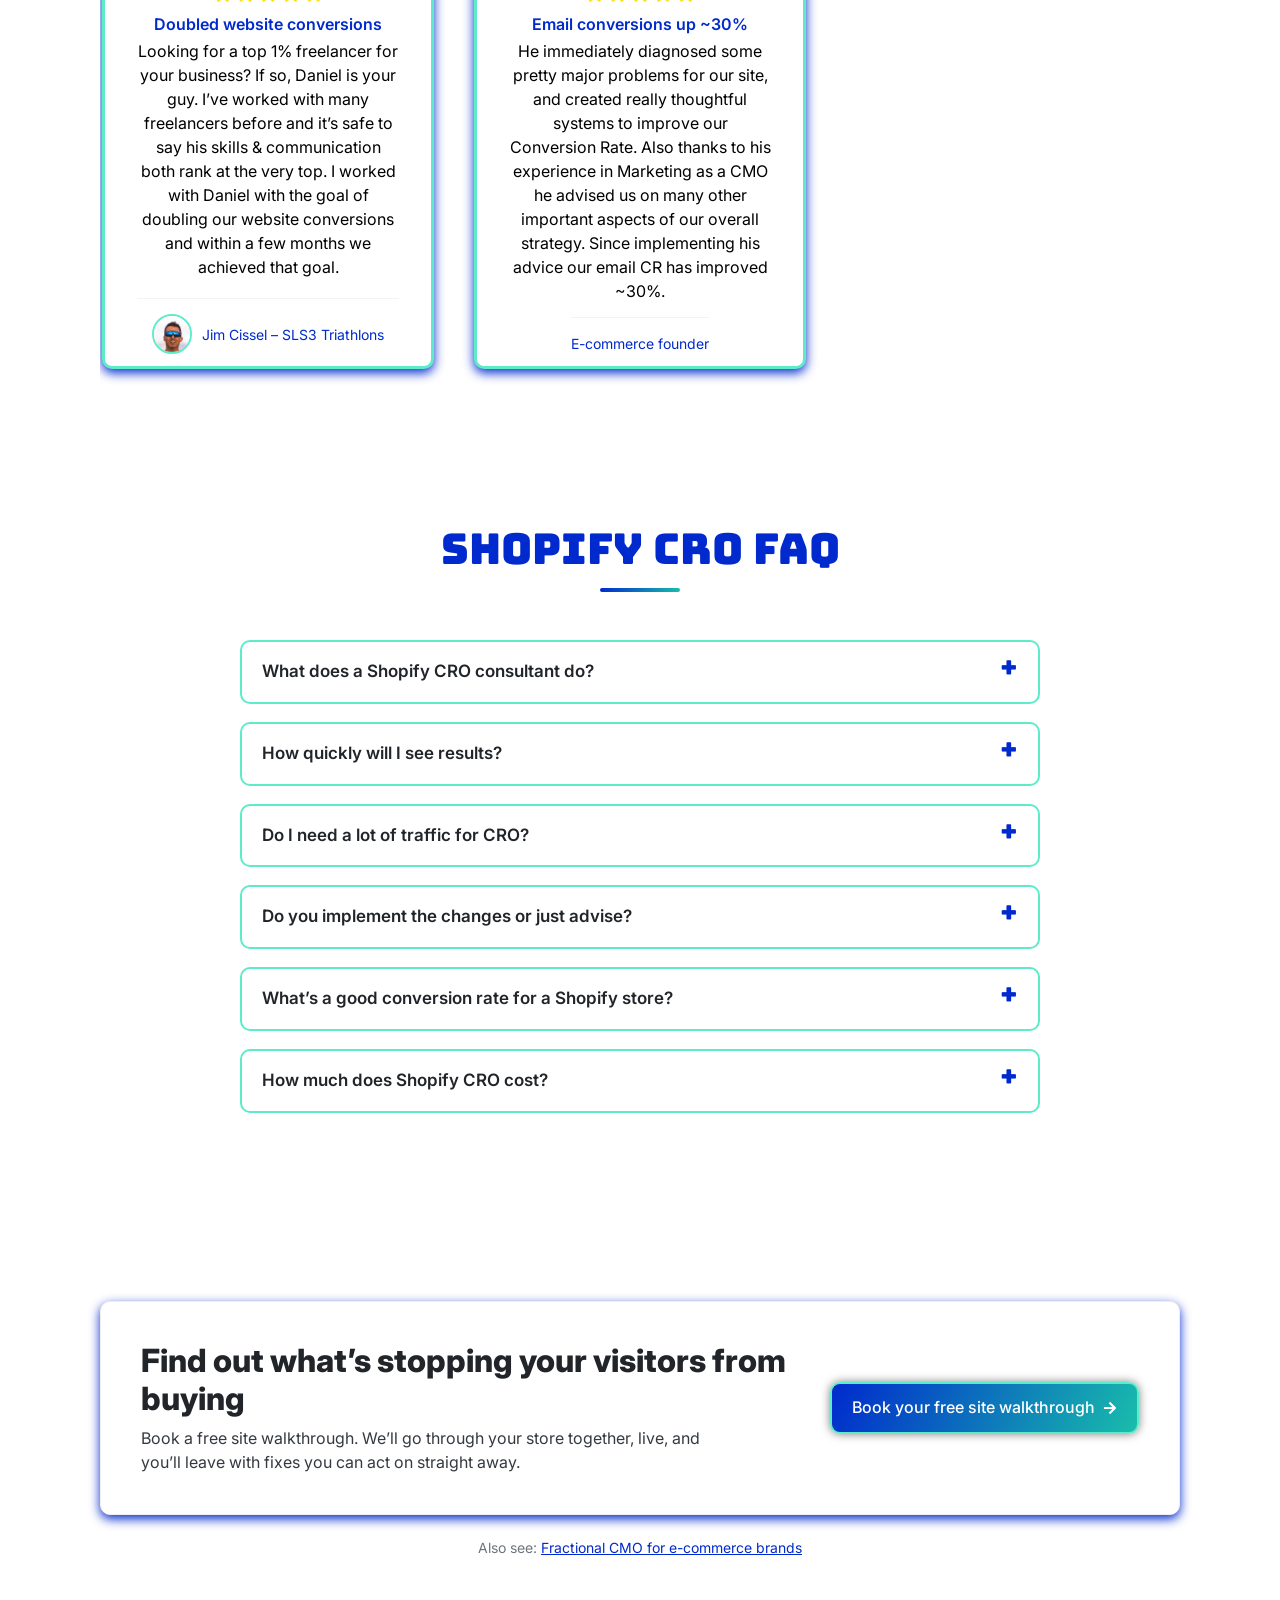
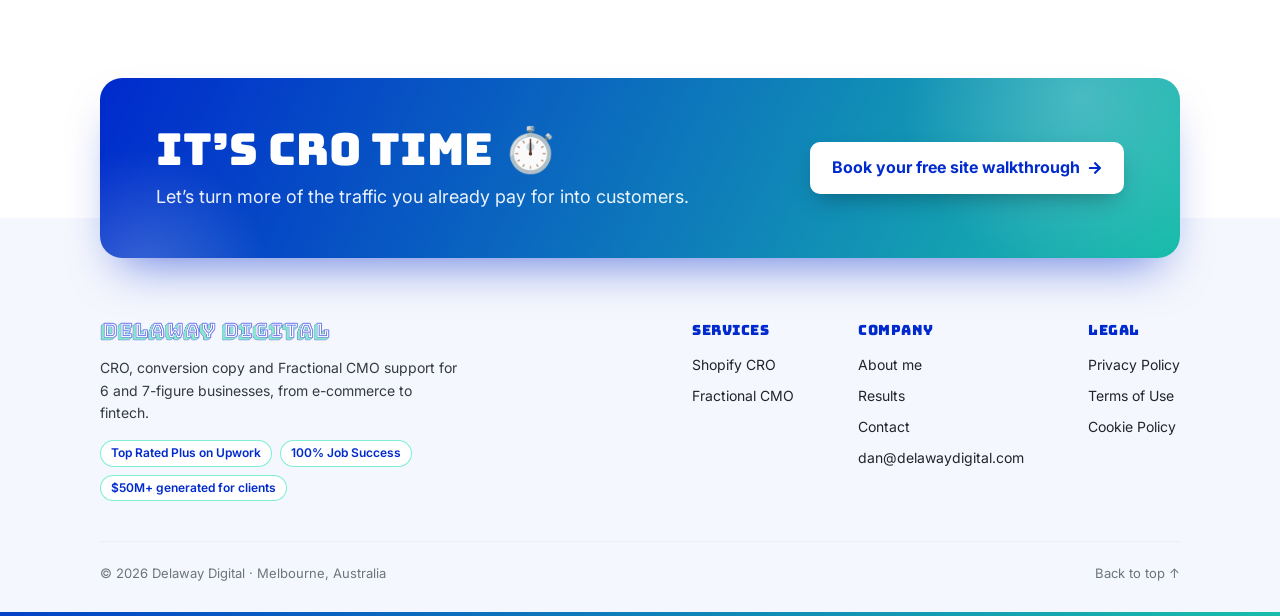
<file: shopify-cro-consultant/index.html>
<!doctype html>
<html lang="en-AU">
<head>
  <meta charset="utf-8">
  <meta name="viewport" content="width=device-width, initial-scale=1">
  <title>Shopify CRO Consultant for 6 &amp; 7-Figure Stores | Delaway Digital</title>
  <meta name="description" content="Shopify CRO consultant Daniel Delaway finds what’s stopping your visitors from buying and fixes it: conversion audits, product page and checkout optimisation, copywriting and testing. Book a free site walkthrough.">
  <link rel="canonical" href="https://delawaydigital.com/shopify-cro-consultant/">
  <meta property="og:type" content="website">
  <meta property="og:title" content="Shopify CRO Consultant for 6 &amp; 7-Figure Stores | Delaway Digital">
  <meta property="og:description" content="Shopify CRO consultant Daniel Delaway finds what’s stopping your visitors from buying and fixes it: conversion audits, product page and checkout optimisation, copywriting and testing. Book a free site walkthrough.">
  <meta property="og:url" content="https://delawaydigital.com/shopify-cro-consultant/">
  <meta property="og:image" content="https://delawaydigital.com/assets/og-image.jpg">
  <meta name="twitter:card" content="summary_large_image">
  <script type="application/ld+json">
  {
    "@context": "https://schema.org",
    "@type": "Service",
    "name": "Shopify conversion rate optimisation",
    "serviceType": "Shopify conversion rate optimisation",
    "url": "https://delawaydigital.com/shopify-cro-consultant/",
    "areaServed": "Worldwide",
    "description": "Shopify CRO consultant Daniel Delaway finds what’s stopping your visitors from buying and fixes it: conversion audits, product page and checkout optimisation, copywriting and testing. Book a free site walkthrough.",
    "provider": {
      "@type": "ProfessionalService",
      "name": "Delaway Digital",
      "url": "https://delawaydigital.com/",
      "founder": {
        "@type": "Person",
        "name": "Daniel Delaway"
      }
    }
  }
  </script>
  <script type="application/ld+json">
  {
    "@context": "https://schema.org",
    "@type": "FAQPage",
    "mainEntity": [
      {
        "@type": "Question",
        "name": "What does a Shopify CRO consultant do?",
        "acceptedAnswer": {
          "@type": "Answer",
          "text": "A Shopify CRO consultant finds the reasons visitors leave without buying and fixes them. That means auditing your store and analytics, improving product pages, copy, cart and checkout, and measuring the impact on conversion rate and revenue."
        }
      },
      {
        "@type": "Question",
        "name": "How quickly will I see results?",
        "acceptedAnswer": {
          "@type": "Answer",
          "text": "Quick wins like clearer product copy, stronger trust signals and checkout fixes often go live within the first few weeks. Bigger gains from testing and ongoing optimisation build over the following months."
        }
      },
      {
        "@type": "Question",
        "name": "Do I need a lot of traffic for CRO?",
        "acceptedAnswer": {
          "@type": "Answer",
          "text": "No. A/B testing needs enough traffic to reach a reliable result, but most stores gain far more from research-led fixes to obvious friction points first. I’ll recommend the right approach for your traffic level."
        }
      },
      {
        "@type": "Question",
        "name": "Do you implement the changes or just advise?",
        "acceptedAnswer": {
          "@type": "Answer",
          "text": "Either. I can hand over a prioritised audit for your team, or rewrite, redesign and rebuild the pages myself inside Shopify."
        }
      },
      {
        "@type": "Question",
        "name": "What’s a good conversion rate for a Shopify store?",
        "acceptedAnswer": {
          "@type": "Answer",
          "text": "It varies a lot by industry, price point and traffic source, so beware of generic benchmarks. The numbers that matter most are your own trend over time and your revenue per visitor."
        }
      },
      {
        "@type": "Question",
        "name": "How much does Shopify CRO cost?",
        "acceptedAnswer": {
          "@type": "Answer",
          "text": "It depends on scope: a one-off audit costs far less than ongoing optimisation. Book a free site walkthrough and I’ll recommend the right option for your store before you spend anything."
        }
      }
    ]
  }
  </script>
  <script type="application/ld+json">
  {
    "@context": "https://schema.org",
    "@type": "BreadcrumbList",
    "itemListElement": [
      {
        "@type": "ListItem",
        "position": 1,
        "name": "Home",
        "item": "https://delawaydigital.com/"
      },
      {
        "@type": "ListItem",
        "position": 2,
        "name": "Shopify CRO consultant",
        "item": "https://delawaydigital.com/shopify-cro-consultant/"
      }
    ]
  }
  </script>
  <link rel="icon" href="/assets/favicon-32.png" sizes="32x32">
  <link rel="icon" href="/assets/favicon-192.png" sizes="192x192">
  <link rel="apple-touch-icon" href="/assets/apple-touch-icon.png">
  <link rel="preconnect" href="https://fonts.googleapis.com">
  <link rel="preconnect" href="https://fonts.gstatic.com" crossorigin>
  <link rel="stylesheet" href="https://fonts.googleapis.com/css2?family=Bungee&family=Inter:wght@400;500;600;700;800&family=Poppins:wght@400;500;600&display=swap">
  <link rel="stylesheet" href="/styles.css">
  <!-- Google tag (gtag.js): Google Ads AW-18464958375 -->
  <script async src="https://www.googletagmanager.com/gtag/js?id=AW-18464958375"></script>
  <script>
    window.dataLayer = window.dataLayer || [];
    function gtag(){dataLayer.push(arguments);}
    gtag('js', new Date());
    gtag('config', 'AW-18464958375');
  </script>
</head>
<body>
  <a class="skip-link" href="#main">Skip to content</a>

  <!-- ===== Header (same on every page) ===== -->
  <header class="site-header">
    <div class="container">
      <a class="logo" href="/" aria-label="Delaway Digital home"><img class="logo-mark" src="/assets/logo-dd-icon.png" alt="" width="32" height="36"></a>
      <nav class="site-nav" aria-label="Main">
        <a class="hide-mobile" href="/shopify-cro-consultant/">Shopify CRO</a>
        <a class="hide-mobile" href="/fractional-cmo/">Fractional CMO</a>
        <a class="btn" href="/#contact">Let’s chat
          <svg viewBox="0 0 448 512" aria-hidden="true"><path fill="currentColor" d="M190.5 66.9l22.2-22.2a23.9 23.9 0 0 1 33.9 0L441 239a23.9 23.9 0 0 1 0 33.9L246.6 467.3a23.9 23.9 0 0 1-33.9 0l-22.2-22.2a24 24 0 0 1 .4-34.3L311.4 296H24c-13.3 0-24-10.7-24-24v-32c0-13.3 10.7-24 24-24h287.4L190.9 101.2a23.9 23.9 0 0 1-.4-34.3z"/></svg>
        </a>
      </nav>
    </div>
  </header>

  <main id="main">

    <!-- ===== Hero ===== -->
    <section class="page-hero">
      <div class="container">
        <nav class="crumbs" aria-label="Breadcrumb"><a href="/">Home</a> <span aria-hidden="true">/</span> Shopify CRO consultant</nav>
        <p class="eyebrow">Shopify conversion rate optimisation</p>
        <h1>Shopify CRO consultant for 6 and 7-figure stores</h1>
        <p class="lead">Your store is already getting traffic. My job is to make more of it buy. I’m Dan, a Shopify CRO specialist and conversion copywriter who audits, rewrites and rebuilds the pages that decide whether a visitor becomes a customer, and I do the work myself.</p>
        <div class="hero-ctas">
          <a class="btn btn-lg" href="/#contact">Book your free site walkthrough
            <svg viewBox="0 0 448 512" aria-hidden="true"><path fill="currentColor" d="M190.5 66.9l22.2-22.2a23.9 23.9 0 0 1 33.9 0L441 239a23.9 23.9 0 0 1 0 33.9L246.6 467.3a23.9 23.9 0 0 1-33.9 0l-22.2-22.2a24 24 0 0 1 .4-34.3L311.4 296H24c-13.3 0-24-10.7-24-24v-32c0-13.3 10.7-24 24-24h287.4L190.9 101.2a23.9 23.9 0 0 1-.4-34.3z"/></svg>
          </a>
          <a class="btn-outline btn-lg" href="#results">See the results</a>
        </div>
        <ul class="stats">
          <li class="stat glow-card"><strong>+40%</strong><span>Conversion rate lift for a Shopify client</span></li>
          <li class="stat glow-card"><strong>2x</strong><span>Website conversions for another client</span></li>
          <li class="stat glow-card"><strong>$50M+</strong><span>Revenue generated for clients</span></li>
        </ul>
      </div>
    </section>

    <!-- ===== Who it's for ===== -->
    <section class="section">
      <div class="container fit-grid">
        <div>
          <h2 class="section-title">Signs your store has a conversion problem</h2>
          <ul class="checklist fit-list">
            <li>Traffic and ad spend keep climbing, but sales aren’t keeping up</li>
            <li>Plenty of add-to-carts, not nearly enough checkouts</li>
            <li>Product pages look great but don’t give people a reason to buy now</li>
            <li>Mobile converts far worse than desktop</li>
            <li>You’ve tried new apps and theme tweaks without a clear lift</li>
            <li>Returning customers love you, but first-time visitors bounce</li>
          </ul>
        </div>
        <div class="fit-copy">
          <p class="fit-lead">Most Shopify stores don’t have a traffic problem. They have a conversion problem.</p>
          <p>Every extra visitor you buy costs more than the last. Conversion rate optimisation (CRO) is how you get more revenue out of the traffic you already have: fixing the confusion, friction and missing reasons-to-buy that quietly send people back to Google.</p>
          <p>I studied Economics and Behavioural Psychology at Monash and have spent 10+ years in marketing, copy and CRO, including as Lead CRO Specialist at Wildfire Digital. I combine the data (where people drop off) with the psychology (why they hesitate) and the copy that fixes it.</p>
        </div>
      </div>
    </section>

    <!-- ===== What's included ===== -->
    <section class="section">
      <div class="container">
        <h2 class="section-title center">What’s included</h2>
        <div class="card-grid included-grid">
          <article class="service-card glow-card">
            <span class="icon-tile" aria-hidden="true"><svg viewBox="0 0 24 24" fill="none" stroke="currentColor" stroke-width="2" stroke-linecap="round" stroke-linejoin="round"><circle cx="11" cy="11" r="7"/><path d="m21 21-4.3-4.3"/><path d="M8 11h6"/></svg></span>
            <h3>Shopify CRO audit</h3>
            <p>A deep review of your homepage, collections, product pages, cart, checkout and analytics set-up, with every fix ranked by likely impact.</p>
          </article>
          <article class="service-card glow-card">
            <span class="icon-tile" aria-hidden="true"><svg viewBox="0 0 24 24" fill="none" stroke="currentColor" stroke-width="2" stroke-linecap="round" stroke-linejoin="round"><rect x="3" y="3" width="18" height="18" rx="2"/><path d="M3 9h18"/><path d="M9 21V9"/></svg></span>
            <h3>Product page optimisation</h3>
            <p>Layout, imagery order, reviews, guarantees, offers and trust signals, arranged so the page answers every question before it’s asked.</p>
          </article>
          <article class="service-card glow-card">
            <span class="icon-tile" aria-hidden="true"><svg viewBox="0 0 24 24" fill="none" stroke="currentColor" stroke-width="2" stroke-linecap="round" stroke-linejoin="round"><path d="M12 20h9"/><path d="M16.5 3.5a2.12 2.12 0 0 1 3 3L7 19l-4 1 1-4L16.5 3.5z"/></svg></span>
            <h3>Conversion copywriting</h3>
            <p>Headlines, product descriptions and objection-handling copy that speak to why your customers really buy, not just what the product does.</p>
          </article>
          <article class="service-card glow-card">
            <span class="icon-tile" aria-hidden="true"><svg viewBox="0 0 24 24" fill="none" stroke="currentColor" stroke-width="2" stroke-linecap="round" stroke-linejoin="round"><circle cx="9" cy="20" r="1.5"/><circle cx="18" cy="20" r="1.5"/><path d="M2 3h3l2.7 12.4a2 2 0 0 0 2 1.6h7.9a2 2 0 0 0 2-1.5L21 8H6"/></svg></span>
            <h3>Cart &amp; checkout</h3>
            <p>Less friction, clearer shipping and returns, smarter upsells, and abandoned cart flows that bring hesitant buyers back.</p>
          </article>
          <article class="service-card glow-card">
            <span class="icon-tile" aria-hidden="true"><svg viewBox="0 0 24 24" fill="none" stroke="currentColor" stroke-width="2" stroke-linecap="round" stroke-linejoin="round"><rect x="6" y="2" width="12" height="20" rx="2"/><path d="M11 18h2"/></svg></span>
            <h3>Mobile UX</h3>
            <p>Most of your visitors are on their phone. Navigation, speed and thumb-friendly layouts built for how they actually shop.</p>
          </article>
          <article class="service-card glow-card">
            <span class="icon-tile" aria-hidden="true"><svg viewBox="0 0 24 24" fill="none" stroke="currentColor" stroke-width="2" stroke-linecap="round" stroke-linejoin="round"><path d="M3 3v18h18"/><path d="m7 15 4-4 3 3 5-6"/></svg></span>
            <h3>Testing &amp; measurement</h3>
            <p>Clean analytics, A/B tests where your traffic allows, and reporting on conversion rate, AOV and revenue per visitor.</p>
          </article>
        </div>
      </div>
    </section>

    <!-- ===== Process ===== -->
    <section class="section">
      <div class="container">
        <h2 class="section-title center">How it works</h2>
        <ol class="steps">
          <li class="step glow-card">
            <span class="step-num" aria-hidden="true">01</span>
            <span class="step-icon" aria-hidden="true"><svg viewBox="0 0 24 24" fill="none" stroke="currentColor" stroke-width="2" stroke-linecap="round" stroke-linejoin="round"><circle cx="11" cy="11" r="7"/><path d="m21 21-4.3-4.3"/><path d="M8 11h6"/></svg></span>
            <h3>Diagnose</h3>
            <p>I audit your store and data to find exactly where visitors drop off and why.</p>
          </li>
          <li class="step glow-card">
            <span class="step-num" aria-hidden="true">02</span>
            <span class="step-icon" aria-hidden="true"><svg viewBox="0 0 24 24" fill="none" stroke="currentColor" stroke-width="2" stroke-linecap="round" stroke-linejoin="round"><circle cx="12" cy="12" r="9"/><circle cx="12" cy="12" r="5"/><circle cx="12" cy="12" r="1.5"/></svg></span>
            <h3>Prioritise</h3>
            <p>You get a roadmap ranked by revenue impact, so we fix what matters first.</p>
          </li>
          <li class="step glow-card">
            <span class="step-num" aria-hidden="true">03</span>
            <span class="step-icon" aria-hidden="true"><svg viewBox="0 0 24 24" fill="none" stroke="currentColor" stroke-width="2" stroke-linecap="round" stroke-linejoin="round"><path d="M4.5 16.5c-1.5 1.26-2 5-2 5s3.74-.5 5-2c.71-.84.7-2.13-.09-2.91a2.18 2.18 0 0 0-2.91-.09z"/><path d="m12 15-3-3a22 22 0 0 1 2-3.95A12.88 12.88 0 0 1 22 2c0 2.72-.78 7.5-6 11a22.35 22.35 0 0 1-4 2z"/><path d="M9 12H4s.55-3.03 2-4c1.62-1.08 5 0 5 0"/><path d="M12 15v5s3.03-.55 4-2c1.08-1.62 0-5 0-5"/></svg></span>
            <h3>Execute</h3>
            <p>I rewrite, redesign and rebuild the key pages, or brief your developer if you have one.</p>
          </li>
          <li class="step glow-card">
            <span class="step-num" aria-hidden="true">04</span>
            <span class="step-icon" aria-hidden="true"><svg viewBox="0 0 24 24" fill="none" stroke="currentColor" stroke-width="2" stroke-linecap="round" stroke-linejoin="round"><polyline points="22 7 13.5 15.5 8.5 10.5 2 17"/><polyline points="16 7 22 7 22 13"/></svg></span>
            <h3>Scale</h3>
            <p>We measure every change, keep what wins and keep improving.</p>
          </li>
        </ol>
      </div>
    </section>

    <!-- ===== Results ===== -->
    <section class="section" id="results">
      <div class="container">
        <h2 class="section-title center">Results</h2>
        <div class="mini-results">
          <article class="mini-result glow-card">
            <strong>+40%</strong>
            <h3>Conversion rate</h3>
            <p>For a Shopify client, alongside orders up 69% and total sales up 76% vs the previous period.</p>
          </article>
          <article class="mini-result glow-card">
            <strong>2x</strong>
            <h3>Website conversions</h3>
            <p>A client set the goal of doubling their website conversions. We hit it within a few months.</p>
          </article>
          <article class="mini-result glow-card">
            <strong>$1M</strong>
            <h3>In 7 months</h3>
            <p>CRO, Meta ads and product design for Let’s Wander, from launch to $1 million in revenue.</p>
          </article>
        </div>
        <div class="testimonial-grid service-quotes">
          <figure class="testimonial glow-card">
            <img class="stars" src="/assets/rating-5-stars.png" alt="5 out of 5 stars" width="115" height="18">
            <h3>Doubled website conversions</h3>
            <blockquote>Looking for a top 1% freelancer for your business? If so, Daniel is your guy. I’ve worked with many freelancers before and it’s safe to say his skills &amp; communication both rank at the very top. I worked with Daniel with the goal of doubling our website conversions and within a few months we achieved that goal.</blockquote>
            <figcaption class="with-avatar"><img src="/assets/testimonial-jim-cissel.webp" alt="Jim Cissel" width="40" height="40" loading="lazy"><span>Jim Cissel – SLS3 Triathlons</span></figcaption>
          </figure>
          <figure class="testimonial glow-card">
            <img class="stars" src="/assets/rating-5-stars.png" alt="5 out of 5 stars" width="115" height="18">
            <h3>Email conversions up ~30%</h3>
            <blockquote>He immediately diagnosed some pretty major problems for our site, and created really thoughtful systems to improve our Conversion Rate. Also thanks to his experience in Marketing as a CMO he advised us on many other important aspects of our overall strategy. Since implementing his advice our email CR has improved ~30%.</blockquote>
            <figcaption>E-commerce founder</figcaption>
          </figure>
        </div>
      </div>
    </section>

    <!-- ===== FAQ ===== -->
    <section class="section">
      <div class="container faq">
        <h2 class="section-title center">Shopify CRO FAQ</h2>
        <details>
          <summary>What does a Shopify CRO consultant do?</summary>
          <p>A Shopify CRO consultant finds the reasons visitors leave without buying and fixes them. That means auditing your store and analytics, improving product pages, copy, cart and checkout, and measuring the impact on conversion rate and revenue.</p>
        </details>
        <details>
          <summary>How quickly will I see results?</summary>
          <p>Quick wins like clearer product copy, stronger trust signals and checkout fixes often go live within the first few weeks. Bigger gains from testing and ongoing optimisation build over the following months.</p>
        </details>
        <details>
          <summary>Do I need a lot of traffic for CRO?</summary>
          <p>No. A/B testing needs enough traffic to reach a reliable result, but most stores gain far more from research-led fixes to obvious friction points first. I’ll recommend the right approach for your traffic level.</p>
        </details>
        <details>
          <summary>Do you implement the changes or just advise?</summary>
          <p>Either. I can hand over a prioritised audit for your team, or rewrite, redesign and rebuild the pages myself inside Shopify.</p>
        </details>
        <details>
          <summary>What’s a good conversion rate for a Shopify store?</summary>
          <p>It varies a lot by industry, price point and traffic source, so beware of generic benchmarks. The numbers that matter most are your own trend over time and your revenue per visitor.</p>
        </details>
        <details>
          <summary>How much does Shopify CRO cost?</summary>
          <p>It depends on scope: a one-off audit costs far less than ongoing optimisation. Book a free site walkthrough and I’ll recommend the right option for your store before you spend anything.</p>
        </details>
      </div>
    </section>

    <!-- ===== Call to action ===== -->
    <section class="section">
      <div class="container">
        <div class="cta-box cta-glow glow-card">
          <div>
            <h2>Find out what’s stopping your visitors from buying</h2>
            <p>Book a free site walkthrough. We’ll go through your store together, live, and you’ll leave with fixes you can act on straight away.</p>
          </div>
          <a class="btn btn-lg" href="/#contact">Book your free site walkthrough
            <svg viewBox="0 0 448 512" aria-hidden="true"><path fill="currentColor" d="M190.5 66.9l22.2-22.2a23.9 23.9 0 0 1 33.9 0L441 239a23.9 23.9 0 0 1 0 33.9L246.6 467.3a23.9 23.9 0 0 1-33.9 0l-22.2-22.2a24 24 0 0 1 .4-34.3L311.4 296H24c-13.3 0-24-10.7-24-24v-32c0-13.3 10.7-24 24-24h287.4L190.9 101.2a23.9 23.9 0 0 1-.4-34.3z"/></svg>
          </a>
        </div>
        <p class="also">Also see: <a href="/fractional-cmo/">Fractional CMO for e-commerce brands</a></p>
      </div>
    </section>
  </main>

  <!-- ===== Footer (same on every page) ===== -->
  <footer class="site-footer">
    <div class="container">
      <div class="footer-cta">
        <div>
          <p class="footer-cta-title">It’s CRO time ⏱️</p>
          <p class="footer-cta-text">Let’s turn more of the traffic you already pay for into customers.</p>
        </div>
        <a class="btn btn-light btn-lg" href="/#contact">Book your free site walkthrough
          <svg viewBox="0 0 448 512" aria-hidden="true"><path fill="currentColor" d="M190.5 66.9l22.2-22.2a23.9 23.9 0 0 1 33.9 0L441 239a23.9 23.9 0 0 1 0 33.9L246.6 467.3a23.9 23.9 0 0 1-33.9 0l-22.2-22.2a24 24 0 0 1 .4-34.3L311.4 296H24c-13.3 0-24-10.7-24-24v-32c0-13.3 10.7-24 24-24h287.4L190.9 101.2a23.9 23.9 0 0 1-.4-34.3z"/></svg>
        </a>
      </div>

      <div class="footer-main">
        <div class="footer-brand">
          <a href="/" aria-label="Delaway Digital home"><img src="/assets/logo-delaway-digital-hero.webp" alt="" width="1758" height="149" loading="lazy"></a>
          <p>CRO, conversion copy and Fractional CMO support for 6 and 7-figure businesses, from e-commerce to fintech.</p>
          <ul class="footer-creds">
            <li>Top Rated Plus on Upwork</li>
            <li>100% Job Success</li>
            <li>$50M+ generated for clients</li>
          </ul>
        </div>
        <div class="footer-cols">
          <div>
            <h2>Services</h2>
            <ul>
              <li><a href="/shopify-cro-consultant/">Shopify CRO</a></li>
              <li><a href="/fractional-cmo/">Fractional CMO</a></li>
            </ul>
          </div>
          <div>
            <h2>Company</h2>
            <ul>
              <li><a href="/about/">About me</a></li>
              <li><a href="/#results">Results</a></li>
              <li><a href="/#contact">Contact</a></li>
              <li><a href="mailto:dan@delawaydigital.com">dan@delawaydigital.com</a></li>
            </ul>
          </div>
          <div>
            <h2>Legal</h2>
            <ul>
              <li><a href="/privacy-policy/">Privacy Policy</a></li>
              <li><a href="/terms-of-use/">Terms of Use</a></li>
              <li><a href="/cookie-policy/">Cookie Policy</a></li>
            </ul>
          </div>
        </div>
      </div>

      <div class="footer-bottom">
        <p>© 2026 Delaway Digital · Melbourne, Australia</p>
        <a href="#main">Back to top ↑</a>
      </div>
    </div>
  </footer>
  <script src="/motion.js?v=20261103-1" defer></script>
</body>
</html>
</file>
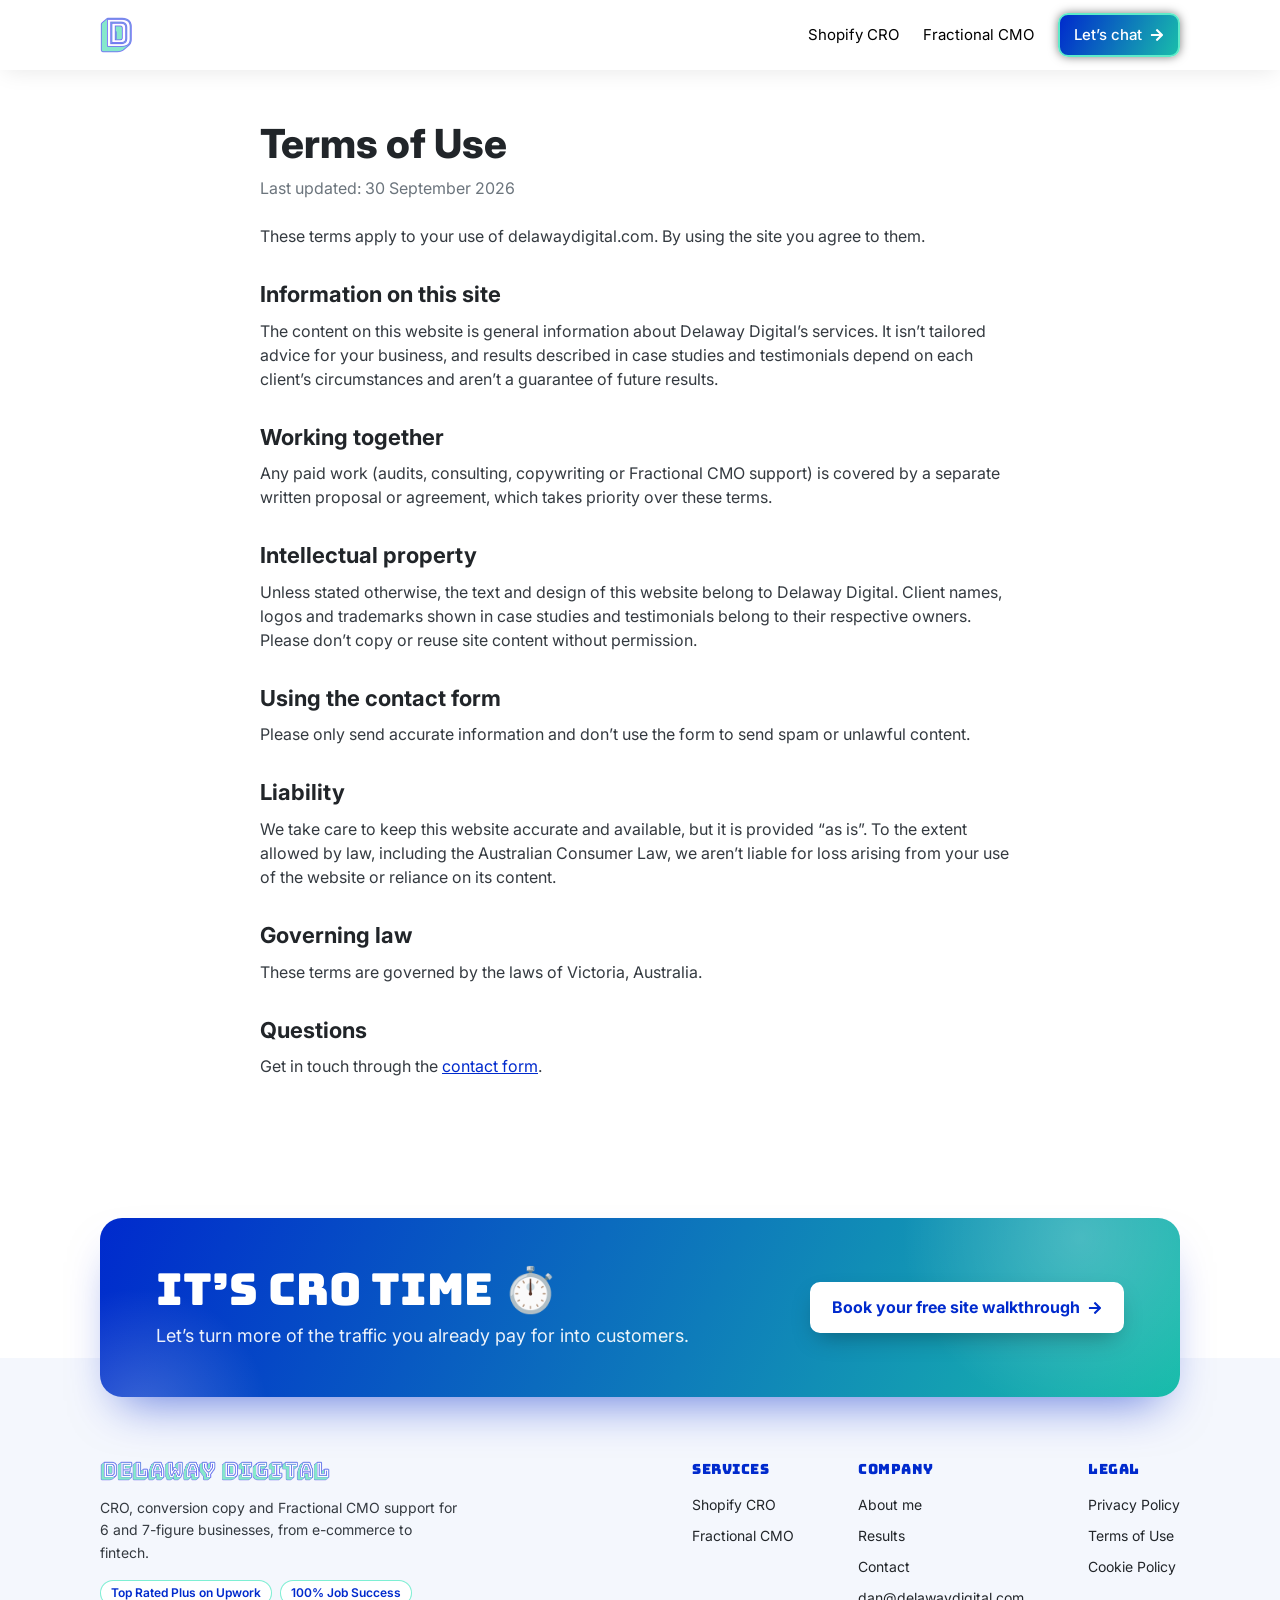
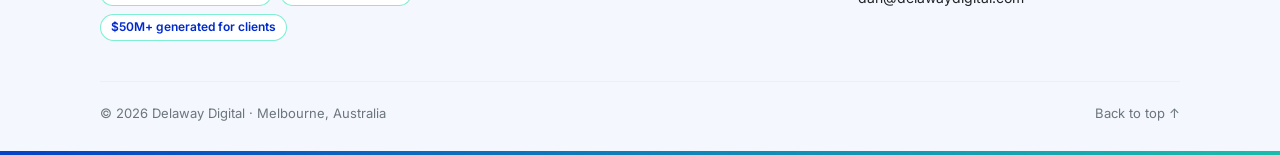
<file: terms-of-use/index.html>
<!doctype html>
<html lang="en-AU">
<head>
  <meta charset="utf-8">
  <meta name="viewport" content="width=device-width, initial-scale=1">
  <title>Terms of Use | Delaway Digital</title>
  <meta name="description" content="The terms that apply when you use the Delaway Digital website.">
  <link rel="canonical" href="https://delawaydigital.com/terms-of-use/">
  <link rel="icon" href="/assets/favicon-32.png" sizes="32x32">
  <link rel="icon" href="/assets/favicon-192.png" sizes="192x192">
  <link rel="apple-touch-icon" href="/assets/apple-touch-icon.png">
  <link rel="preconnect" href="https://fonts.googleapis.com">
  <link rel="preconnect" href="https://fonts.gstatic.com" crossorigin>
  <link rel="stylesheet" href="https://fonts.googleapis.com/css2?family=Bungee&family=Inter:wght@400;500;600;700;800&family=Poppins:wght@400;500;600&display=swap">
  <link rel="stylesheet" href="/styles.css">
  <!-- Google tag (gtag.js): Google Ads AW-18464958375 -->
  <script async src="https://www.googletagmanager.com/gtag/js?id=AW-18464958375"></script>
  <script>
    window.dataLayer = window.dataLayer || [];
    function gtag(){dataLayer.push(arguments);}
    gtag('js', new Date());
    gtag('config', 'AW-18464958375');
  </script>
</head>
<body>
  <a class="skip-link" href="#main">Skip to content</a>

  <!-- ===== Header (same on every page) ===== -->
  <header class="site-header">
    <div class="container">
      <a class="logo" href="/" aria-label="Delaway Digital home"><img class="logo-mark" src="/assets/logo-dd-icon.png" alt="" width="32" height="36"></a>
      <nav class="site-nav" aria-label="Main">
        <a class="hide-mobile" href="/shopify-cro-consultant/">Shopify CRO</a>
        <a class="hide-mobile" href="/fractional-cmo/">Fractional CMO</a>
        <a class="btn" href="/#contact">Let’s chat
          <svg viewBox="0 0 448 512" aria-hidden="true"><path fill="currentColor" d="M190.5 66.9l22.2-22.2a23.9 23.9 0 0 1 33.9 0L441 239a23.9 23.9 0 0 1 0 33.9L246.6 467.3a23.9 23.9 0 0 1-33.9 0l-22.2-22.2a24 24 0 0 1 .4-34.3L311.4 296H24c-13.3 0-24-10.7-24-24v-32c0-13.3 10.7-24 24-24h287.4L190.9 101.2a23.9 23.9 0 0 1-.4-34.3z"/></svg>
        </a>
      </nav>
    </div>
  </header>

  <main id="main">
    <div class="container prose">
      <h1>Terms of Use</h1>
      <p class="updated">Last updated: 30 September 2026</p>
      <p>These terms apply to your use of delawaydigital.com. By using the site you agree to them.</p>

      <h2>Information on this site</h2>
      <p>The content on this website is general information about Delaway Digital’s services. It isn’t tailored advice for your business, and results described in case studies and testimonials depend on each client’s circumstances and aren’t a guarantee of future results.</p>

      <h2>Working together</h2>
      <p>Any paid work (audits, consulting, copywriting or Fractional CMO support) is covered by a separate written proposal or agreement, which takes priority over these terms.</p>

      <h2>Intellectual property</h2>
      <p>Unless stated otherwise, the text and design of this website belong to Delaway Digital. Client names, logos and trademarks shown in case studies and testimonials belong to their respective owners. Please don’t copy or reuse site content without permission.</p>

      <h2>Using the contact form</h2>
      <p>Please only send accurate information and don’t use the form to send spam or unlawful content.</p>

      <h2>Liability</h2>
      <p>We take care to keep this website accurate and available, but it is provided “as is”. To the extent allowed by law, including the Australian Consumer Law, we aren’t liable for loss arising from your use of the website or reliance on its content.</p>

      <h2>Governing law</h2>
      <p>These terms are governed by the laws of Victoria, Australia.</p>

      <h2>Questions</h2>
      <p>Get in touch through the <a href="/#contact">contact form</a>.</p>
    </div>
  </main>

  <!-- ===== Footer (same on every page) ===== -->
  <footer class="site-footer">
    <div class="container">
      <div class="footer-cta">
        <div>
          <p class="footer-cta-title">It’s CRO time ⏱️</p>
          <p class="footer-cta-text">Let’s turn more of the traffic you already pay for into customers.</p>
        </div>
        <a class="btn btn-light btn-lg" href="/#contact">Book your free site walkthrough
          <svg viewBox="0 0 448 512" aria-hidden="true"><path fill="currentColor" d="M190.5 66.9l22.2-22.2a23.9 23.9 0 0 1 33.9 0L441 239a23.9 23.9 0 0 1 0 33.9L246.6 467.3a23.9 23.9 0 0 1-33.9 0l-22.2-22.2a24 24 0 0 1 .4-34.3L311.4 296H24c-13.3 0-24-10.7-24-24v-32c0-13.3 10.7-24 24-24h287.4L190.9 101.2a23.9 23.9 0 0 1-.4-34.3z"/></svg>
        </a>
      </div>

      <div class="footer-main">
        <div class="footer-brand">
          <a href="/" aria-label="Delaway Digital home"><img src="/assets/logo-delaway-digital-hero.webp" alt="" width="1758" height="149" loading="lazy"></a>
          <p>CRO, conversion copy and Fractional CMO support for 6 and 7-figure businesses, from e-commerce to fintech.</p>
          <ul class="footer-creds">
            <li>Top Rated Plus on Upwork</li>
            <li>100% Job Success</li>
            <li>$50M+ generated for clients</li>
          </ul>
        </div>
        <div class="footer-cols">
          <div>
            <h2>Services</h2>
            <ul>
              <li><a href="/shopify-cro-consultant/">Shopify CRO</a></li>
              <li><a href="/fractional-cmo/">Fractional CMO</a></li>
            </ul>
          </div>
          <div>
            <h2>Company</h2>
            <ul>
              <li><a href="/about/">About me</a></li>
              <li><a href="/#results">Results</a></li>
              <li><a href="/#contact">Contact</a></li>
              <li><a href="mailto:dan@delawaydigital.com">dan@delawaydigital.com</a></li>
            </ul>
          </div>
          <div>
            <h2>Legal</h2>
            <ul>
              <li><a href="/privacy-policy/">Privacy Policy</a></li>
              <li><a href="/terms-of-use/">Terms of Use</a></li>
              <li><a href="/cookie-policy/">Cookie Policy</a></li>
            </ul>
          </div>
        </div>
      </div>

      <div class="footer-bottom">
        <p>© 2026 Delaway Digital · Melbourne, Australia</p>
        <a href="#main">Back to top ↑</a>
      </div>
    </div>
  </footer>
</body>
</html>
</file>
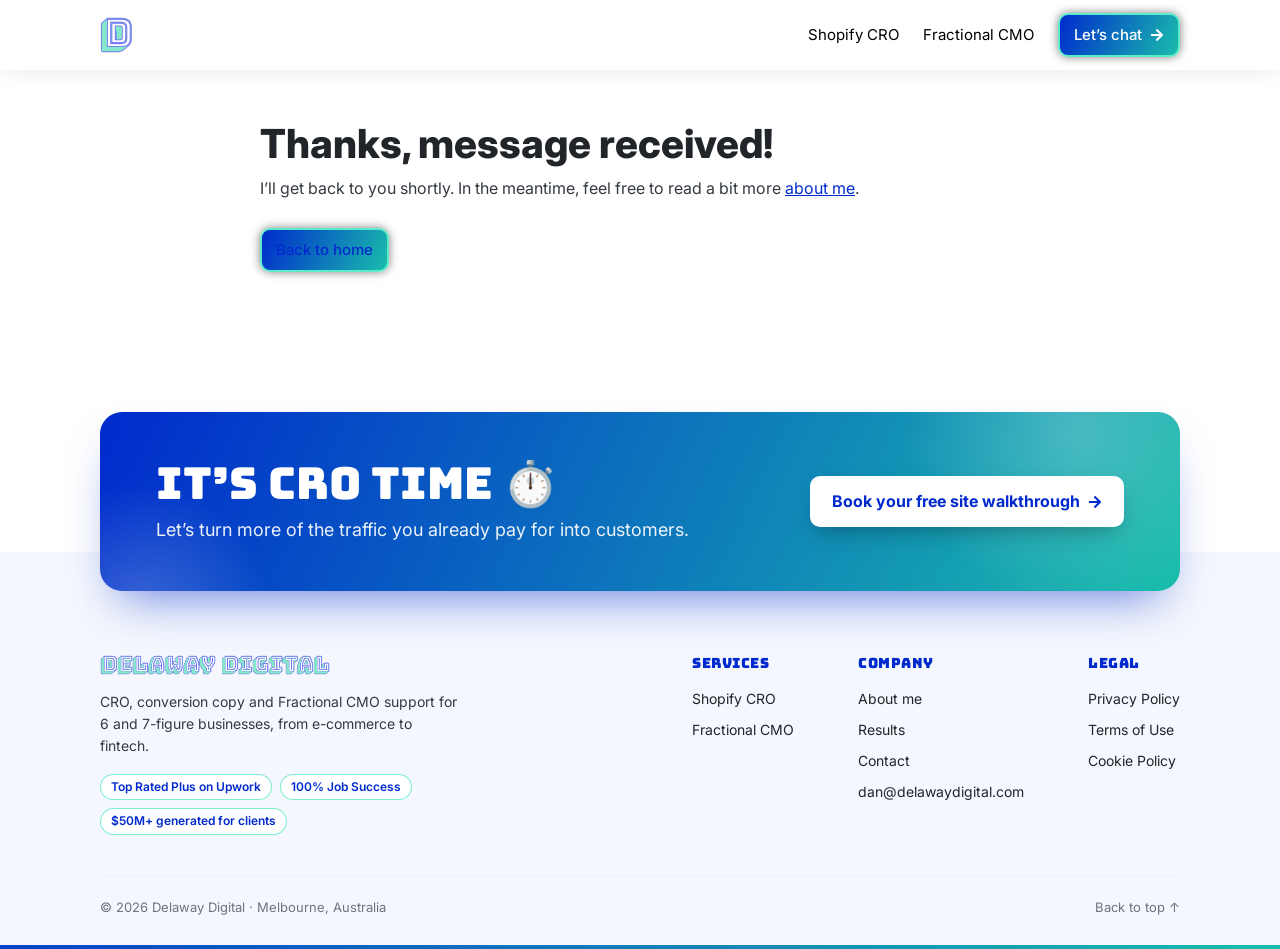
<file: thanks/index.html>
<!doctype html>
<html lang="en-AU">
<head>
  <meta charset="utf-8">
  <meta name="viewport" content="width=device-width, initial-scale=1">
  <title>Thanks for getting in touch | Delaway Digital</title>
  <meta name="description" content="Your message has been sent to Delaway Digital.">
  <meta name="robots" content="noindex">
  <link rel="canonical" href="https://delawaydigital.com/thanks/">
  <link rel="icon" href="/assets/favicon-32.png" sizes="32x32">
  <link rel="icon" href="/assets/favicon-192.png" sizes="192x192">
  <link rel="apple-touch-icon" href="/assets/apple-touch-icon.png">
  <link rel="preconnect" href="https://fonts.googleapis.com">
  <link rel="preconnect" href="https://fonts.gstatic.com" crossorigin>
  <link rel="stylesheet" href="https://fonts.googleapis.com/css2?family=Bungee&family=Inter:wght@400;500;600;700;800&family=Poppins:wght@400;500;600&display=swap">
  <link rel="stylesheet" href="/styles.css">
  <!-- Google tag (gtag.js): Google Ads AW-18464958375 -->
  <script async src="https://www.googletagmanager.com/gtag/js?id=AW-18464958375"></script>
  <script>
    window.dataLayer = window.dataLayer || [];
    function gtag(){dataLayer.push(arguments);}
    gtag('js', new Date());
    gtag('config', 'AW-18464958375');
  </script>
</head>
<body>
  <a class="skip-link" href="#main">Skip to content</a>

  <!-- ===== Header (same on every page) ===== -->
  <header class="site-header">
    <div class="container">
      <a class="logo" href="/" aria-label="Delaway Digital home"><img class="logo-mark" src="/assets/logo-dd-icon.png" alt="" width="32" height="36"></a>
      <nav class="site-nav" aria-label="Main">
        <a class="hide-mobile" href="/shopify-cro-consultant/">Shopify CRO</a>
        <a class="hide-mobile" href="/fractional-cmo/">Fractional CMO</a>
        <a class="btn" href="/#contact">Let’s chat
          <svg viewBox="0 0 448 512" aria-hidden="true"><path fill="currentColor" d="M190.5 66.9l22.2-22.2a23.9 23.9 0 0 1 33.9 0L441 239a23.9 23.9 0 0 1 0 33.9L246.6 467.3a23.9 23.9 0 0 1-33.9 0l-22.2-22.2a24 24 0 0 1 .4-34.3L311.4 296H24c-13.3 0-24-10.7-24-24v-32c0-13.3 10.7-24 24-24h287.4L190.9 101.2a23.9 23.9 0 0 1-.4-34.3z"/></svg>
        </a>
      </nav>
    </div>
  </header>

  <main id="main">
    <div class="container prose">
      <h1>Thanks, message received!</h1>
      <p>I’ll get back to you shortly. In the meantime, feel free to read a bit more <a href="/about/">about me</a>.</p>
      <p style="margin-top:28px"><a class="btn" href="/">Back to home</a></p>
    </div>
  </main>

  <!-- ===== Footer (same on every page) ===== -->
  <footer class="site-footer">
    <div class="container">
      <div class="footer-cta">
        <div>
          <p class="footer-cta-title">It’s CRO time ⏱️</p>
          <p class="footer-cta-text">Let’s turn more of the traffic you already pay for into customers.</p>
        </div>
        <a class="btn btn-light btn-lg" href="/#contact">Book your free site walkthrough
          <svg viewBox="0 0 448 512" aria-hidden="true"><path fill="currentColor" d="M190.5 66.9l22.2-22.2a23.9 23.9 0 0 1 33.9 0L441 239a23.9 23.9 0 0 1 0 33.9L246.6 467.3a23.9 23.9 0 0 1-33.9 0l-22.2-22.2a24 24 0 0 1 .4-34.3L311.4 296H24c-13.3 0-24-10.7-24-24v-32c0-13.3 10.7-24 24-24h287.4L190.9 101.2a23.9 23.9 0 0 1-.4-34.3z"/></svg>
        </a>
      </div>

      <div class="footer-main">
        <div class="footer-brand">
          <a href="/" aria-label="Delaway Digital home"><img src="/assets/logo-delaway-digital-hero.webp" alt="" width="1758" height="149" loading="lazy"></a>
          <p>CRO, conversion copy and Fractional CMO support for 6 and 7-figure businesses, from e-commerce to fintech.</p>
          <ul class="footer-creds">
            <li>Top Rated Plus on Upwork</li>
            <li>100% Job Success</li>
            <li>$50M+ generated for clients</li>
          </ul>
        </div>
        <div class="footer-cols">
          <div>
            <h2>Services</h2>
            <ul>
              <li><a href="/shopify-cro-consultant/">Shopify CRO</a></li>
              <li><a href="/fractional-cmo/">Fractional CMO</a></li>
            </ul>
          </div>
          <div>
            <h2>Company</h2>
            <ul>
              <li><a href="/about/">About me</a></li>
              <li><a href="/#results">Results</a></li>
              <li><a href="/#contact">Contact</a></li>
              <li><a href="mailto:dan@delawaydigital.com">dan@delawaydigital.com</a></li>
            </ul>
          </div>
          <div>
            <h2>Legal</h2>
            <ul>
              <li><a href="/privacy-policy/">Privacy Policy</a></li>
              <li><a href="/terms-of-use/">Terms of Use</a></li>
              <li><a href="/cookie-policy/">Cookie Policy</a></li>
            </ul>
          </div>
        </div>
      </div>

      <div class="footer-bottom">
        <p>© 2026 Delaway Digital · Melbourne, Australia</p>
        <a href="#main">Back to top ↑</a>
      </div>
    </div>
  </footer>
</body>
</html>
</file>
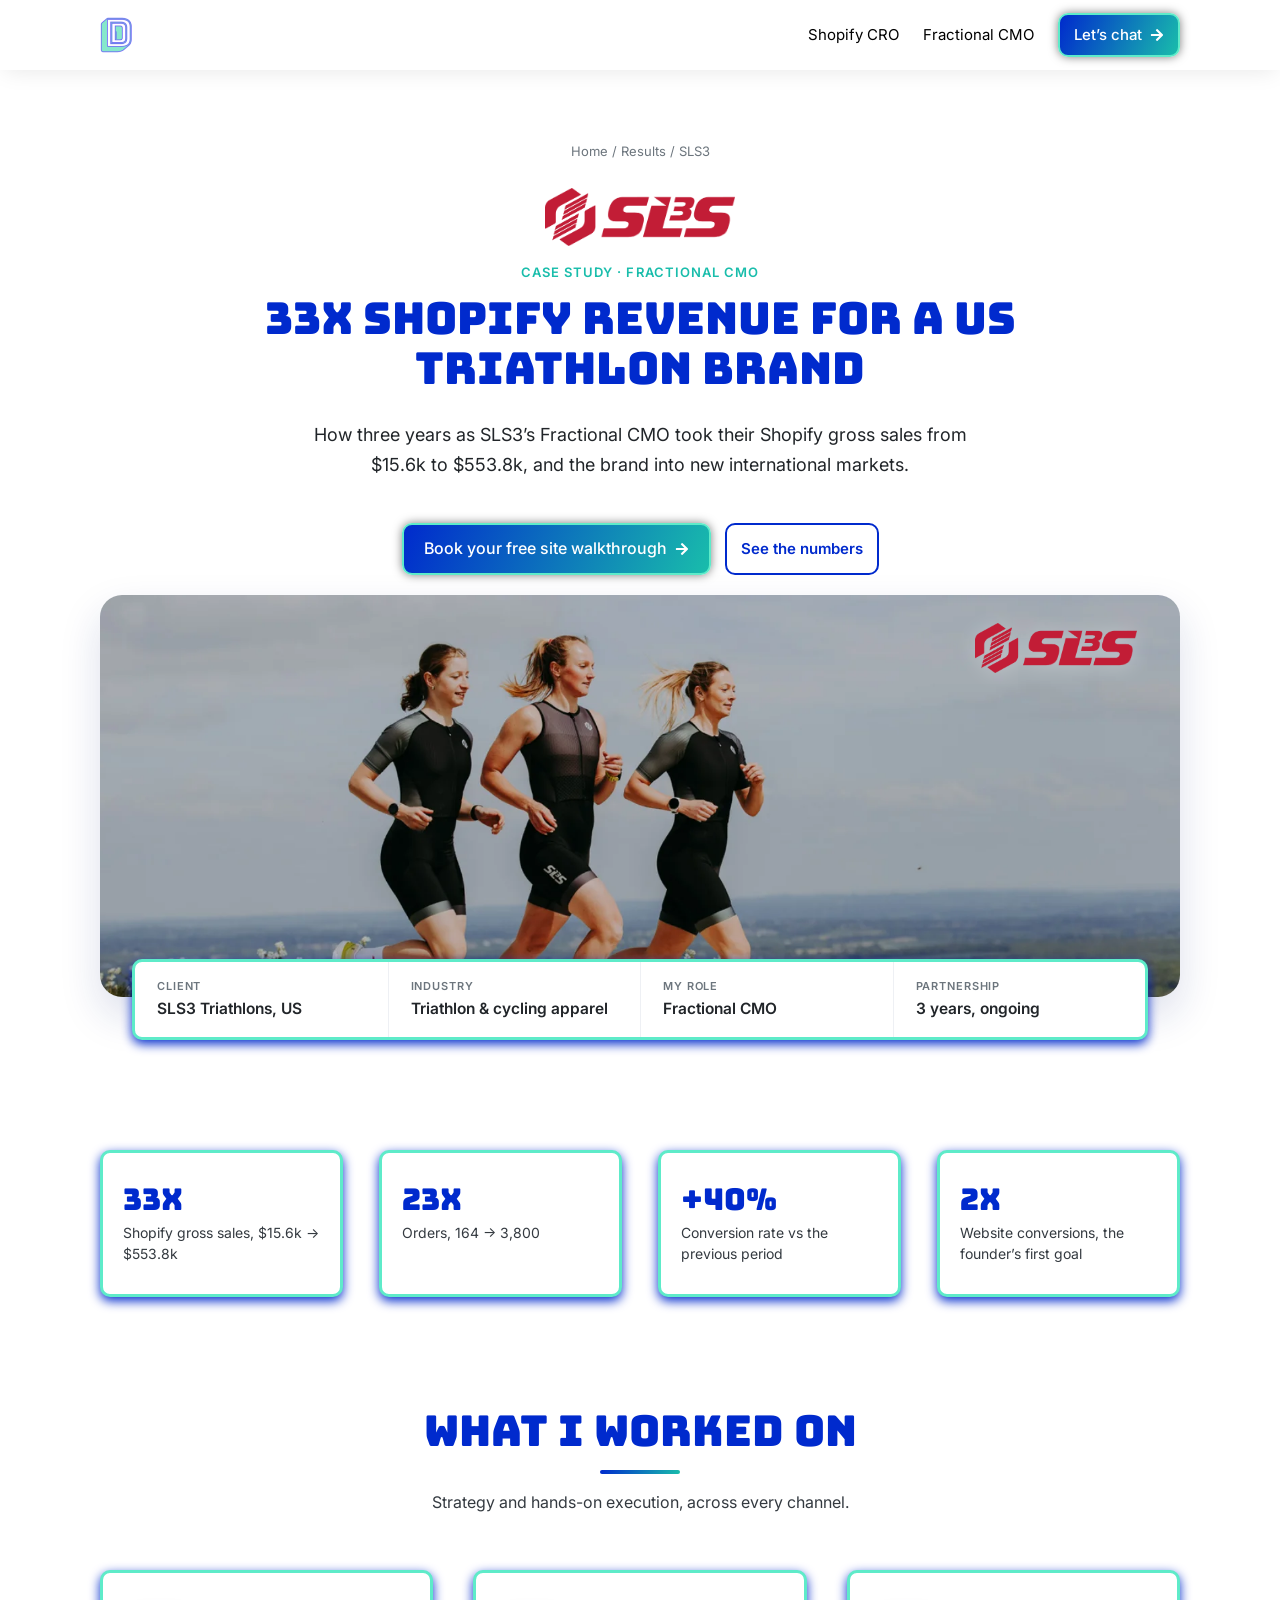
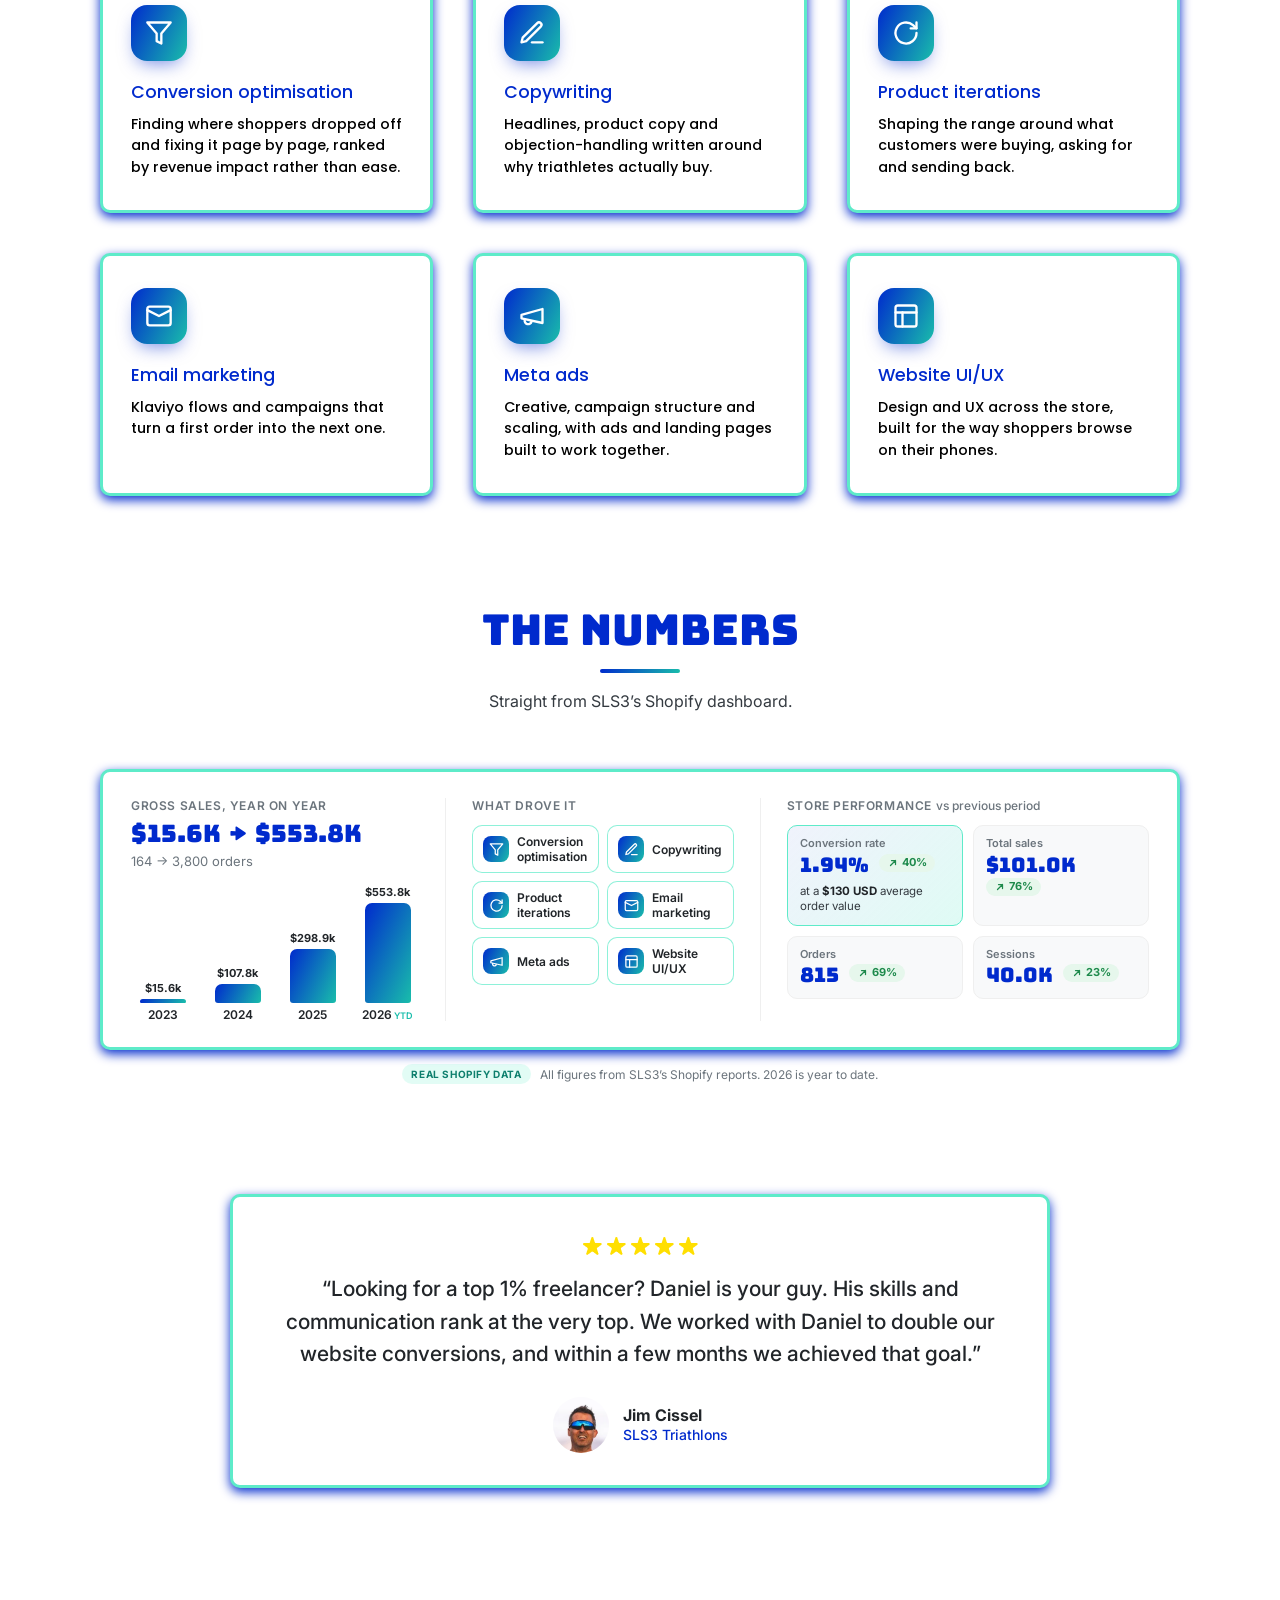
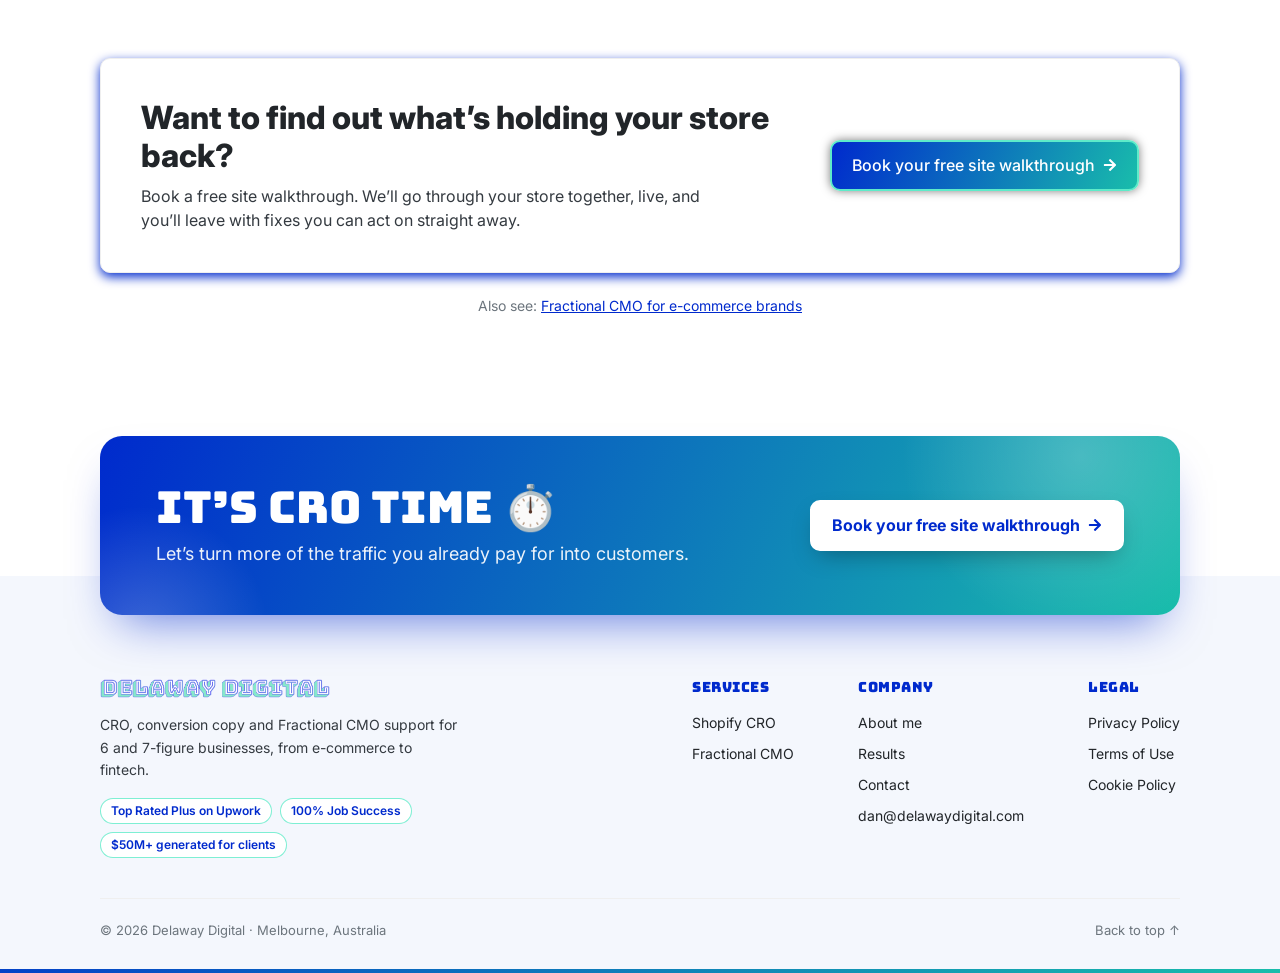
<file: results/sls3/index.html>
<!doctype html>
<html lang="en-AU">
<head>
  <meta charset="utf-8">
  <meta name="viewport" content="width=device-width, initial-scale=1">
  <title>SLS3 Case Study: 33x Shopify Revenue as Fractional CMO | Delaway Digital</title>
  <meta name="description" content="How Fractional CMO Daniel Delaway helped SLS3, a US triathlon brand, grow Shopify gross sales from $15.6k to $553.8k: conversion optimisation, copy, Meta ads, email and new markets.">
  <link rel="canonical" href="https://delawaydigital.com/results/sls3/">
  <meta property="og:type" content="article">
  <meta property="og:title" content="SLS3 Case Study: 33x Shopify Revenue as Fractional CMO | Delaway Digital">
  <meta property="og:description" content="How Fractional CMO Daniel Delaway helped SLS3, a US triathlon brand, grow Shopify gross sales from $15.6k to $553.8k: conversion optimisation, copy, Meta ads, email and new markets.">
  <meta property="og:url" content="https://delawaydigital.com/results/sls3/">
  <meta property="og:image" content="https://delawaydigital.com/assets/og-image.jpg">
  <meta name="twitter:card" content="summary_large_image">
  <script type="application/ld+json">
  {
    "@context": "https://schema.org",
    "@type": "BreadcrumbList",
    "itemListElement": [
      { "@type": "ListItem", "position": 1, "name": "Home", "item": "https://delawaydigital.com/" },
      { "@type": "ListItem", "position": 2, "name": "Results", "item": "https://delawaydigital.com/#results" },
      { "@type": "ListItem", "position": 3, "name": "SLS3", "item": "https://delawaydigital.com/results/sls3/" }
    ]
  }
  </script>
  <link rel="icon" href="/assets/favicon-32.png" sizes="32x32">
  <link rel="icon" href="/assets/favicon-192.png" sizes="192x192">
  <link rel="apple-touch-icon" href="/assets/apple-touch-icon.png">
  <link rel="preconnect" href="https://fonts.googleapis.com">
  <link rel="preconnect" href="https://fonts.gstatic.com" crossorigin>
  <link rel="stylesheet" href="https://fonts.googleapis.com/css2?family=Bungee&family=Inter:wght@400;500;600;700;800&family=Poppins:wght@400;500;600&display=swap">
  <link rel="stylesheet" href="/styles.css?v=20261103-3">
  <!-- Google tag (gtag.js): Google Ads AW-18464958375 -->
  <script async src="https://www.googletagmanager.com/gtag/js?id=AW-18464958375"></script>
  <script>
    window.dataLayer = window.dataLayer || [];
    function gtag(){dataLayer.push(arguments);}
    gtag('js', new Date());
    gtag('config', 'AW-18464958375');
  </script>
</head>
<body>
  <a class="skip-link" href="#main">Skip to content</a>

  <!-- ===== Header (same on every page) ===== -->
  <header class="site-header">
    <div class="container">
      <a class="logo" href="/" aria-label="Delaway Digital home"><img class="logo-mark" src="/assets/logo-dd-icon.png" alt="" width="32" height="36"></a>
      <nav class="site-nav" aria-label="Main">
        <a class="hide-mobile" href="/shopify-cro-consultant/">Shopify CRO</a>
        <a class="hide-mobile" href="/fractional-cmo/">Fractional CMO</a>
        <a class="btn" href="/#contact">Let’s chat
          <svg viewBox="0 0 448 512" aria-hidden="true"><path fill="currentColor" d="M190.5 66.9l22.2-22.2a23.9 23.9 0 0 1 33.9 0L441 239a23.9 23.9 0 0 1 0 33.9L246.6 467.3a23.9 23.9 0 0 1-33.9 0l-22.2-22.2a24 24 0 0 1 .4-34.3L311.4 296H24c-13.3 0-24-10.7-24-24v-32c0-13.3 10.7-24 24-24h287.4L190.9 101.2a23.9 23.9 0 0 1-.4-34.3z"/></svg>
        </a>
      </nav>
    </div>
  </header>

  <main id="main">

    <!-- ===== Hero ===== -->
    <section class="page-hero case-hero">
      <div class="container">
        <nav class="crumbs" aria-label="Breadcrumb"><a href="/">Home</a> <span aria-hidden="true">/</span> <a href="/#results">Results</a> <span aria-hidden="true">/</span> SLS3</nav>
        <img class="case-hero-logo" src="/assets/sls3-logo-red.png" alt="SLS3" width="242" height="75">
        <p class="eyebrow">Case study · Fractional CMO</p>
        <h1>33x Shopify revenue for a US triathlon brand</h1>
        <p class="lead">How three years as SLS3’s Fractional CMO took their Shopify gross sales from $15.6k to $553.8k, and the brand into new international markets.</p>
        <div class="hero-ctas">
          <a class="btn btn-lg" href="/#contact">Book your free site walkthrough
            <svg viewBox="0 0 448 512" aria-hidden="true"><path fill="currentColor" d="M190.5 66.9l22.2-22.2a23.9 23.9 0 0 1 33.9 0L441 239a23.9 23.9 0 0 1 0 33.9L246.6 467.3a23.9 23.9 0 0 1-33.9 0l-22.2-22.2a24 24 0 0 1 .4-34.3L311.4 296H24c-13.3 0-24-10.7-24-24v-32c0-13.3 10.7-24 24-24h287.4L190.9 101.2a23.9 23.9 0 0 1-.4-34.3z"/></svg>
          </a>
          <a class="btn-outline btn-lg" href="#proof">See the numbers</a>
        </div>
      </div>
    </section>

    <!-- ===== Banner ===== -->
    <section class="case-banner">
      <div class="container">
        <div class="case-banner-frame">
          <img src="/assets/sls3-team-running.webp" alt="Three athletes running in SLS3 trisuits" width="1600" height="596">
          <img class="case-banner-logo" src="/assets/sls3-logo-red.png" alt="" width="242" height="75">
        </div>
        <dl class="case-facts glow-card">
          <div><dt>Client</dt><dd>SLS3 Triathlons, US</dd></div>
          <div><dt>Industry</dt><dd>Triathlon &amp; cycling apparel</dd></div>
          <div><dt>My role</dt><dd>Fractional CMO</dd></div>
          <div><dt>Partnership</dt><dd>3 years, ongoing</dd></div>
        </dl>
      </div>
    </section>

    <!-- ===== Results at a glance ===== -->
    <section class="section">
      <div class="container">
        <ul class="stats case-stats">
          <li class="stat glow-card"><strong>33x</strong><span>Shopify gross sales, $15.6k → $553.8k</span></li>
          <li class="stat glow-card"><strong>23x</strong><span>Orders, 164 → 3,800</span></li>
          <li class="stat glow-card"><strong>+40%</strong><span>Conversion rate vs the previous period</span></li>
          <li class="stat glow-card"><strong>2x</strong><span>Website conversions, the founder’s first goal</span></li>
        </ul>
      </div>
    </section>

    <!-- ===== What I did ===== -->
    <section class="section">
      <div class="container">
        <h2 class="section-title center">What I worked on</h2>
        <p class="section-subtitle">Strategy and hands-on execution, across every channel.</p>
        <div class="card-grid included-grid">
          <article class="service-card glow-card">
            <span class="icon-tile" aria-hidden="true"><svg viewBox="0 0 24 24" fill="none" stroke="currentColor" stroke-width="2" stroke-linecap="round" stroke-linejoin="round"><path d="M22 3H2l8 9.46V19l4 2v-8.54L22 3z"/></svg></span>
            <h3>Conversion optimisation</h3>
            <p>Finding where shoppers dropped off and fixing it page by page, ranked by revenue impact rather than ease.</p>
          </article>
          <article class="service-card glow-card">
            <span class="icon-tile" aria-hidden="true"><svg viewBox="0 0 24 24" fill="none" stroke="currentColor" stroke-width="2" stroke-linecap="round" stroke-linejoin="round"><path d="M12 20h9"/><path d="M16.5 3.5a2.12 2.12 0 0 1 3 3L7 19l-4 1 1-4L16.5 3.5z"/></svg></span>
            <h3>Copywriting</h3>
            <p>Headlines, product copy and objection-handling written around why triathletes actually buy.</p>
          </article>
          <article class="service-card glow-card">
            <span class="icon-tile" aria-hidden="true"><svg viewBox="0 0 24 24" fill="none" stroke="currentColor" stroke-width="2" stroke-linecap="round" stroke-linejoin="round"><path d="M21 12a9 9 0 1 1-3-6.7L21 8"/><path d="M21 3v5h-5"/></svg></span>
            <h3>Product iterations</h3>
            <p>Shaping the range around what customers were buying, asking for and sending back.</p>
          </article>
          <article class="service-card glow-card">
            <span class="icon-tile" aria-hidden="true"><svg viewBox="0 0 24 24" fill="none" stroke="currentColor" stroke-width="2" stroke-linecap="round" stroke-linejoin="round"><rect x="2" y="4" width="20" height="16" rx="2"/><path d="m22 7-10 5L2 7"/></svg></span>
            <h3>Email marketing</h3>
            <p>Klaviyo flows and campaigns that turn a first order into the next one.</p>
          </article>
          <article class="service-card glow-card">
            <span class="icon-tile" aria-hidden="true"><svg viewBox="0 0 24 24" fill="none" stroke="currentColor" stroke-width="2" stroke-linecap="round" stroke-linejoin="round"><path d="m3 11 18-5v12L3 14v-3z"/><path d="M11.6 16.8a3 3 0 1 1-5.8-1.6"/></svg></span>
            <h3>Meta ads</h3>
            <p>Creative, campaign structure and scaling, with ads and landing pages built to work together.</p>
          </article>
          <article class="service-card glow-card">
            <span class="icon-tile" aria-hidden="true"><svg viewBox="0 0 24 24" fill="none" stroke="currentColor" stroke-width="2" stroke-linecap="round" stroke-linejoin="round"><rect x="3" y="3" width="18" height="18" rx="2"/><path d="M3 9h18"/><path d="M9 21V9"/></svg></span>
            <h3>Website UI/UX</h3>
            <p>Design and UX across the store, built for the way shoppers browse on their phones.</p>
          </article>
        </div>
      </div>
    </section>

    <!-- ===== Proof ===== -->
    <section class="section" id="proof">
      <div class="container">
        <h2 class="section-title center">The numbers</h2>
        <p class="section-subtitle">Straight from SLS3’s Shopify dashboard.</p>

        <div class="proof-card glow-card">
          <div class="proof-col proof-growth">
            <h3>Gross sales, year on year</h3>
            <p class="proof-headline">$15.6k <span aria-hidden="true">→</span> $553.8k</p>
            <p class="proof-sub">164 → 3,800 orders</p>
            <ol class="bars" aria-label="Gross sales by year">
                <li style="--h: 3.0">
                  <span class="bar-value">$15.6k</span>
                  <span class="bar" aria-hidden="true"></span>
                  <span class="bar-year">2023</span>
                </li>
                <li style="--h: 19.5">
                  <span class="bar-value">$107.8k</span>
                  <span class="bar" aria-hidden="true"></span>
                  <span class="bar-year">2024</span>
                </li>
                <li style="--h: 54.0">
                  <span class="bar-value">$298.9k</span>
                  <span class="bar" aria-hidden="true"></span>
                  <span class="bar-year">2025</span>
                </li>
                <li style="--h: 100.0">
                  <span class="bar-value">$553.8k</span>
                  <span class="bar" aria-hidden="true"></span>
                  <span class="bar-year">2026<em> YTD</em></span>
                </li>
            </ol>
          </div>

          <div class="proof-col proof-drivers">
            <h3>What drove it</h3>
            <ul class="drivers">
              <li class="driver"><span class="driver-icon" aria-hidden="true"><svg viewBox="0 0 24 24" fill="none" stroke="currentColor" stroke-width="2" stroke-linecap="round" stroke-linejoin="round"><path d="M22 3H2l8 9.46V19l4 2v-8.54L22 3z"/></svg></span><span>Conversion optimisation</span></li>
              <li class="driver"><span class="driver-icon" aria-hidden="true"><svg viewBox="0 0 24 24" fill="none" stroke="currentColor" stroke-width="2" stroke-linecap="round" stroke-linejoin="round"><path d="M12 20h9"/><path d="M16.5 3.5a2.12 2.12 0 0 1 3 3L7 19l-4 1 1-4L16.5 3.5z"/></svg></span><span>Copywriting</span></li>
              <li class="driver"><span class="driver-icon" aria-hidden="true"><svg viewBox="0 0 24 24" fill="none" stroke="currentColor" stroke-width="2" stroke-linecap="round" stroke-linejoin="round"><path d="M21 12a9 9 0 1 1-3-6.7L21 8"/><path d="M21 3v5h-5"/></svg></span><span>Product iterations</span></li>
              <li class="driver"><span class="driver-icon" aria-hidden="true"><svg viewBox="0 0 24 24" fill="none" stroke="currentColor" stroke-width="2" stroke-linecap="round" stroke-linejoin="round"><rect x="2" y="4" width="20" height="16" rx="2"/><path d="m22 7-10 5L2 7"/></svg></span><span>Email marketing</span></li>
              <li class="driver"><span class="driver-icon" aria-hidden="true"><svg viewBox="0 0 24 24" fill="none" stroke="currentColor" stroke-width="2" stroke-linecap="round" stroke-linejoin="round"><path d="m3 11 18-5v12L3 14v-3z"/><path d="M11.6 16.8a3 3 0 1 1-5.8-1.6"/></svg></span><span>Meta ads</span></li>
              <li class="driver"><span class="driver-icon" aria-hidden="true"><svg viewBox="0 0 24 24" fill="none" stroke="currentColor" stroke-width="2" stroke-linecap="round" stroke-linejoin="round"><rect x="3" y="3" width="18" height="18" rx="2"/><path d="M3 9h18"/><path d="M9 21V9"/></svg></span><span>Website UI/UX</span></li>
            </ul>
          </div>

          <div class="proof-col">
            <h3>Store performance <span class="proof-period">vs previous period</span></h3>
            <ul class="kpis">
              <li class="kpi kpi-lead">
                <span class="kpi-label">Conversion rate</span>
                <strong data-count="1.97" data-decimals="2" data-suffix="%">1.97%</strong>
                <span class="proof-badge"><svg viewBox="0 0 24 24" aria-hidden="true"><path fill="none" stroke="currentColor" stroke-width="2.5" stroke-linecap="round" stroke-linejoin="round" d="M7 17 17 7M9 7h8v8"/></svg> 40%</span>
                <span class="kpi-note">at a <strong>$130 USD</strong> average order value</span>
              </li>
              <li class="kpi">
                <span class="kpi-label">Total sales</span>
                <strong data-count="102.6" data-decimals="1" data-prefix="$" data-suffix="K">$102.6K</strong>
                <span class="proof-badge"><svg viewBox="0 0 24 24" aria-hidden="true"><path fill="none" stroke="currentColor" stroke-width="2.5" stroke-linecap="round" stroke-linejoin="round" d="M7 17 17 7M9 7h8v8"/></svg> 76%</span>
              </li>
              <li class="kpi">
                <span class="kpi-label">Orders</span>
                <strong data-count="828">828</strong>
                <span class="proof-badge"><svg viewBox="0 0 24 24" aria-hidden="true"><path fill="none" stroke="currentColor" stroke-width="2.5" stroke-linecap="round" stroke-linejoin="round" d="M7 17 17 7M9 7h8v8"/></svg> 69%</span>
              </li>
              <li class="kpi">
                <span class="kpi-label">Sessions</span>
                <strong data-count="40.6" data-decimals="1" data-suffix="K">40.6K</strong>
                <span class="proof-badge"><svg viewBox="0 0 24 24" aria-hidden="true"><path fill="none" stroke="currentColor" stroke-width="2.5" stroke-linecap="round" stroke-linejoin="round" d="M7 17 17 7M9 7h8v8"/></svg> 23%</span>
              </li>
            </ul>
          </div>
        </div>
        <p class="proof-note"><span class="proof-tag">Real Shopify data</span> All figures from SLS3’s Shopify reports. 2026 is year to date.</p>
      </div>
    </section>

    <!-- ===== Testimonial ===== -->
    <section class="section">
      <div class="container">
        <figure class="case-quote glow-card">
          <img class="stars" src="/assets/rating-5-stars.png" alt="5 out of 5 stars" width="115" height="18">
          <blockquote>“Looking for a top 1% freelancer? Daniel is your guy. His skills and communication rank at the very top. We worked with Daniel to double our website conversions, and within a few months we achieved that goal.”</blockquote>
          <figcaption><img src="/assets/testimonial-jim-cissel.webp" alt="" width="56" height="56" loading="lazy"><span><strong>Jim Cissel</strong>SLS3 Triathlons</span></figcaption>
        </figure>
      </div>
    </section>

    <!-- ===== Call to action ===== -->
    <section class="section">
      <div class="container">
        <div class="cta-box cta-glow glow-card">
          <div>
            <h2>Want to find out what’s holding your store back?</h2>
            <p>Book a free site walkthrough. We’ll go through your store together, live, and you’ll leave with fixes you can act on straight away.</p>
          </div>
          <a class="btn btn-lg" href="/#contact">Book your free site walkthrough
            <svg viewBox="0 0 448 512" aria-hidden="true"><path fill="currentColor" d="M190.5 66.9l22.2-22.2a23.9 23.9 0 0 1 33.9 0L441 239a23.9 23.9 0 0 1 0 33.9L246.6 467.3a23.9 23.9 0 0 1-33.9 0l-22.2-22.2a24 24 0 0 1 .4-34.3L311.4 296H24c-13.3 0-24-10.7-24-24v-32c0-13.3 10.7-24 24-24h287.4L190.9 101.2a23.9 23.9 0 0 1-.4-34.3z"/></svg>
          </a>
        </div>
        <p class="also">Also see: <a href="/fractional-cmo/">Fractional CMO for e-commerce brands</a></p>
      </div>
    </section>
  </main>

  <!-- ===== Footer (same on every page) ===== -->
  <footer class="site-footer">
    <div class="container">
      <div class="footer-cta">
        <div>
          <p class="footer-cta-title">It’s CRO time ⏱️</p>
          <p class="footer-cta-text">Let’s turn more of the traffic you already pay for into customers.</p>
        </div>
        <a class="btn btn-light btn-lg" href="/#contact">Book your free site walkthrough
          <svg viewBox="0 0 448 512" aria-hidden="true"><path fill="currentColor" d="M190.5 66.9l22.2-22.2a23.9 23.9 0 0 1 33.9 0L441 239a23.9 23.9 0 0 1 0 33.9L246.6 467.3a23.9 23.9 0 0 1-33.9 0l-22.2-22.2a24 24 0 0 1 .4-34.3L311.4 296H24c-13.3 0-24-10.7-24-24v-32c0-13.3 10.7-24 24-24h287.4L190.9 101.2a23.9 23.9 0 0 1-.4-34.3z"/></svg>
        </a>
      </div>

      <div class="footer-main">
        <div class="footer-brand">
          <a href="/" aria-label="Delaway Digital home"><img src="/assets/logo-delaway-digital-hero.webp" alt="" width="1758" height="149" loading="lazy"></a>
          <p>CRO, conversion copy and Fractional CMO support for 6 and 7-figure businesses, from e-commerce to fintech.</p>
          <ul class="footer-creds">
            <li>Top Rated Plus on Upwork</li>
            <li>100% Job Success</li>
            <li>$50M+ generated for clients</li>
          </ul>
        </div>
        <div class="footer-cols">
          <div>
            <h2>Services</h2>
            <ul>
              <li><a href="/shopify-cro-consultant/">Shopify CRO</a></li>
              <li><a href="/fractional-cmo/">Fractional CMO</a></li>
            </ul>
          </div>
          <div>
            <h2>Company</h2>
            <ul>
              <li><a href="/about/">About me</a></li>
              <li><a href="/#results">Results</a></li>
              <li><a href="/#contact">Contact</a></li>
              <li><a href="mailto:dan@delawaydigital.com">dan@delawaydigital.com</a></li>
            </ul>
          </div>
          <div>
            <h2>Legal</h2>
            <ul>
              <li><a href="/privacy-policy/">Privacy Policy</a></li>
              <li><a href="/terms-of-use/">Terms of Use</a></li>
              <li><a href="/cookie-policy/">Cookie Policy</a></li>
            </ul>
          </div>
        </div>
      </div>

      <div class="footer-bottom">
        <p>© 2026 Delaway Digital · Melbourne, Australia</p>
        <a href="#main">Back to top ↑</a>
      </div>
    </div>
  </footer>
  <script src="/motion.js?v=20261103-1" defer></script>
</body>
</html>
</file>
<file: styles.css>
/* Delaway Digital — single stylesheet for every page.
   Colours and fonts live in :root so they can be changed in one place. */

:root {
  --blue: #002acd;
  --teal: #5eebc9;
  --teal-dark: #19bdab;
  --ink: #212529;
  --text: #343a40;
  --muted: #6c757d;
  --grey-bg: #f8f9fa;
  --grey-border: #efefef;
  --gradient: linear-gradient(115deg, var(--blue) 0%, var(--teal-dark) 100%);
  --glow: 0 4px 11px 0 rgba(0, 42, 205, 0.99);
  --container: 1080px;
  --font-body: "Inter", -apple-system, "Segoe UI", Roboto, Arial, sans-serif;
  --font-display: "Bungee", "Inter", sans-serif;
  --font-alt: "Poppins", "Inter", sans-serif;
}

*, *::before, *::after { box-sizing: border-box; }

html { scroll-behavior: smooth; }

body {
  margin: 0;
  background: #fff;
  color: var(--text);
  font-family: var(--font-body);
  font-size: 16px;
  line-height: 1.5;
  -webkit-font-smoothing: antialiased;
}

img { max-width: 100%; height: auto; display: block; }
a { color: inherit; }
h1, h2, h3, p { margin: 0; }
p + p { margin-top: 0.9em; }

.container {
  width: 100%;
  max-width: var(--container);
  margin: 0 auto;
  padding: 0 16px;
}
@media (min-width: 1112px) { .container { padding: 0; } }

.visually-hidden {
  position: absolute !important;
  width: 1px; height: 1px;
  overflow: hidden;
  clip: rect(0 0 0 0);
  white-space: nowrap;
}

.skip-link {
  position: absolute; left: 8px; top: -40px;
  background: var(--blue); color: #fff; padding: 8px 12px; z-index: 100;
}
.skip-link:focus { top: 8px; }

/* ---------- Buttons ---------- */
.btn {
  display: inline-flex;
  align-items: center;
  gap: 8px;
  padding: 11px 14px;
  border: 2px solid var(--teal);
  border-radius: 10px;
  background: var(--gradient);
  box-shadow: 0 0 10px rgba(0, 0, 0, 0.5);
  color: #fff;
  font: 500 15px/1.2 var(--font-body);
  text-decoration: none;
  white-space: nowrap;
  cursor: pointer;
  transition: transform 0.15s ease, filter 0.15s ease;
}
.btn:hover { transform: translateY(-1px); filter: brightness(1.08); }
.btn svg { width: 14px; height: 14px; flex: none; }

/* ---------- Header ---------- */
.site-header {
  position: sticky; top: 0; z-index: 50;
  background: #fff;
  box-shadow: 0 4px 23px -4px rgba(0, 0, 0, 0.1);
}
.site-header .container {
  display: flex; align-items: center; justify-content: space-between;
  height: 70px;
}
.site-header .logo { display: flex; align-items: center; gap: 10px; text-decoration: none; }
.site-header .logo-mark { height: 36px; width: auto; }
.site-nav { display: flex; align-items: center; gap: 24px; }
.site-nav a:not(.btn) { color: #000; font-size: 15px; text-decoration: none; }
.site-nav a:not(.btn):hover { color: var(--blue); }

/* ---------- Section headings ---------- */
.section { padding: 60px 0 0; }
.section-title {
  color: var(--blue);
  font: 400 42.5px/1.15 var(--font-display);
  text-transform: uppercase;
  margin-bottom: 40px;
}
.section-title.center { text-align: center; }
.section-subtitle { text-align: center; margin: -24px 0 40px; }

/* Glowing card look used across the home page */
.glow-card {
  border: 3px solid var(--teal);
  border-radius: 10px;
  box-shadow: var(--glow);
  background: #fff;
}

/* ---------- Press logo strip & reviews bar ---------- */

.logo-strip {
  overflow: hidden;
  max-width: 1060px;
  margin: 0 auto;
  -webkit-mask-image: linear-gradient(90deg, transparent, #000 10%, #000 90%, transparent);
          mask-image: linear-gradient(90deg, transparent, #000 10%, #000 90%, transparent);
}
.logo-track {
  display: flex; align-items: center; gap: 100px;
  width: max-content;
  padding: 20px 0;
  animation: marquee 30s linear infinite;
}
.logo-track img { height: 38px; width: auto; }
@keyframes marquee { to { transform: translateX(-50%); } }
@media (prefers-reduced-motion: reduce) { .logo-track { animation: none; } }

.reviews-bar {
  display: flex; align-items: center; justify-content: center; flex-wrap: wrap;
  gap: 8px 16px;
  margin-top: 40px;
  padding: 32px;
  background: var(--grey-bg);
  border: 1px solid var(--grey-border);
  font-size: 14px;
}
.reviews-bar .stars { width: 90px; }
.reviews-bar .google { width: 70px; }

/* ---------- Service cards ---------- */
.card-grid {
  display: grid;
  grid-template-columns: repeat(3, 1fr);
  gap: 45px;
}
.service-card { padding: 24px; }
.service-card h3 { color: var(--blue); font: 500 17.5px/1.3 var(--font-alt); margin-bottom: 10px; }
.service-card p { color: #000; font: 500 14.25px/1.5 var(--font-alt); }

/* ---------- Testimonials ---------- */
.testimonial { margin: 0; padding: 24px 24px 0; display: flex; flex-direction: column; }
.testimonial .stars { width: 109px; margin-bottom: 12px; }
.testimonial h3 { color: var(--blue); font: 600 16px/1.3 var(--font-body); margin-bottom: 4px; }
.testimonial blockquote { margin: 0 0 14px; color: #000; flex: 1; }
.testimonial figcaption {
  border-top: 1px solid #f1f3f5;
  padding: 15px 0 12px;
  color: var(--blue);
  font-size: 14px;
}

.featured-testimonial {
  max-width: 820px; margin: 50px auto 0; text-align: center;
}
.featured-testimonial .wildfire { width: 150px; margin: 0 auto 16px; }
.featured-testimonial blockquote { margin: 0; font: 400 15px/1.6 var(--font-alt); }
.featured-testimonial figcaption {
  display: flex; align-items: center; justify-content: center; gap: 10px;
  margin-top: 20px; font: 500 12px/1.3 var(--font-alt); text-align: left;
}
.featured-testimonial figcaption img { width: 50px; height: 50px; border-radius: 50%; }
.featured-testimonial figcaption span { display: block; color: var(--muted); font-weight: 400; font-size: 10px; }

/* ---------- Case studies ---------- */
.case-grid {
  display: grid;
  grid-template-columns: repeat(3, 299px);
  justify-content: center;
  gap: 40px 60px;
}
.case-card {
  padding: 13px;
  border: 2px solid var(--teal);
  border-radius: 10px;
  box-shadow: var(--glow);
  background: linear-gradient(45deg, #fff 0%, #f1f2f3 100%);
  text-align: center;
}
.case-card img { width: 100%; aspect-ratio: 400 / 360; object-fit: cover; margin-bottom: 18px; }
.case-card .category { color: var(--blue); font: 600 14.3px/1.2 var(--font-alt); }
.case-card h3 { font: 500 13px/1.5 var(--font-alt); color: var(--ink); margin: 4px 0 8px; }
.case-card p:last-child { font: 400 13px/1.5 var(--font-alt); color: var(--text); margin-top: 0; }

/* ---------- Contact ---------- */
.contact { padding-top: 60px; text-align: center; scroll-margin-top: 80px; }
.contact h2 { color: var(--blue); font: 400 31px/1.2 var(--font-display); text-transform: uppercase; }
.contact .intro { font-size: 18px; max-width: 620px; margin: 10px auto 50px; color: var(--ink); }

.contact-form {
  max-width: 650px; margin: 0 auto;
  padding: 36px 32px;
  background: #f8f8f8;
  border: 1px solid var(--grey-border);
  display: grid; grid-template-columns: 1fr 1fr; gap: 20px;
  text-align: left;
}
.contact-form .full { grid-column: 1 / -1; }
.contact-form label { display: block; font: 500 16px/1 var(--font-body); color: var(--text); margin-bottom: 8px; }
.contact-form input,
.contact-form textarea {
  width: 100%;
  padding: 10px 14px;
  border: 1px solid #e3e3e3;
  border-radius: 4px;
  background: #fff;
  font: 400 15px/1.4 var(--font-body);
  color: #000;
}
.contact-form input:focus,
.contact-form textarea:focus { outline: 2px solid var(--teal-dark); outline-offset: 0; border-color: transparent; }
.contact-form textarea { min-height: 110px; resize: vertical; }
.contact-form button {
  width: 100%; justify-content: center; padding: 13px; font-size: 19px; font-weight: 400;
  box-shadow: none;
}
.honeypot { display: none; }

/* ---------- About page ---------- */
.about { padding: 20px 0 0; }
.about img { width: 100%; }
.about h1 { font: 800 40px/1.2 var(--font-body); color: var(--ink); margin: 30px 0 10px; }
.about p + p { margin-top: 1.2em; }

.cta-box {
  display: flex; align-items: center; justify-content: space-between; gap: 24px;
  margin-top: 60px;
  padding: 32px;
  background: var(--grey-bg);
  border: 1px solid var(--grey-border);
}
.cta-box h2 { font: 800 32px/1.2 var(--font-body); color: var(--ink); }

/* ---------- Simple text pages (legal, thanks) ---------- */
.prose { max-width: 760px; padding-top: 50px; padding-bottom: 20px; }
.prose h1 { font: 800 40px/1.2 var(--font-body); color: var(--ink); margin-bottom: 8px; }
.prose h2 { font: 700 22px/1.3 var(--font-body); color: var(--ink); margin: 32px 0 10px; }
.prose .updated { color: var(--muted); margin-bottom: 24px; }
.prose ul { padding-left: 20px; }
.prose li + li { margin-top: 6px; }
.prose a { color: var(--blue); }

/* ---------- Responsive ---------- */

@media (max-width: 1024px) {
  .card-grid { grid-template-columns: 1fr 1fr; gap: 30px; }
  .case-grid { grid-template-columns: repeat(2, minmax(0, 299px)); gap: 30px; }
}

@media (max-width: 767px) {
  .section-title { font-size: 30px; margin-bottom: 28px; }
  .cta-box { flex-direction: column; align-items: flex-start; }
  .card-grid, .case-grid { grid-template-columns: 1fr; }
  .case-grid { justify-items: center; }
  .contact h2 { font-size: 24px; }
  .contact-form { grid-template-columns: 1fr; padding: 24px 16px; }
  .logo-track { gap: 60px; }
  .about h1, .prose h1 { font-size: 32px; }
  .cta-box h2 { font-size: 26px; }
}

.form-error { margin-top: 10px; color: #b00020; font-size: 14px; }
.contact-form button:disabled { opacity: 0.6; cursor: wait; }

/* =========================================================
   Homepage v2 (structure: promise → proof → story → method → results → CTA)
   ========================================================= */
.eyebrow {
  color: var(--teal-dark);
  font: 600 13px/1.3 var(--font-body);
  letter-spacing: 0.08em;
  text-transform: uppercase;
  margin-bottom: 12px;
}
.center { text-align: center; }
.center .btn, p.center { margin-top: 28px; }

.btn-lg { padding: 14px 20px; font-size: 16px; }
.btn-outline {
  display: inline-flex; align-items: center; gap: 8px;
  padding: 11px 14px;
  border: 2px solid var(--blue);
  border-radius: 10px;
  color: var(--blue);
  font: 600 15px/1.2 var(--font-body);
  text-decoration: none;
  transition: background 0.15s ease;
}
.btn-outline:hover { background: rgba(0, 42, 205, 0.06); }

/* Hero */
.hero-v2 { padding: 64px 0 40px; text-align: center; }
.hero-wordmark { display: block; width: 100%; max-width: 880px; height: auto; margin: 0 auto 36px; }
.hero-v2 h1 {
  max-width: 900px; margin: 0 auto;
  color: var(--blue);
  font: 400 44px/1.12 var(--font-display);
  text-transform: uppercase;
}
.highlight {
  background: linear-gradient(transparent 55%, rgba(94, 235, 201, 0.7) 55%);
  padding: 0 4px;
}
.hero-v2 .lead {
  max-width: 680px; margin: 22px auto 0;
  color: var(--ink);
  font-size: 19px; line-height: 1.55;
}
.hero-ctas { display: flex; justify-content: center; flex-wrap: wrap; gap: 14px; margin-top: 32px; }

.stats {
  list-style: none; padding: 0;
  display: grid; grid-template-columns: repeat(3, 1fr); gap: 30px;
  max-width: 860px; margin: 56px auto 0;
}
.stat { padding: 22px 16px; }
.stat strong { display: block; color: var(--blue); font: 400 30px/1.1 var(--font-display); }
.stat span { display: block; margin-top: 6px; color: var(--text); font-size: 14px; }

/* Trust strip */
.trust { padding: 30px 0 0; }
.trust-label { text-align: center; color: var(--muted); font-size: 13px; letter-spacing: 0.06em; text-transform: uppercase; }
.trust .reviews-bar { margin-top: 20px; }

/* Problem story */
.story { max-width: 720px; font-size: 18px; line-height: 1.65; color: var(--ink); }
.story p + p { margin-top: 1em; }
.story-turn { color: var(--blue); font: 400 26px/1.2 var(--font-display); text-transform: uppercase; margin-top: 1.4em !important; }

/* Personal intro */
.intro-card {
  display: grid; grid-template-columns: 320px 1fr; gap: 40px; align-items: center;
  padding: 30px;
}
.intro-photo { width: 100%; aspect-ratio: 1; object-fit: cover; object-position: 72% 30%; border-radius: 10px; }
.intro-card h2 { color: var(--ink); font: 800 32px/1.2 var(--font-body); margin-bottom: 14px; }
.intro-card p + p { margin-top: 0.9em; }
.intro-card .btn { margin-top: 22px; }

/* Method */
.steps { list-style: none; padding: 0; display: grid; grid-template-columns: repeat(4, 1fr); gap: 24px; counter-reset: none; }
.step { padding: 24px; }
.step-num {
  display: inline-grid; place-items: center;
  width: 38px; height: 38px; border-radius: 50%;
  background: var(--gradient); color: #fff;
  font: 400 18px/1 var(--font-display);
  margin-bottom: 16px;
}
.step h3 { color: var(--blue); font: 600 18px/1.3 var(--font-alt); margin-bottom: 8px; }
.step p { font: 400 14.5px/1.55 var(--font-alt); color: #000; }

/* Featured results */
.results { display: grid; gap: 30px; }
.result { display: grid; grid-template-columns: 300px 1fr; gap: 32px; align-items: center; padding: 20px; }
.result img { width: 100%; border-radius: 8px; aspect-ratio: 400 / 360; object-fit: cover; }
.result .category { color: var(--teal-dark); font: 600 13px/1.3 var(--font-body); text-transform: uppercase; letter-spacing: 0.05em; }
.result h3 { color: var(--blue); font: 800 26px/1.2 var(--font-body); margin: 6px 0 10px; }
.result p { color: var(--text); }
.metrics { list-style: none; padding: 0; display: flex; gap: 16px; margin-top: 18px; flex-wrap: wrap; }
.metrics li { background: var(--grey-bg); border: 1px solid var(--grey-border); border-radius: 10px; padding: 12px 18px; }
.metrics strong { display: block; color: var(--blue); font: 400 24px/1.1 var(--font-display); }
.metrics span { font-size: 13px; color: var(--muted); }
.subhead { text-align: center; color: var(--ink); font: 700 22px/1.3 var(--font-body); margin: 60px 0 30px; }

/* Comparison table */
.compare-wrap { padding: 8px 20px; overflow-x: auto; }
.compare { width: 100%; border-collapse: collapse; font-size: 15px; }
.compare th, .compare td { padding: 16px 12px; text-align: left; border-bottom: 1px solid var(--grey-border); vertical-align: top; }
.compare tr:last-child th, .compare tr:last-child td { border-bottom: 0; }
.compare thead th { color: var(--blue); font: 700 16px/1.3 var(--font-body); }
.compare tbody th { color: var(--ink); font-weight: 600; width: 22%; }
.compare td:nth-child(3) { color: var(--muted); }
.yes { color: var(--teal-dark); font-weight: 700; margin-right: 6px; }
.no { color: #c0392b; font-weight: 700; margin-right: 6px; }

/* Testimonials: one-row carousel */
.testimonial-carousel { position: relative; }
.testimonial-grid {
  display: flex; gap: 30px; overflow-x: auto; scroll-snap-type: x mandatory;
  scrollbar-width: none; overscroll-behavior-inline: contain; padding: 18px 2px 46px;
}
.testimonial-grid::-webkit-scrollbar { display: none; }
.testimonial-grid .testimonial {
  flex: 0 0 calc((100% - 80px) / 3); scroll-snap-align: start;
  align-items: center; text-align: center;
}
.testimonial-grid .testimonial .stars { margin-inline: auto; }
.testimonial-grid .testimonial figcaption.with-avatar { justify-content: center; width: 100%; }
.carousel-controls {
  display: flex; align-items: center; justify-content: center; gap: 12px; margin-top: 0;
}
.carousel-button {
  display: grid; place-items: center; width: 52px; height: 48px; padding: 0;
  border: 3px solid var(--teal); border-radius: 9px;
  background: var(--blue); color: #fff;
  box-shadow: 0 3px 8px rgba(0, 42, 205, 0.32);
  cursor: pointer;
  transition: transform 0.15s ease, filter 0.15s ease, opacity 0.18s ease;
}
.carousel-button svg { width: 26px; height: 26px; fill: none; stroke: currentColor; stroke-width: 3.5; stroke-linecap: round; stroke-linejoin: round; }
.carousel-button:hover { transform: translateY(-2px); filter: brightness(1.12); }
.carousel-button:focus-visible { outline: 3px solid var(--blue); outline-offset: 3px; }

/* FAQ */
.faq { max-width: 800px; }
.faq details { border: 2px solid var(--teal); border-radius: 10px; margin-bottom: 14px; background: #fff; }
.faq summary {
  cursor: pointer; list-style: none;
  padding: 18px 48px 18px 20px; position: relative;
  color: var(--ink); font: 600 17px/1.4 var(--font-body);
}
.faq summary::-webkit-details-marker { display: none; }
.faq summary::after { content: "+"; position: absolute; right: 20px; top: 14px; color: var(--blue); font: 400 24px/1 var(--font-display); }
.faq details[open] summary::after { content: "–"; }
.faq details p { padding: 0 20px 18px; }

/* Contact v2: offer on the left, form on the right */
.contact-v2 { text-align: left; padding-top: 80px; }
.contact-grid { display: grid; grid-template-columns: 1fr 1.1fr; gap: 50px; align-items: start; }
.contact-copy h2 { font-size: 34px; margin-bottom: 12px; }
.contact-copy > p { font-size: 17px; color: var(--ink); }
.checklist { list-style: none; padding: 0; margin: 22px 0; }
.checklist li { position: relative; padding-left: 30px; margin-bottom: 12px; }
.checklist li::before { content: "✓"; position: absolute; left: 0; top: 0; color: var(--teal-dark); font-weight: 800; }
.chips { list-style: none; padding: 0; display: flex; flex-wrap: wrap; gap: 10px; }
.chips li { border: 2px solid var(--teal); border-radius: 999px; padding: 6px 14px; font-size: 14px; font-weight: 600; color: var(--blue); }
.contact-v2 .contact-form { margin: 0; max-width: none; }

@media (max-width: 1024px) {
  .steps { grid-template-columns: 1fr 1fr; }
  .contact-grid { grid-template-columns: 1fr; }
}
@media (max-width: 767px) {
  .hide-mobile { display: none; }
  .hero-v2 { padding: 48px 0 24px; }
  .hero-v2 h1 { font-size: 28px; }
  .hero-wordmark { margin-bottom: 24px; }
  .hero-v2 .lead { font-size: 17px; }
  .stats { grid-template-columns: 1fr; gap: 16px; margin-top: 36px; }
  .story { font-size: 17px; }
  .intro-card, .result { grid-template-columns: 1fr; gap: 20px; }
  .intro-photo { max-width: 260px; }
  .steps, .testimonial-grid { grid-template-columns: 1fr; }
  .result h3 { font-size: 22px; }
  .contact-copy h2 { font-size: 26px; }
}

.intro-photo { object-position: center; }
.talk-to { display: flex; align-items: center; gap: 12px; margin-bottom: 18px; }
.talk-to img { width: 56px; height: 56px; border-radius: 50%; border: 2px solid var(--teal); }
.talk-to p { font-weight: 600; color: var(--ink); }

/* ---------- Spacing pass: give homepage sections more room ---------- */
.section { padding-top: 110px; }
.section-title { margin-bottom: 48px; }
.section-subtitle { margin: -32px 0 56px; }

.hero-v2 { padding: 100px 0 40px; }
.hero-wordmark { margin-bottom: 64px; }
.hero-v2 .eyebrow { margin-bottom: 18px; }
.hero-v2 .lead { margin-top: 30px; line-height: 1.65; }
.hero-ctas { margin-top: 44px; }
.stats { margin-top: 96px; gap: 36px; }
.stat { padding: 30px 20px; }

.trust { padding-top: 90px; }
.trust .logo-strip { margin-top: 12px; }
.trust .reviews-bar { margin-top: 36px; }

.story-grid { display: grid; grid-template-columns: 1.1fr 0.9fr; gap: 64px; align-items: center; }
.story { max-width: none; }
.story .section-title { margin-bottom: 28px; }
.story .btn { margin-top: 16px; }
.story-photo { width: 100%; border-radius: 14px; box-shadow: var(--glow); border: 3px solid var(--teal); aspect-ratio: 4 / 5; object-fit: cover; object-position: 60% center; }

.intro-card { padding: 48px; gap: 56px; }
.steps { gap: 30px; }
.step { padding: 32px 28px; }
.card-grid { gap: 40px; }
.service-card { padding: 32px 28px; }
.results { gap: 44px; }
.result { padding: 28px; gap: 44px; }
.subhead { margin: 90px 0 40px; }
.testimonial-grid { gap: 40px; }
.testimonial { padding: 32px 32px 0; }
.featured-testimonial { margin-top: 80px; }
.compare th, .compare td { padding: 20px 16px; }
.faq details { margin-bottom: 18px; }
.contact-v2 { padding-top: 120px; }
.contact-grid { gap: 72px; }

@media (max-width: 1024px) {
  .story-grid { grid-template-columns: 1fr; gap: 40px; }
  .story-photo { aspect-ratio: 16 / 10; }
}
@media (max-width: 767px) {
  .section { padding-top: 72px; }
  .section-title { margin-bottom: 32px; }
  .section-subtitle { margin: -20px 0 36px; }
  .hero-v2 { padding: 56px 0 24px; }
  .hero-wordmark { margin-bottom: 36px; }
  .stats { margin-top: 56px; gap: 18px; }
  .trust { padding-top: 56px; }
  .intro-card { padding: 28px; gap: 28px; }
  .result { padding: 20px; gap: 22px; }
  .subhead { margin: 56px 0 28px; }
  .contact-v2 { padding-top: 80px; }
  .contact-grid { gap: 40px; }
}

/* Hero balance: headline narrower than the wordmark, highlight sits behind the word */
.hero-v2 h1 { max-width: 760px; font-size: 40px; line-height: 1.2; }
.highlight { background: linear-gradient(transparent 58%, rgba(94, 235, 201, 0.6) 58%, rgba(94, 235, 201, 0.6) 88%, transparent 88%); padding: 0 6px; }
.hero-v2 .lead { max-width: 600px; font-size: 18px; }
@media (max-width: 767px) { .hero-v2 h1 { font-size: 28px; } }

/* =========================================================
   Motion & interaction
   Hover effects always apply; entrance animations only run when
   motion.js adds .motion to <html> (never with "reduce motion").
   ========================================================= */

/* Header tightens once you scroll */
.site-header .container { transition: height 0.3s ease; }
.site-header { transition: box-shadow 0.3s ease; }
.site-header.scrolled .container { height: 58px; }
.site-header.scrolled { box-shadow: 0 6px 24px -6px rgba(0, 42, 205, 0.18); }
.site-nav a:not(.btn) { position: relative; }
.site-nav a:not(.btn)::after {
  content: ""; position: absolute; left: 0; right: 0; bottom: -4px; height: 2px;
  background: var(--gradient); transform: scaleX(0); transform-origin: left; transition: transform 0.25s ease;
}
.site-nav a:not(.btn):hover::after { transform: scaleX(1); }

/* Buttons: light sweep on hover */
.btn { position: relative; overflow: hidden; }
.btn::after {
  content: ""; position: absolute; top: 0; left: -80%; width: 50%; height: 100%;
  background: linear-gradient(120deg, transparent, rgba(255, 255, 255, 0.5), transparent);
  transform: skewX(-20deg); transition: left 0.65s ease; pointer-events: none;
}
.btn:hover::after { left: 130%; }
.btn-outline { transition: background 0.2s ease, transform 0.2s ease; }
.btn-outline:hover { transform: translateY(-1px); }

/* Glowing cards lift and glow brighter */
.glow-card { transition: transform 0.35s cubic-bezier(0.2, 0.8, 0.2, 1), box-shadow 0.35s ease, border-color 0.35s ease; }
.glow-card:hover {
  transform: translateY(-6px);
  box-shadow: 0 18px 36px -10px rgba(0, 42, 205, 0.6), 0 0 0 4px rgba(94, 235, 201, 0.35);
}
.intro-card:hover, .compare-wrap:hover, .result:hover { transform: translateY(-3px); }

.step-num { transition: transform 0.6s cubic-bezier(0.2, 0.8, 0.2, 1); }
.step:hover .step-num { transform: rotate(360deg) scale(1.12); }

.result img, .intro-photo, .story-photo { transition: transform 0.6s cubic-bezier(0.2, 0.8, 0.2, 1); }
.result:hover img { transform: scale(1.04) rotate(-1deg); }
.intro-card:hover .intro-photo { transform: scale(1.03); }
.story-photo:hover { transform: rotate(1.5deg) scale(1.02); }
.metrics li { transition: transform 0.25s ease, border-color 0.25s ease; }
.metrics li:hover { transform: translateY(-3px); border-color: var(--teal); }

.compare tbody tr { transition: background 0.2s ease; }
.compare tbody tr:hover { background: rgba(94, 235, 201, 0.12); }
.faq summary { transition: color 0.2s ease; }
.faq summary:hover { color: var(--blue); }
.faq details[open] p { animation: fade-down 0.35s ease; }
.logo-strip:hover .logo-track { animation-play-state: paused; }
.logo-track img { transition: transform 0.25s ease; }
.logo-track img:hover { transform: scale(1.12); }
.chips li { transition: background 0.2s ease, color 0.2s ease; }
.chips li:hover { background: var(--teal); color: var(--ink); }

/* Case study flip cards: logo on the front, the story on the back */
.case-card.flip { padding: 0; border: 0; box-shadow: none; background: none; perspective: 1200px; outline: none; }
.flip-inner { display: grid; }
.flip-front, .flip-back {
  grid-area: 1 / 1;
  padding: 13px;
  border: 2px solid var(--teal);
  border-radius: 10px;
  box-shadow: var(--glow);
}
.flip-front { background: linear-gradient(45deg, #fff 0%, #f1f2f3 100%); }
.flip-back {
  display: flex; flex-direction: column; justify-content: center; gap: 14px;
  padding: 28px 24px;
  background: var(--gradient);
  color: #fff;
  font: 400 15px/1.6 var(--font-alt);
}
.flip-title { font: 400 22px/1.2 var(--font-display); text-transform: uppercase; }

.flip-inner { transform-style: preserve-3d; transition: transform 0.7s cubic-bezier(0.3, 0.8, 0.2, 1); }
.flip-front, .flip-back { backface-visibility: hidden; -webkit-backface-visibility: hidden; }
.flip-back { transform: rotateY(180deg); }
.flip:focus-visible .flip-inner, .flip.is-held .flip-inner { transform: rotateY(180deg); }
@media (hover: hover) {
  .flip:hover .flip-inner { transform: rotateY(180deg); }
}
/* Touch screens: press and hold a card to flip it (see motion.js) */
@media (hover: none) {
  .case-card.flip { -webkit-touch-callout: none; -webkit-user-select: none; user-select: none; }
  .case-card.flip img { pointer-events: none; }
}

/* Section titles get an accent bar */
.section-title::after {
  content: ""; display: block; width: 80px; height: 4px; margin-top: 14px;
  border-radius: 4px; background: var(--gradient);
}
.section-title.center::after { margin-left: auto; margin-right: auto; }

/* ---------- Entrance animations (only with .motion) ---------- */
html.motion .reveal {
  opacity: 0;
  translate: 0 28px;
  transition:
    opacity 0.7s ease var(--delay, 0ms),
    translate 0.7s cubic-bezier(0.2, 0.8, 0.2, 1) var(--delay, 0ms),
    transform 0.35s cubic-bezier(0.2, 0.8, 0.2, 1),
    box-shadow 0.35s ease;
}
html.motion .reveal.is-visible { opacity: 1; translate: none; }
html.motion .section-title::after { width: 0; transition: width 0.8s cubic-bezier(0.2, 0.8, 0.2, 1) 0.25s; }
html.motion .section-title.is-visible::after { width: 80px; }

html.motion .hero-wordmark { animation: rise 0.9s cubic-bezier(0.2, 0.8, 0.2, 1) both, float 7s ease-in-out 1.2s infinite; }
html.motion .hero-v2 .eyebrow { animation: rise 0.8s cubic-bezier(0.2, 0.8, 0.2, 1) 0.15s both; }
html.motion .hero-v2 h1 { animation: rise 0.8s cubic-bezier(0.2, 0.8, 0.2, 1) 0.25s both; }
html.motion .hero-v2 .lead { animation: rise 0.8s cubic-bezier(0.2, 0.8, 0.2, 1) 0.4s both; }
html.motion .hero-ctas { animation: rise 0.8s cubic-bezier(0.2, 0.8, 0.2, 1) 0.55s both; }
html.motion .stat { animation: rise 0.8s cubic-bezier(0.2, 0.8, 0.2, 1) backwards; }
html.motion .stat:nth-child(1) { animation-delay: 0.7s; }
html.motion .stat:nth-child(2) { animation-delay: 0.8s; }
html.motion .stat:nth-child(3) { animation-delay: 0.9s; }
/* Highlight sweeps in when the headline is on screen (motion.js adds .lit), and resets when it leaves */
html.motion .highlight { background-size: 0% 100%; background-repeat: no-repeat; transition: background-size 0.9s cubic-bezier(0.6, 0, 0.2, 1); }
html.motion .highlight.lit { background-size: 100% 100%; }
html.motion .hero-ctas .btn { animation: pulse-glow 2.8s ease-in-out 2s infinite; }

@keyframes rise { from { opacity: 0; transform: translateY(24px); } to { opacity: 1; transform: none; } }
@keyframes float { 0%, 100% { transform: translateY(0); } 50% { transform: translateY(-8px); } }
@keyframes sweep { to { background-size: 100% 100%; } }
@keyframes fade-down { from { opacity: 0; transform: translateY(-6px); } to { opacity: 1; transform: none; } }
@keyframes pulse-glow {
  0%, 100% { box-shadow: 0 0 10px rgba(0, 0, 0, 0.5); }
  50% { box-shadow: 0 0 0 6px rgba(94, 235, 201, 0.35), 0 0 22px rgba(0, 42, 205, 0.45); }
}

@media (prefers-reduced-motion: reduce) {
  *, *::before, *::after { animation: none !important; transition: none !important; }
}

/* Back of flip cards: override the older .case-card p:last-child colour/size */
.case-card .flip-back p:last-child { color: #fff; font: 400 15px/1.6 var(--font-alt); margin: 0; }

.intro-card .intro-lead { color: var(--ink); font-size: 19px; line-height: 1.55; font-weight: 500; }

/* Stat numbers "pop" when their count-up lands */
.stat strong { display: inline-block; font-variant-numeric: tabular-nums; }
.stat strong.counted { animation: count-pop 0.45s cubic-bezier(0.2, 1.6, 0.4, 1); }
@keyframes count-pop { 0% { transform: scale(1); } 45% { transform: scale(1.18); color: var(--teal-dark); } 100% { transform: scale(1); } }

/* Method cards: icon tile + large outlined step number in the corner */
.step { position: relative; overflow: hidden; }
.step-icon, .icon-tile {
  display: grid; place-items: center;
  width: 56px; height: 56px; border-radius: 16px;
  background: var(--gradient); color: #fff;
  box-shadow: 0 8px 18px -6px rgba(0, 42, 205, 0.55);
  margin-bottom: 20px;
  transition: transform 0.5s cubic-bezier(0.2, 1.4, 0.4, 1);
}
.step-icon svg, .icon-tile svg { width: 28px; height: 28px; }
.step .step-num {
  position: absolute; top: 16px; right: 20px;
  display: block; width: auto; height: auto; margin: 0;
  background: none; border-radius: 0;
  color: transparent; -webkit-text-stroke: 2px var(--teal);
  font: 400 52px/1 var(--font-display);
  opacity: 0.85;
  transition: transform 0.5s cubic-bezier(0.2, 0.8, 0.2, 1), color 0.3s ease;
}
.step:hover .step-num { transform: translateY(-4px) scale(1.06); color: rgba(94, 235, 201, 0.25); }
.step:hover .step-icon, .service-card:hover .icon-tile { transform: rotate(-8deg) scale(1.1); }

/* Longer logo strip (press + clients): slower loop so each logo stays readable */
.logo-track { animation-duration: 60s; gap: 80px; }
.logo-track img { max-width: 200px; object-fit: contain; }

/* Result metrics count up too, with the same "pop" as the headline stats */
.metrics strong { font-variant-numeric: tabular-nums; }
.metrics strong.counted { animation: count-pop 0.45s cubic-bezier(0.2, 1.6, 0.4, 1); transform-origin: left center; }

/* Reviews bar: Google on the first row, Upwork on the second */
.reviews-bar { flex-direction: column; gap: 16px; }
.review-group { display: flex; align-items: center; justify-content: center; flex-wrap: wrap; gap: 8px 14px; }
.review-divider { width: 100%; max-width: 420px; height: 1px; background: var(--grey-border); }
.reviews-bar .upwork { width: 84px; height: auto; }
.trp-badge {
  display: inline-flex; align-items: center; gap: 6px;
  padding: 5px 12px 5px 8px;
  border-radius: 999px;
  background: #fdeef7; color: #b0137a;
  font: 700 13px/1 var(--font-body);
  letter-spacing: 0.01em;
}
.trp-badge svg { width: 16px; height: 16px; }
.logo-track img.wide { height: 28px; max-width: 260px; }

/* =========================================================
   Proof section: real Shopify numbers in one compact card
   ========================================================= */
.proof-card {
  display: grid; grid-template-columns: 1.05fr 1.05fr 1.3fr;
  padding: 26px 28px; gap: 0;
}
.proof-col { padding: 0 26px; }
.proof-col:first-child { padding-left: 0; }
.proof-col:last-child { padding-right: 0; }
.proof-col + .proof-col { border-left: 1px solid var(--grey-border); }
.proof-card h3 { color: var(--muted); font: 600 12px/1.3 var(--font-body); letter-spacing: 0.05em; text-transform: uppercase; }
.proof-period { text-transform: none; letter-spacing: 0; font-weight: 500; }
.proof-headline { margin-top: 8px; color: var(--blue); font: 400 24px/1.1 var(--font-display); }
.proof-sub { margin-top: 4px; color: var(--muted); font-size: 13px; }
.proof-tag {
  display: inline-block; margin-right: 6px;
  padding: 3px 9px; border-radius: 999px;
  background: rgba(94, 235, 201, 0.18); color: #0d7f6d;
  font: 700 10px/1.4 var(--font-body); letter-spacing: 0.06em; text-transform: uppercase;
  vertical-align: 1px;
}
.proof-badge {
  display: inline-flex; align-items: center; gap: 3px;
  margin-top: 8px; padding: 3px 8px; border-radius: 999px;
  background: #e6f7ec; color: #1e8a4c;
  font: 700 12px/1 var(--font-body);
}
.proof-badge svg { width: 12px; height: 12px; }

/* Bar chart */
.bars { list-style: none; padding: 0; margin: 16px 0 0; display: grid; grid-template-columns: repeat(4, 1fr); gap: 12px; align-items: end; }
.bars li { display: flex; flex-direction: column; justify-content: flex-end; align-items: center; }
.bar {
  display: block; width: 100%; max-width: 46px;
  height: calc(var(--h) * 1px); min-height: 4px; /* --h is 0–100, so the tallest bar is 100px */
  border-radius: 7px 7px 3px 3px;
  background: var(--gradient);
  transform-origin: bottom;
}
.bar-value { margin-bottom: 5px; color: var(--ink); font: 700 11px/1 var(--font-body); }
.bar-year { margin-top: 6px; color: var(--ink); font: 600 12px/1 var(--font-body); }
.bar-year em { font-style: normal; font-size: 9px; color: var(--teal-dark); }

/* What drove it: the work behind the numbers */
.drivers { list-style: none; padding: 0; margin: 12px 0 0; display: grid; grid-template-columns: 1fr 1fr; gap: 8px; }
.driver {
  display: flex; align-items: center; gap: 8px;
  padding: 8px 10px; border-radius: 10px;
  background: #fff; border: 1px solid rgba(94, 235, 201, 0.7);
  color: var(--ink); font: 600 12px/1.25 var(--font-body);
  transition: transform 0.2s ease, box-shadow 0.2s ease;
}
.driver:hover { transform: translateY(-2px); box-shadow: 0 8px 16px -8px rgba(0, 42, 205, 0.45); }
.driver-icon {
  flex: none; display: grid; place-items: center;
  width: 26px; height: 26px; border-radius: 8px;
  background: var(--gradient); color: #fff;
}
.driver-icon svg { width: 15px; height: 15px; }

/* KPI grid */
.kpis { list-style: none; padding: 0; margin: 12px 0 0; display: grid; grid-template-columns: 1fr 1fr; gap: 10px; }
.kpi { padding: 10px 12px; border-radius: 10px; background: var(--grey-bg); border: 1px solid var(--grey-border); }
.kpi-lead { background: linear-gradient(135deg, rgba(0, 42, 205, 0.06), rgba(94, 235, 201, 0.2)); border-color: var(--teal); }
.kpi-label { display: block; color: var(--muted); font: 600 11px/1.3 var(--font-body); }
.kpi strong { display: inline-block; margin-top: 3px; margin-right: 6px; color: var(--blue); font: 400 20px/1.1 var(--font-display); font-variant-numeric: tabular-nums; }
.kpi strong.counted { animation: count-pop 0.45s cubic-bezier(0.2, 1.6, 0.4, 1); transform-origin: left center; }
.kpi .proof-badge { margin-top: 0; font-size: 11px; vertical-align: 3px; }
.proof-note { margin-top: 14px; text-align: center; color: var(--muted); font-size: 12px; }

/* Bars grow when the card scrolls into view */
html.motion .proof-card .bar { transform: scaleY(0); transition: transform 1s cubic-bezier(0.2, 0.8, 0.2, 1); }
html.motion .proof-card .bars li:nth-child(2) .bar { transition-delay: 0.12s; }
html.motion .proof-card .bars li:nth-child(3) .bar { transition-delay: 0.24s; }
html.motion .proof-card .bars li:nth-child(4) .bar { transition-delay: 0.36s; }
html.motion .proof-card.is-visible .bar { transform: scaleY(1); }

@media (max-width: 1024px) {
  .proof-card { grid-template-columns: 1fr 1fr; row-gap: 24px; }
  .proof-col:last-child { grid-column: 1 / -1; padding: 24px 0 0; border-left: 0; border-top: 1px solid var(--grey-border); }
  .proof-col:nth-child(2) { padding-right: 0; }
}
@media (max-width: 640px) {
  .proof-card { grid-template-columns: 1fr; padding: 22px 20px; }
  .proof-col, .proof-col:nth-child(2) { padding: 20px 0 0; border-left: 0; border-top: 1px solid var(--grey-border); }
  .proof-col:first-child { padding-top: 0; border-top: 0; }
  .proof-col:last-child { padding-top: 20px; }
}

/* =========================================================
   Service pages (/shopify-cro-consultant/, /fractional-cmo/)
   ========================================================= */
.page-hero { padding: 72px 0 20px; text-align: center; }
.crumbs { margin-bottom: 26px; color: var(--muted); font-size: 13px; }
.crumbs a { color: var(--muted); text-decoration: none; }
.crumbs a:hover { color: var(--blue); }
.page-hero h1 {
  max-width: 820px; margin: 0 auto;
  color: var(--blue); font: 400 44px/1.15 var(--font-display); text-transform: uppercase;
}
.page-hero .lead { max-width: 680px; margin: 26px auto 0; color: var(--ink); font-size: 18px; line-height: 1.65; }
.page-hero .stats { margin-top: 72px; }

.fit-grid { display: grid; grid-template-columns: 1fr 1fr; gap: 64px; align-items: start; }
.fit-grid .section-title { font-size: 34px; margin-bottom: 28px; }
.fit-list li { font-size: 17px; margin-bottom: 14px; color: var(--ink); }
.fit-copy { padding-top: 6px; font-size: 17px; line-height: 1.7; }
.fit-copy p + p { margin-top: 1em; }
.fit-lead { color: var(--blue); font: 700 22px/1.4 var(--font-body); }

.mini-results { display: grid; grid-template-columns: repeat(3, 1fr); gap: 30px; margin-bottom: 44px; }
.mini-result { padding: 28px; }
.mini-result strong { display: block; color: var(--blue); font: 400 40px/1 var(--font-display); }
.mini-result h3 { margin-top: 10px; color: var(--ink); font: 700 17px/1.3 var(--font-body); }
.mini-result p { margin-top: 8px; color: var(--text); font-size: 15px; }

.compare-3 td:nth-child(3), .compare-3 td:nth-child(4) { color: var(--muted); }
.compare-3 tbody th { width: 20%; }

.cta-glow { background: #fff; padding: 40px; }
.cta-glow p { margin-top: 8px; max-width: 560px; }
.also { margin-top: 22px; text-align: center; color: var(--muted); font-size: 14px; }
.also a { color: var(--blue); }

@media (max-width: 1024px) {
  .fit-grid { grid-template-columns: 1fr; gap: 32px; }
  .mini-results { grid-template-columns: 1fr; }
}
@media (max-width: 767px) {
  .page-hero { padding: 44px 0 10px; }
  .page-hero h1 { font-size: 28px; }
  .page-hero .lead { font-size: 17px; }
  .page-hero .stats { margin-top: 48px; }
  .fit-grid .section-title { font-size: 26px; }
  .cta-glow { padding: 28px 22px; }
}
.card-link { display: inline-block; margin-top: 14px; color: var(--blue); font: 700 14px/1 var(--font-body); text-decoration: none; }
.card-link:hover { text-decoration: underline; }
.nowrap { white-space: nowrap; }

/* =========================================================
   Footer: gradient CTA panel, brand column, links, bottom bar
   ========================================================= */
.site-footer {
  margin-top: 120px;
  padding: 0 0 28px;
  background: linear-gradient(180deg, #fff 0, #fff 140px, #f4f7fd 140px);
  border-bottom: 4px solid transparent;
  border-image: var(--gradient) 1;
  font-size: 14px;
}
.footer-cta {
  position: relative; overflow: hidden;
  display: flex; align-items: center; justify-content: space-between; gap: 32px;
  padding: 48px 56px;
  border-radius: 22px;
  background: var(--gradient);
  box-shadow: 0 24px 48px -20px rgba(0, 42, 205, 0.6);
  color: #fff;
}
.footer-cta::before, .footer-cta::after {
  content: ""; position: absolute; border-radius: 50%; pointer-events: none;
  background: radial-gradient(circle, rgba(255, 255, 255, 0.22), transparent 70%);
}
.footer-cta::before { width: 360px; height: 360px; right: -80px; top: -160px; }
.footer-cta::after { width: 260px; height: 260px; left: -90px; bottom: -150px; }
.footer-cta > * { position: relative; }
.footer-cta-title { font: 400 44px/1.05 var(--font-display); text-transform: uppercase; }
.footer-cta-text { margin-top: 10px; font-size: 18px; opacity: 0.92; }
.btn-light { background: #fff; color: var(--blue); border-color: #fff; box-shadow: 0 10px 24px -8px rgba(0, 0, 0, 0.35); font-weight: 700; }
.btn-light::after { background: linear-gradient(120deg, transparent, rgba(94, 235, 201, 0.45), transparent); }

.footer-main { display: flex; justify-content: space-between; gap: 48px; padding: 64px 0 40px; }
.footer-brand { max-width: 360px; }
.footer-brand img { width: 230px; height: auto; }
.footer-brand p { margin-top: 16px; color: var(--text); line-height: 1.6; }
.footer-creds { list-style: none; padding: 0; margin: 16px 0 0; display: flex; flex-wrap: wrap; gap: 8px; }
.footer-creds li { padding: 5px 10px; border-radius: 999px; background: #fff; border: 1px solid rgba(94, 235, 201, 0.8); color: var(--blue); font: 600 12px/1.2 var(--font-body); }

.footer-cols { display: flex; gap: 64px; }
.footer-cols h2 { margin-bottom: 16px; color: var(--blue); font: 400 14px/1.2 var(--font-display); letter-spacing: 0.04em; text-transform: uppercase; }
.footer-cols ul { list-style: none; margin: 0; padding: 0; }
.footer-cols li + li { margin-top: 10px; }
.footer-cols a { color: var(--ink); font-size: 14px; text-decoration: none; transition: color 0.2s ease, padding 0.2s ease; }
.footer-cols a:hover { color: var(--blue); padding-left: 4px; }

.footer-bottom { display: flex; justify-content: space-between; gap: 16px; padding-top: 22px; border-top: 1px solid var(--grey-border); color: var(--muted); font-size: 13px; }
.footer-bottom a { color: var(--muted); text-decoration: none; }
.footer-bottom a:hover { color: var(--blue); }

@media (max-width: 900px) {
  .footer-cta { flex-direction: column; align-items: flex-start; padding: 36px 28px; }
  .footer-cta-title { font-size: 32px; }
  .footer-main { flex-direction: column; gap: 36px; padding-top: 48px; }
  .footer-cols { gap: 40px; flex-wrap: wrap; }
}
@media (max-width: 767px) {
  .site-footer { margin-top: 80px; }
  .footer-cta .btn { width: 100%; justify-content: center; }
  .footer-bottom { flex-direction: column; }
}
.cta-box .btn { flex: none; }
.kpi-note { display: block; margin-top: 6px; color: var(--text); font-size: 11.5px; line-height: 1.35; }
.kpi .kpi-note strong { display: inline; margin: 0; color: var(--ink); font: 700 11.5px/1.35 var(--font-body); }

/* Industries I've worked in */
.industries { list-style: none; padding: 0; margin: 0; display: grid; grid-template-columns: repeat(4, 1fr); gap: 16px; }
.industry {
  display: flex; align-items: center; gap: 12px;
  padding: 14px 16px; border-radius: 14px;
  background: #fff; border: 1px solid rgba(94, 235, 201, 0.75);
  box-shadow: 0 8px 18px -12px rgba(0, 42, 205, 0.45);
  transition: transform 0.25s ease, box-shadow 0.25s ease, border-color 0.25s ease;
}
.industry:hover { transform: translateY(-3px); border-color: var(--teal); box-shadow: 0 14px 26px -12px rgba(0, 42, 205, 0.6); }
.industry-icon {
  flex: none; display: grid; place-items: center;
  width: 38px; height: 38px; border-radius: 11px;
  background: var(--gradient); color: #fff;
  transition: transform 0.4s cubic-bezier(0.2, 1.4, 0.4, 1);
}
.industry:hover .industry-icon { transform: rotate(-8deg) scale(1.08); }
.industry-icon svg { width: 20px; height: 20px; }
.industry strong { display: block; color: var(--ink); font: 700 14px/1.3 var(--font-body); }
.industry small { display: block; margin-top: 2px; color: var(--muted); font-size: 12px; line-height: 1.3; }
@media (max-width: 1024px) { .industries { grid-template-columns: repeat(3, 1fr); } }
@media (max-width: 767px) { .industries { grid-template-columns: repeat(2, minmax(0, 1fr)); gap: 10px; } .industry { padding: 12px; gap: 10px; } .industry-icon { width: 32px; height: 32px; } }
@media (max-width: 340px) { .industries { grid-template-columns: 1fr; } }
@media (max-width: 767px) { .industry strong { font-size: 13px; } .industry small { font-size: 11px; } }
.industry > span:last-child { min-width: 0; }
.industry strong { overflow-wrap: anywhere; }

/* =========================================================
   Contact section motion
   ========================================================= */
/* "Online" dot on Dan's photo with a soft pulsing ring */
.avatar-wrap { position: relative; flex: none; display: inline-block; line-height: 0; }
.online-dot {
  position: absolute; right: 1px; bottom: 1px;
  width: 13px; height: 13px; border-radius: 50%;
  background: #22c55e; border: 2px solid #fff;
}
.online-dot::after {
  content: ""; position: absolute; inset: -2px; border-radius: 50%;
  background: #22c55e; opacity: 0.6;
  animation: ping 2s cubic-bezier(0, 0, 0.2, 1) infinite;
}
@keyframes ping { 75%, 100% { transform: scale(2.4); opacity: 0; } }

/* Contact heading highlight sits nicely on the display font */
.contact h2 .highlight { padding: 0 4px; }

/* Checklist ticks pop in after each line slides in */
html.motion .contact-copy .checklist li::before { transform: scale(0); }
html.motion .contact-copy .checklist li.is-visible::before {
  animation: tick-pop 0.5s cubic-bezier(0.2, 1.6, 0.4, 1) both;
  animation-delay: calc(var(--delay, 0ms) + 250ms);
}
@keyframes tick-pop { from { transform: scale(0) rotate(-30deg); } to { transform: scale(1) rotate(0); } }

/* Badges pop rather than slide */
html.motion .contact-copy .chips li.reveal { translate: none; scale: 0.6; }
html.motion .contact-copy .chips li.is-visible { scale: 1; transition: opacity 0.4s ease var(--delay, 0ms), scale 0.5s cubic-bezier(0.2, 1.6, 0.4, 1) var(--delay, 0ms), background 0.2s ease, color 0.2s ease; }

/* Form: glowing focus + pulsing submit */
.contact-form input, .contact-form textarea { transition: box-shadow 0.25s ease, border-color 0.25s ease; }
.contact-form input:focus, .contact-form textarea:focus { outline: none; border-color: var(--teal-dark); box-shadow: 0 0 0 4px rgba(94, 235, 201, 0.35); }
html.motion .contact-form button[type="submit"] { animation: pulse-glow 2.8s ease-in-out 1.5s infinite; }

/* Testimonial caption with a round photo */
.testimonial figcaption.with-avatar { display: flex; align-items: center; gap: 10px; }
.testimonial figcaption.with-avatar img { width: 40px; height: 40px; border-radius: 50%; object-fit: cover; border: 2px solid var(--teal); flex: none; }
.testimonial figcaption.with-avatar img.josh-warner-avatar { object-position: 54% 22%; }

/* Intro card on phones: keep a gutter either side and centre the photo */
@media (max-width: 767px) {
  .intro-card { width: calc(100% - 32px); }
  .intro-photo { justify-self: center; }
}

@media (max-width: 1023px) {
  .testimonial-grid .testimonial { flex-basis: calc((100% - 24px) / 2); }
}
@media (max-width: 640px) {
  .testimonial-grid { gap: 18px; padding-inline: 4px; }
  .testimonial-grid .testimonial { flex-basis: 88%; }
}

/* ===== Case study page ===== */
.case-hero-logo { display: block; width: 190px; height: auto; margin: 6px auto 18px; }
.case-banner { padding: 0; }
.case-banner-frame { position: relative; border-radius: 22px; overflow: hidden; box-shadow: 0 18px 40px rgba(20, 40, 120, 0.15); }
.case-banner-frame > img:first-child { display: block; width: 100%; height: auto; aspect-ratio: 1600 / 596; object-fit: cover; }
.case-banner-logo { position: absolute; top: 7%; right: 4%; width: 15%; min-width: 110px; height: auto; filter: drop-shadow(0 2px 10px rgba(255, 255, 255, 0.35)); }
.case-facts { display: grid; grid-template-columns: repeat(4, 1fr); gap: 0; margin: -38px auto 0; width: calc(100% - 64px); position: relative; padding: 0; background: #fff; }
.case-facts > div { padding: 18px 22px; }
.case-facts > div + div { border-left: 1px solid #eef0f4; }
.case-facts dt { color: var(--muted); font: 600 11px/1.2 var(--font-body); text-transform: uppercase; letter-spacing: 0.08em; }
.case-facts dd { margin: 6px 0 0; color: var(--ink); font: 600 15.5px/1.3 var(--font-body); }
.case-stats { grid-template-columns: repeat(4, 1fr); max-width: none; margin-top: 0; }
.case-gallery { display: grid; grid-template-columns: repeat(3, 1fr); gap: 22px; }
.case-gallery figure { margin: 0; }
.case-gallery img { display: block; width: 100%; height: auto; aspect-ratio: 16 / 9; object-fit: cover; border-radius: 14px; box-shadow: 0 10px 28px rgba(20, 40, 120, 0.12); }
.case-gallery figcaption { margin-top: 10px; color: var(--muted); font: 500 13.5px/1.3 var(--font-body); text-align: center; }
.case-quote { max-width: 820px; margin: 0 auto; padding: 40px 48px 32px; text-align: center; }
.case-quote .stars { width: 115px; margin: 0 auto 18px; }
.case-quote blockquote { margin: 0; color: var(--ink); font: 500 21px/1.55 var(--font-body); }
.case-quote figcaption { display: flex; align-items: center; justify-content: center; gap: 14px; margin-top: 26px; text-align: left; }
.case-quote figcaption img { width: 56px; height: 56px; border-radius: 50%; object-fit: cover; }
.case-quote figcaption strong { display: block; color: var(--ink); font: 700 16px/1.3 var(--font-body); }
.case-quote figcaption span { color: var(--blue); font: 500 14px/1.3 var(--font-body); }
@media (max-width: 900px) {
  .case-facts { grid-template-columns: repeat(2, 1fr); }
  .case-facts > div:nth-child(3) { border-left: 0; }
  .case-facts > div:nth-child(n+3) { border-top: 1px solid #eef0f4; }
  .case-stats { grid-template-columns: repeat(2, 1fr); }
  .case-gallery { grid-template-columns: repeat(2, 1fr); }
}
@media (max-width: 600px) {
  .case-banner-frame { border-radius: 14px; }
  .case-banner-frame > img:first-child { aspect-ratio: 4 / 3; object-position: 35% center; }
  .case-banner-logo { width: 28%; min-width: 0; }
  .case-facts { width: calc(100% - 24px); margin-top: -24px; }
  .case-facts > div { padding: 14px 16px; }
  .case-gallery { grid-template-columns: 1fr; }
  .case-quote { padding: 28px 22px 24px; }
  .case-quote blockquote { font-size: 17px; }
}
</file>
